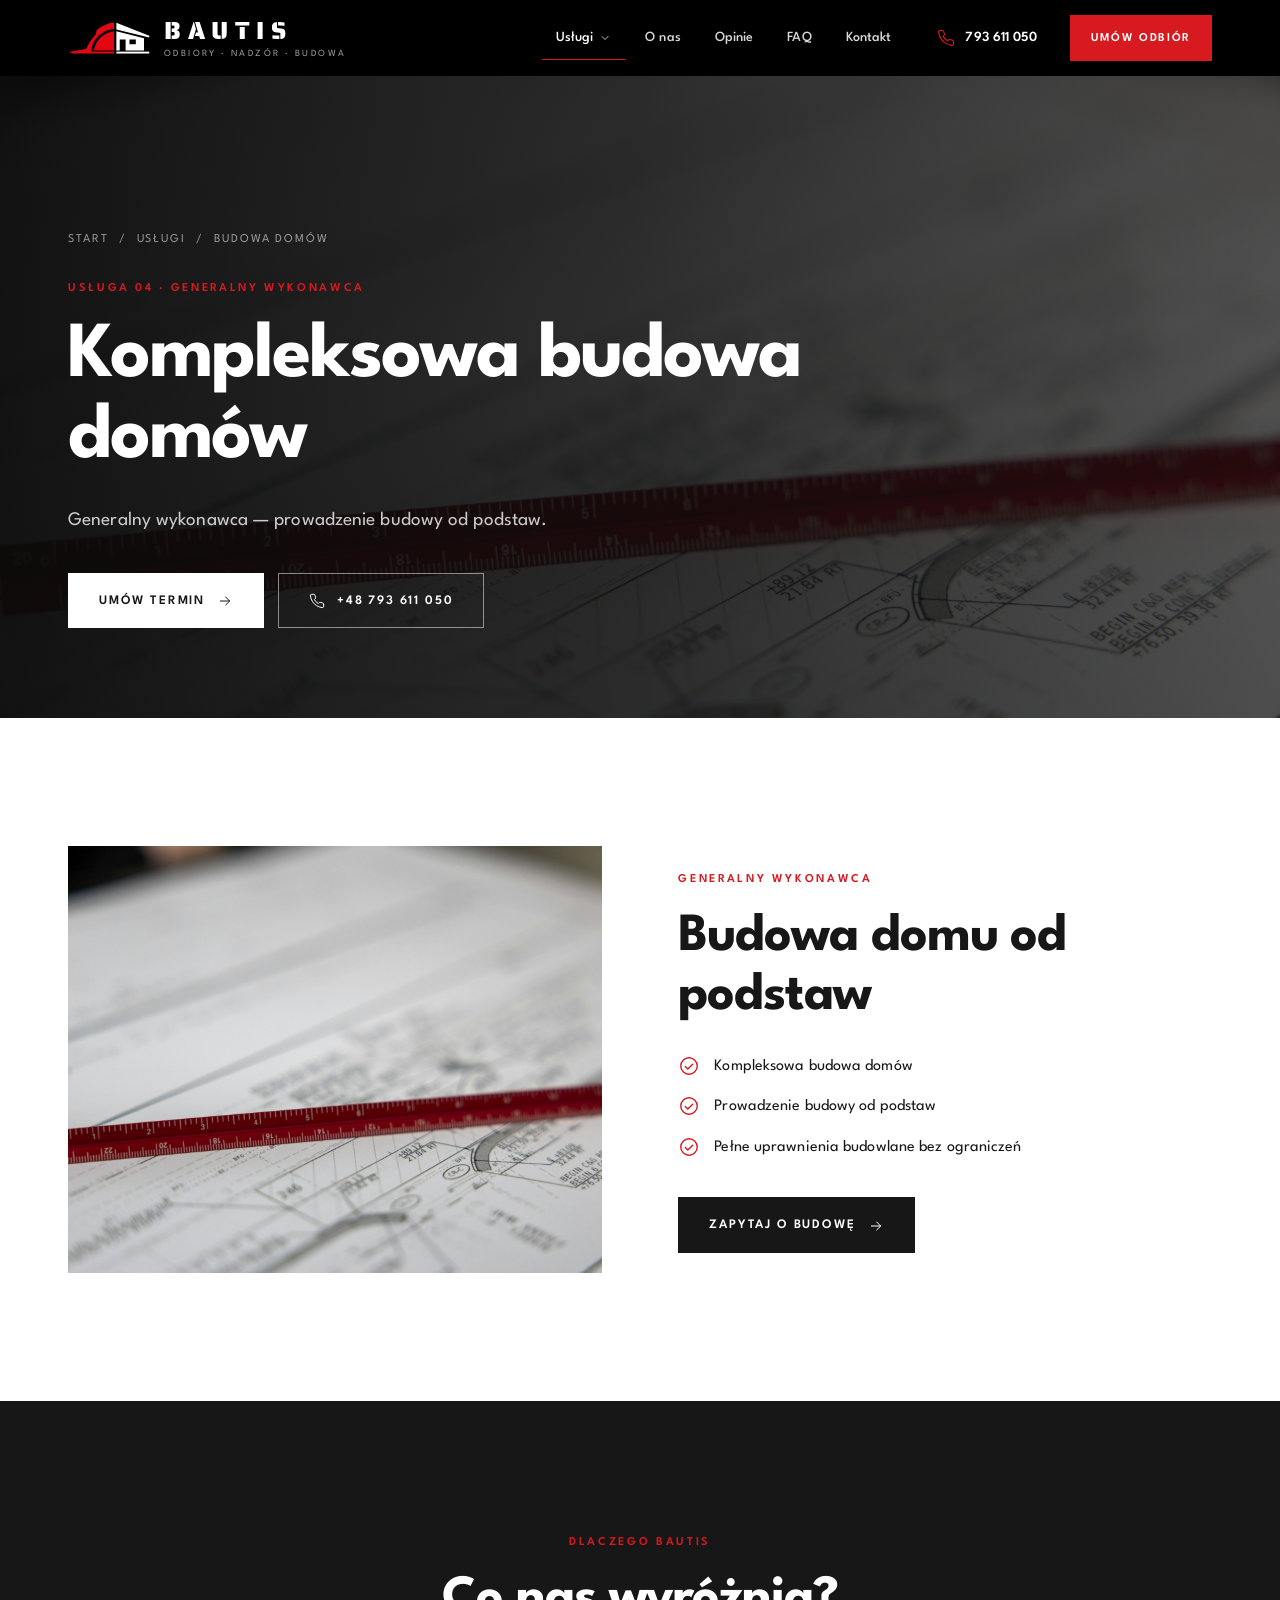
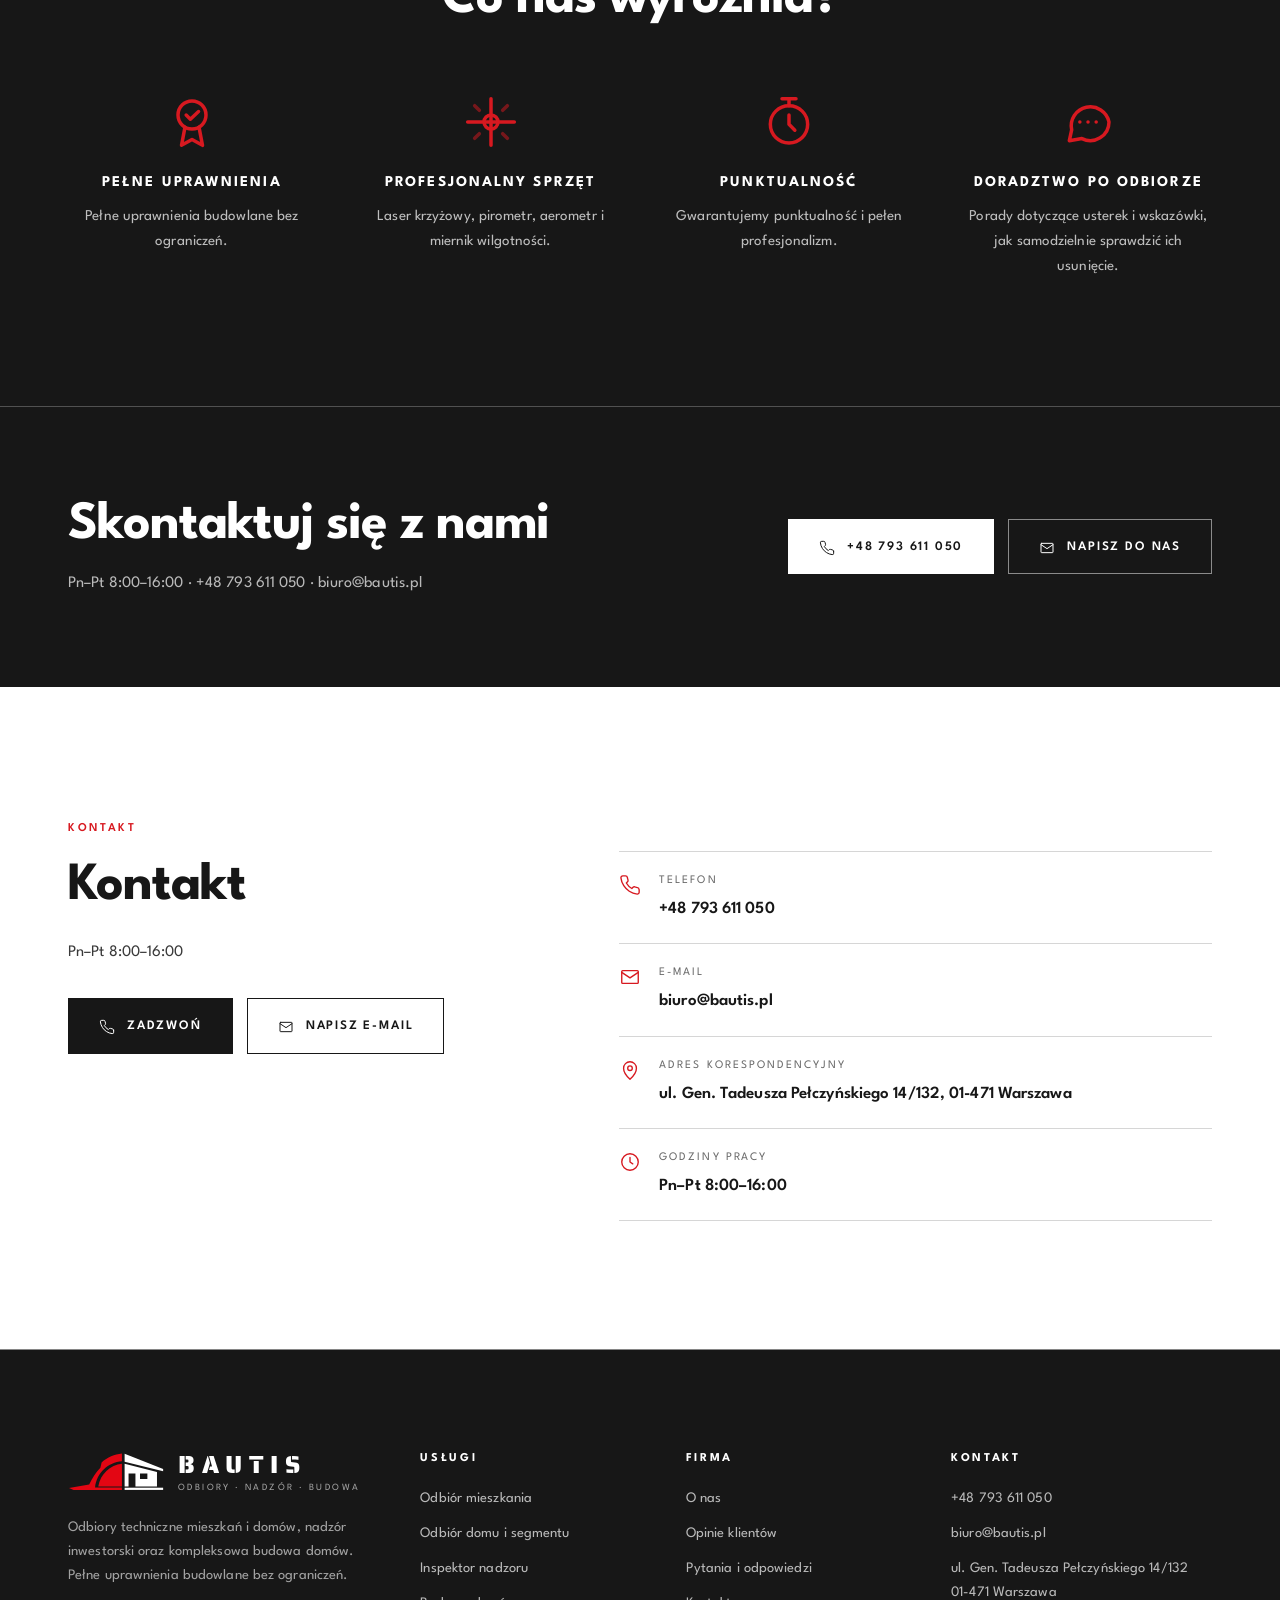
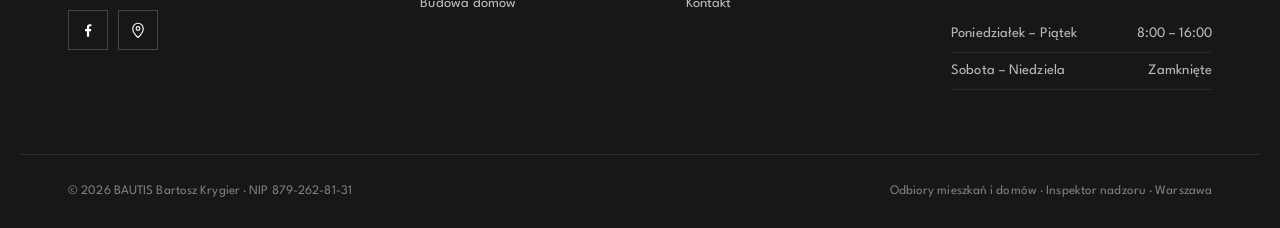
<file: budowa-domow.html>
<!DOCTYPE html>
<html lang="pl">
<head>
<meta charset="utf-8">
<meta name="viewport" content="width=device-width, initial-scale=1">
<title>Budowa domów — generalny wykonawca | BAUTIS</title>
<meta name="description" content="Kompleksowa budowa domów — generalny wykonawca. Prowadzenie budowy od podstaw. Pełne uprawnienia budowlane bez ograniczeń.">
<link rel="canonical" href="https://bautis.pl/budowa-domow.html">
<meta property="og:title" content="Budowa domów — generalny wykonawca | BAUTIS">
<meta property="og:description" content="Kompleksowa budowa domów — generalny wykonawca. Prowadzenie budowy od podstaw. Pełne uprawnienia budowlane bez ograniczeń.">
<meta property="og:type" content="website">
<meta property="og:image" content="https://bautis.pl/wp-content/uploads/2024/03/building-plans-in-hand-1536x1024.jpg">
<meta name="theme-color" content="#000000">
<link rel="icon" type="image/png" href="assets/img/logo-bautis.png">
<link rel="preconnect" href="https://fonts.googleapis.com">
<link rel="preconnect" href="https://fonts.gstatic.com" crossorigin>
<link href="https://fonts.googleapis.com/css2?family=League+Spartan:wght@200;300;400;500;600;700&family=Saira+Stencil+One&display=swap" rel="stylesheet">
<link rel="stylesheet" href="assets/css/style.css">
<script type="application/ld+json">{"@context":"https://schema.org","@type":"HomeAndConstructionBusiness","name":"BAUTIS Bartosz Krygier","description":"Odbiory mieszkań i domów, inspektor nadzoru inwestorskiego, generalny wykonawca domów.","telephone":"+48 793 611 050","email":"biuro@bautis.pl","url":"https://bautis.pl","image":"https://bautis.pl/wp-content/uploads/2024/03/building-plans-in-hand-1536x1024.jpg","address":{"@type":"PostalAddress","streetAddress":"Gen. Tadeusza Pełczyńskiego 14/132","postalCode":"01-471","addressLocality":"Warszawa","addressCountry":"PL"},"geo":{"@type":"GeoCoordinates","latitude":52.2424706,"longitude":20.9087483},"openingHoursSpecification":[{"@type":"OpeningHoursSpecification","dayOfWeek":["Monday","Tuesday","Wednesday","Thursday","Friday"],"opens":"08:00","closes":"16:00"}],"aggregateRating":{"@type":"AggregateRating","ratingValue":"4.9","reviewCount":38},"sameAs":["https://www.facebook.com/BAUTIS.Budownictwo"]}</script>
</head>
<body>

<header class="header">
  <div class="container header__inner">
    <a href="index.html" class="logo " aria-label="BAUTIS — strona główna">
  <span class="logo__mark"><svg class="logo__svg" viewBox="120 225 780 305" aria-hidden="true">
  <g fill="#e30613">
    <path d="M128 510 L292 482 C318 425 348 382 383 345 L393 302 C440 262 498 236 558 230 L558 292 C448 300 352 385 340 505 L558 505 L558 525 L165 525 Z"/>
    <path d="M366 497 C382 398 462 322 558 313 L558 497 Z"/>
  </g>
  <g fill="currentColor">
    <path d="M580 232 L893 355 L893 373 L580 297 Z"/>
    <path fill-rule="evenodd" d="M580 313 L843 380 L843 497 L668 497 L668 392 L612 392 L612 497 L580 497 Z M705 392 L765 392 L765 437 L705 437 Z"/>
    <rect x="580" y="507" width="313" height="18"/>
  </g>
</svg></span>
  <span class="logo__text"><span class="logo__name">BAUTIS</span><span class="logo__sub">Odbiory · Nadzór · Budowa</span></span>
</a>
    <nav class="nav" aria-label="Główna nawigacja">
      <ul class="nav__list">
        <li class="nav__item">
          <a href="uslugi.html" class="nav__link is-active">Usługi <svg viewBox="0 0 24 24" fill="none" stroke="currentColor" stroke-width="1.5" stroke-linecap="round" stroke-linejoin="round" aria-hidden="true"><path d="M6 9l6 6 6-6"/></svg></a>
          <div class="dropdown">
            <a href="odbior-mieszkania.html">Odbiór mieszkania<small>Stan deweloperski, lokale usługowe</small></a><a href="odbior-domu.html">Odbiór domu i segmentu<small>Domy i segmenty</small></a><a href="inspektor-nadzoru.html">Inspektor nadzoru<small>Nadzór inwestorski na budowie</small></a><a href="budowa-domow.html">Budowa domów<small>Generalny wykonawca</small></a>
          </div>
        </li>
        <li><a href="o-nas.html" class="nav__link">O nas</a></li>
        <li><a href="opinie.html" class="nav__link">Opinie</a></li>
        <li><a href="faq.html" class="nav__link">FAQ</a></li>
        <li><a href="kontakt.html" class="nav__link">Kontakt</a></li>
      </ul>
    </nav>
    <a href="tel:+48793611050" class="header__phone"><svg viewBox="0 0 24 24" fill="none" stroke="currentColor" stroke-width="1.5" stroke-linecap="round" stroke-linejoin="round" aria-hidden="true"><path d="M22 16.9v3a2 2 0 0 1-2.2 2 19.8 19.8 0 0 1-8.6-3.1 19.5 19.5 0 0 1-6-6A19.8 19.8 0 0 1 2.1 4.2 2 2 0 0 1 4.1 2h3a2 2 0 0 1 2 1.7c.1.9.4 1.8.7 2.7a2 2 0 0 1-.5 2.1L8 9.8a16 16 0 0 0 6 6l1.3-1.3a2 2 0 0 1 2.1-.4c.9.3 1.8.6 2.7.7a2 2 0 0 1 1.7 2z"/></svg>793 611 050</a>
    <a href="kontakt.html" class="btn btn--accent">Umów odbiór</a>
    <button class="burger" aria-label="Otwórz menu" aria-expanded="false"><span></span><span></span><span></span></button>
  </div>
</header>
<nav class="mobile-nav" aria-label="Menu mobilne">
  <a href="index.html">Strona główna</a>
  <a href="uslugi.html">Usługi</a>
  <div class="sub"><a href="odbior-mieszkania.html">Odbiór mieszkania</a><a href="odbior-domu.html">Odbiór domu i segmentu</a><a href="inspektor-nadzoru.html">Inspektor nadzoru</a><a href="budowa-domow.html">Budowa domów</a></div>
  <a href="o-nas.html">O nas</a>
  <a href="opinie.html">Opinie</a>
  <a href="faq.html">FAQ</a>
  <a href="kontakt.html">Kontakt</a>
  <a href="tel:+48793611050" class="btn btn--accent"><svg viewBox="0 0 24 24" fill="none" stroke="currentColor" stroke-width="1.5" stroke-linecap="round" stroke-linejoin="round" aria-hidden="true"><path d="M22 16.9v3a2 2 0 0 1-2.2 2 19.8 19.8 0 0 1-8.6-3.1 19.5 19.5 0 0 1-6-6A19.8 19.8 0 0 1 2.1 4.2 2 2 0 0 1 4.1 2h3a2 2 0 0 1 2 1.7c.1.9.4 1.8.7 2.7a2 2 0 0 1-.5 2.1L8 9.8a16 16 0 0 0 6 6l1.3-1.3a2 2 0 0 1 2.1-.4c.9.3 1.8.6 2.7.7a2 2 0 0 1 1.7 2z"/></svg> Zadzwoń: +48 793 611 050</a>
</nav>
<main>


<section class="page-hero ">
  <div class="page-hero__media"><img src="assets/img/ruler-blueprint.jpg" alt="" loading="eager"></div>
  <div class="container">
    <div class="page-hero__inner">
      <div class="breadcrumbs"><a href="index.html">Start</a><span>/</span><a href="uslugi.html">Usługi</a><span>/</span>Budowa domów</div>
      <span class="eyebrow">Usługa 04 · Generalny wykonawca</span>
      <h1 class="h-xl">Kompleksowa budowa domów</h1>
      <p>Generalny wykonawca — prowadzenie budowy od podstaw.</p>
      <div class="hero__ctas">
        <a href="kontakt.html" class="btn btn--light">Umów termin <svg viewBox="0 0 24 24" fill="none" stroke="currentColor" stroke-width="1.5" stroke-linecap="round" stroke-linejoin="round" aria-hidden="true"><path d="M5 12h14M13 6l6 6-6 6"/></svg></a>
        <a href="tel:+48793611050" class="btn btn--ghost-light"><svg viewBox="0 0 24 24" fill="none" stroke="currentColor" stroke-width="1.5" stroke-linecap="round" stroke-linejoin="round" aria-hidden="true"><path d="M22 16.9v3a2 2 0 0 1-2.2 2 19.8 19.8 0 0 1-8.6-3.1 19.5 19.5 0 0 1-6-6A19.8 19.8 0 0 1 2.1 4.2 2 2 0 0 1 4.1 2h3a2 2 0 0 1 2 1.7c.1.9.4 1.8.7 2.7a2 2 0 0 1-.5 2.1L8 9.8a16 16 0 0 0 6 6l1.3-1.3a2 2 0 0 1 2.1-.4c.9.3 1.8.6 2.7.7a2 2 0 0 1 1.7 2z"/></svg> +48 793 611 050</a>
      </div>
    </div>
  </div>
</section>

<section class="section">
  <div class="container split">
    <div class="split__media reveal"><img src="assets/img/ruler-blueprint.jpg" alt="Linijka na projekcie budowlanym" loading="lazy"></div>
    <div class="reveal reveal-d1">
      <span class="eyebrow">Generalny wykonawca</span>
      <h2 class="h-lg">Budowa domu od podstaw</h2>
      <ul class="checks">
        <li><svg viewBox="0 0 24 24" fill="none" stroke="currentColor" stroke-width="1.5" stroke-linecap="round" stroke-linejoin="round" aria-hidden="true"><circle cx="12" cy="12" r="9"/><path d="M8 12.5l2.7 2.7L16 10"/></svg>Kompleksowa budowa domów</li>
        <li><svg viewBox="0 0 24 24" fill="none" stroke="currentColor" stroke-width="1.5" stroke-linecap="round" stroke-linejoin="round" aria-hidden="true"><circle cx="12" cy="12" r="9"/><path d="M8 12.5l2.7 2.7L16 10"/></svg>Prowadzenie budowy od podstaw</li>
        <li><svg viewBox="0 0 24 24" fill="none" stroke="currentColor" stroke-width="1.5" stroke-linecap="round" stroke-linejoin="round" aria-hidden="true"><circle cx="12" cy="12" r="9"/><path d="M8 12.5l2.7 2.7L16 10"/></svg>Pełne uprawnienia budowlane bez ograniczeń</li>
      </ul>
      <a href="kontakt.html" class="btn">Zapytaj o budowę <svg viewBox="0 0 24 24" fill="none" stroke="currentColor" stroke-width="1.5" stroke-linecap="round" stroke-linejoin="round" aria-hidden="true"><path d="M5 12h14M13 6l6 6-6 6"/></svg></a>
    </div>
  </div>
</section>


<section class="section section--dark">
  <div class="container">
    <div class="section-head section-head--center reveal">
      <span class="eyebrow">Dlaczego BAUTIS</span>
      <h2 class="h-lg">Co nas wyróżnia?</h2>
    </div>
    <div class="features">
      <div class="feature reveal"><div class="feature__icon"><svg viewBox="0 0 24 24" fill="none" stroke="currentColor" stroke-width="1.5" stroke-linecap="round" stroke-linejoin="round" aria-hidden="true"><circle cx="12" cy="9" r="6"/><path d="M9 14.2L7.5 22 12 19.5 16.5 22 15 14.2"/><path d="M9.5 9l1.8 1.8L14.8 7.5"/></svg></div><h3>Pełne uprawnienia</h3><p>Pełne uprawnienia budowlane bez ograniczeń.</p></div>
      <div class="feature reveal reveal-d1"><div class="feature__icon"><svg viewBox="0 0 24 24" fill="none" stroke="currentColor" stroke-width="1.5" stroke-linecap="round" stroke-linejoin="round" aria-hidden="true"><path d="M12 2v20M2 12h20"/><circle cx="12" cy="12" r="3"/><path d="M5 5l2 2M17 17l2 2M19 5l-2 2M7 17l-2 2" opacity=".5"/></svg></div><h3>Profesjonalny sprzęt</h3><p>Laser krzyżowy, pirometr, aerometr i miernik wilgotności.</p></div>
      <div class="feature reveal reveal-d2"><div class="feature__icon"><svg viewBox="0 0 24 24" fill="none" stroke="currentColor" stroke-width="1.5" stroke-linecap="round" stroke-linejoin="round" aria-hidden="true"><circle cx="12" cy="13" r="8"/><path d="M12 9v4l2.5 2.5M9 2h6M12 2v3"/></svg></div><h3>Punktualność</h3><p>Gwarantujemy punktualność i pełen profesjonalizm.</p></div>
      <div class="feature reveal reveal-d3"><div class="feature__icon"><svg viewBox="0 0 24 24" fill="none" stroke="currentColor" stroke-width="1.5" stroke-linecap="round" stroke-linejoin="round" aria-hidden="true"><path d="M21 12a8 8 0 0 1-11.6 7.1L4 20l1-4.6A8 8 0 1 1 21 12z"/><path d="M8.5 12h.01M12 12h.01M15.5 12h.01"/></svg></div><h3>Doradztwo po odbiorze</h3><p>Porady dotyczące usterek i wskazówki, jak samodzielnie sprawdzić ich usunięcie.</p></div>
    </div>
  </div>
</section>

<section class="cta-band">
  <div class="container cta-band__inner">
    <div class="reveal">
      <h2 class="h-lg">Skontaktuj się z nami</h2>
      <p>Pn–Pt 8:00–16:00 · +48 793 611 050 · biuro@bautis.pl</p>
    </div>
    <div class="cta-band__actions reveal reveal-d1">
      <a href="tel:+48793611050" class="btn btn--light"><svg viewBox="0 0 24 24" fill="none" stroke="currentColor" stroke-width="1.5" stroke-linecap="round" stroke-linejoin="round" aria-hidden="true"><path d="M22 16.9v3a2 2 0 0 1-2.2 2 19.8 19.8 0 0 1-8.6-3.1 19.5 19.5 0 0 1-6-6A19.8 19.8 0 0 1 2.1 4.2 2 2 0 0 1 4.1 2h3a2 2 0 0 1 2 1.7c.1.9.4 1.8.7 2.7a2 2 0 0 1-.5 2.1L8 9.8a16 16 0 0 0 6 6l1.3-1.3a2 2 0 0 1 2.1-.4c.9.3 1.8.6 2.7.7a2 2 0 0 1 1.7 2z"/></svg> +48 793 611 050</a>
      <a href="mailto:biuro@bautis.pl" class="btn btn--ghost-light"><svg viewBox="0 0 24 24" fill="none" stroke="currentColor" stroke-width="1.5" stroke-linecap="round" stroke-linejoin="round" aria-hidden="true"><rect x="3" y="5" width="18" height="14" rx="1"/><path d="M3 7l9 6 9-6"/></svg> Napisz do nas</a>
    </div>
  </div>
</section>

<section class="section " id="kontakt">
  <div class="container contact">
    <div class="contact__info reveal">
      <span class="eyebrow">Kontakt</span>
      <h2 class="h-lg">Kontakt</h2>
      <p>Pn–Pt 8:00–16:00</p>
      <div class="hero__ctas" style="margin-top:32px">
        <a href="tel:+48793611050" class="btn"><svg viewBox="0 0 24 24" fill="none" stroke="currentColor" stroke-width="1.5" stroke-linecap="round" stroke-linejoin="round" aria-hidden="true"><path d="M22 16.9v3a2 2 0 0 1-2.2 2 19.8 19.8 0 0 1-8.6-3.1 19.5 19.5 0 0 1-6-6A19.8 19.8 0 0 1 2.1 4.2 2 2 0 0 1 4.1 2h3a2 2 0 0 1 2 1.7c.1.9.4 1.8.7 2.7a2 2 0 0 1-.5 2.1L8 9.8a16 16 0 0 0 6 6l1.3-1.3a2 2 0 0 1 2.1-.4c.9.3 1.8.6 2.7.7a2 2 0 0 1 1.7 2z"/></svg> Zadzwoń</a>
        <a href="mailto:biuro@bautis.pl" class="btn btn--ghost"><svg viewBox="0 0 24 24" fill="none" stroke="currentColor" stroke-width="1.5" stroke-linecap="round" stroke-linejoin="round" aria-hidden="true"><rect x="3" y="5" width="18" height="14" rx="1"/><path d="M3 7l9 6 9-6"/></svg> Napisz e-mail</a>
      </div>
    </div>
    <div class="reveal reveal-d1">
<ul class="contact-list">
  <li><svg viewBox="0 0 24 24" fill="none" stroke="currentColor" stroke-width="1.5" stroke-linecap="round" stroke-linejoin="round" aria-hidden="true"><path d="M22 16.9v3a2 2 0 0 1-2.2 2 19.8 19.8 0 0 1-8.6-3.1 19.5 19.5 0 0 1-6-6A19.8 19.8 0 0 1 2.1 4.2 2 2 0 0 1 4.1 2h3a2 2 0 0 1 2 1.7c.1.9.4 1.8.7 2.7a2 2 0 0 1-.5 2.1L8 9.8a16 16 0 0 0 6 6l1.3-1.3a2 2 0 0 1 2.1-.4c.9.3 1.8.6 2.7.7a2 2 0 0 1 1.7 2z"/></svg><div><small>Telefon</small><a href="tel:+48793611050">+48 793 611 050</a></div></li>
  <li><svg viewBox="0 0 24 24" fill="none" stroke="currentColor" stroke-width="1.5" stroke-linecap="round" stroke-linejoin="round" aria-hidden="true"><rect x="3" y="5" width="18" height="14" rx="1"/><path d="M3 7l9 6 9-6"/></svg><div><small>E-mail</small><a href="mailto:biuro@bautis.pl">biuro@bautis.pl</a></div></li>
  <li><svg viewBox="0 0 24 24" fill="none" stroke="currentColor" stroke-width="1.5" stroke-linecap="round" stroke-linejoin="round" aria-hidden="true"><path d="M12 22s7-6.2 7-12a7 7 0 1 0-14 0c0 5.8 7 12 7 12z"/><circle cx="12" cy="10" r="2.5"/></svg><div><small>Adres korespondencyjny</small><strong>ul. Gen. Tadeusza Pełczyńskiego 14/132, 01-471 Warszawa</strong></div></li>
  <li><svg viewBox="0 0 24 24" fill="none" stroke="currentColor" stroke-width="1.5" stroke-linecap="round" stroke-linejoin="round" aria-hidden="true"><circle cx="12" cy="12" r="9"/><path d="M12 7v5l3 2"/></svg><div><small>Godziny pracy</small><strong>Pn–Pt 8:00–16:00</strong></div></li>
</ul></div>
  </div>
</section>

</main>

<footer class="footer">
  <div class="container">
    <div class="footer__grid">
      <div>
        <a href="index.html" class="logo " aria-label="BAUTIS — strona główna">
  <span class="logo__mark"><svg class="logo__svg" viewBox="120 225 780 305" aria-hidden="true">
  <g fill="#e30613">
    <path d="M128 510 L292 482 C318 425 348 382 383 345 L393 302 C440 262 498 236 558 230 L558 292 C448 300 352 385 340 505 L558 505 L558 525 L165 525 Z"/>
    <path d="M366 497 C382 398 462 322 558 313 L558 497 Z"/>
  </g>
  <g fill="currentColor">
    <path d="M580 232 L893 355 L893 373 L580 297 Z"/>
    <path fill-rule="evenodd" d="M580 313 L843 380 L843 497 L668 497 L668 392 L612 392 L612 497 L580 497 Z M705 392 L765 392 L765 437 L705 437 Z"/>
    <rect x="580" y="507" width="313" height="18"/>
  </g>
</svg></span>
  <span class="logo__text"><span class="logo__name">BAUTIS</span><span class="logo__sub">Odbiory · Nadzór · Budowa</span></span>
</a>
        <p>Odbiory techniczne mieszkań i domów, nadzór inwestorski oraz kompleksowa budowa domów. Pełne uprawnienia budowlane bez ograniczeń.</p>
        <div class="footer__social">
          <a href="https://www.facebook.com/BAUTIS.Budownictwo" target="_blank" rel="noopener" aria-label="Facebook"><svg viewBox="0 0 24 24" fill="currentColor" aria-hidden="true"><path d="M13.5 21v-7.5h2.5l.4-3h-2.9V8.6c0-.9.3-1.5 1.5-1.5h1.5V4.4c-.3 0-1.2-.1-2.2-.1-2.2 0-3.7 1.3-3.7 3.8v2.4H8v3h2.6V21z"/></svg></a>
          <a href="https://www.google.com/maps/place/Bautis+Bartosz+Krygier/@52.2424706,20.9087483,17z/data=!4m6!3m5!1s0x471ecb4dfaeca03b:0x73bf1cdc335eae63!8m2!3d52.2424706!4d20.9087483!16s%2Fg%2F11h_k3vt44" target="_blank" rel="noopener" aria-label="Wizytówka Google"><svg viewBox="0 0 24 24" fill="none" stroke="currentColor" stroke-width="1.5" stroke-linecap="round" stroke-linejoin="round" aria-hidden="true"><path d="M12 22s7-6.2 7-12a7 7 0 1 0-14 0c0 5.8 7 12 7 12z"/><circle cx="12" cy="10" r="2.5"/></svg></a>
        </div>
      </div>
      <div>
        <h4>Usługi</h4>
        <ul><li><a href="odbior-mieszkania.html">Odbiór mieszkania</a></li><li><a href="odbior-domu.html">Odbiór domu i segmentu</a></li><li><a href="inspektor-nadzoru.html">Inspektor nadzoru</a></li><li><a href="budowa-domow.html">Budowa domów</a></li></ul>
      </div>
      <div>
        <h4>Firma</h4>
        <ul>
          <li><a href="o-nas.html">O nas</a></li>
          <li><a href="opinie.html">Opinie klientów</a></li>
          <li><a href="faq.html">Pytania i odpowiedzi</a></li>
          <li><a href="kontakt.html">Kontakt</a></li>
        </ul>
      </div>
      <div>
        <h4>Kontakt</h4>
        <ul>
          <li><a href="tel:+48793611050">+48 793 611 050</a></li>
          <li><a href="mailto:biuro@bautis.pl">biuro@bautis.pl</a></li>
          <li>ul. Gen. Tadeusza Pełczyńskiego 14/132<br>01-471 Warszawa</li>
        </ul>
        <div class="footer__hours">
          <div><span>Poniedziałek – Piątek</span><span>8:00 – 16:00</span></div>
          <div><span>Sobota – Niedziela</span><span>Zamknięte</span></div>
        </div>
      </div>
    </div>
  </div>
  <div class="container footer__bottom">
    <span>© <span data-year>2026</span> BAUTIS Bartosz Krygier · NIP 879-262-81-31</span>
    <span>Odbiory mieszkań i domów · Inspektor nadzoru · Warszawa</span>
  </div>
</footer>
<a href="tel:+48793611050" class="fab" aria-label="Zadzwoń"><svg viewBox="0 0 24 24" fill="none" stroke="currentColor" stroke-width="1.5" stroke-linecap="round" stroke-linejoin="round" aria-hidden="true"><path d="M22 16.9v3a2 2 0 0 1-2.2 2 19.8 19.8 0 0 1-8.6-3.1 19.5 19.5 0 0 1-6-6A19.8 19.8 0 0 1 2.1 4.2 2 2 0 0 1 4.1 2h3a2 2 0 0 1 2 1.7c.1.9.4 1.8.7 2.7a2 2 0 0 1-.5 2.1L8 9.8a16 16 0 0 0 6 6l1.3-1.3a2 2 0 0 1 2.1-.4c.9.3 1.8.6 2.7.7a2 2 0 0 1 1.7 2z"/></svg></a>
<script src="assets/js/main.js" defer></script>
</body>
</html>
</file>
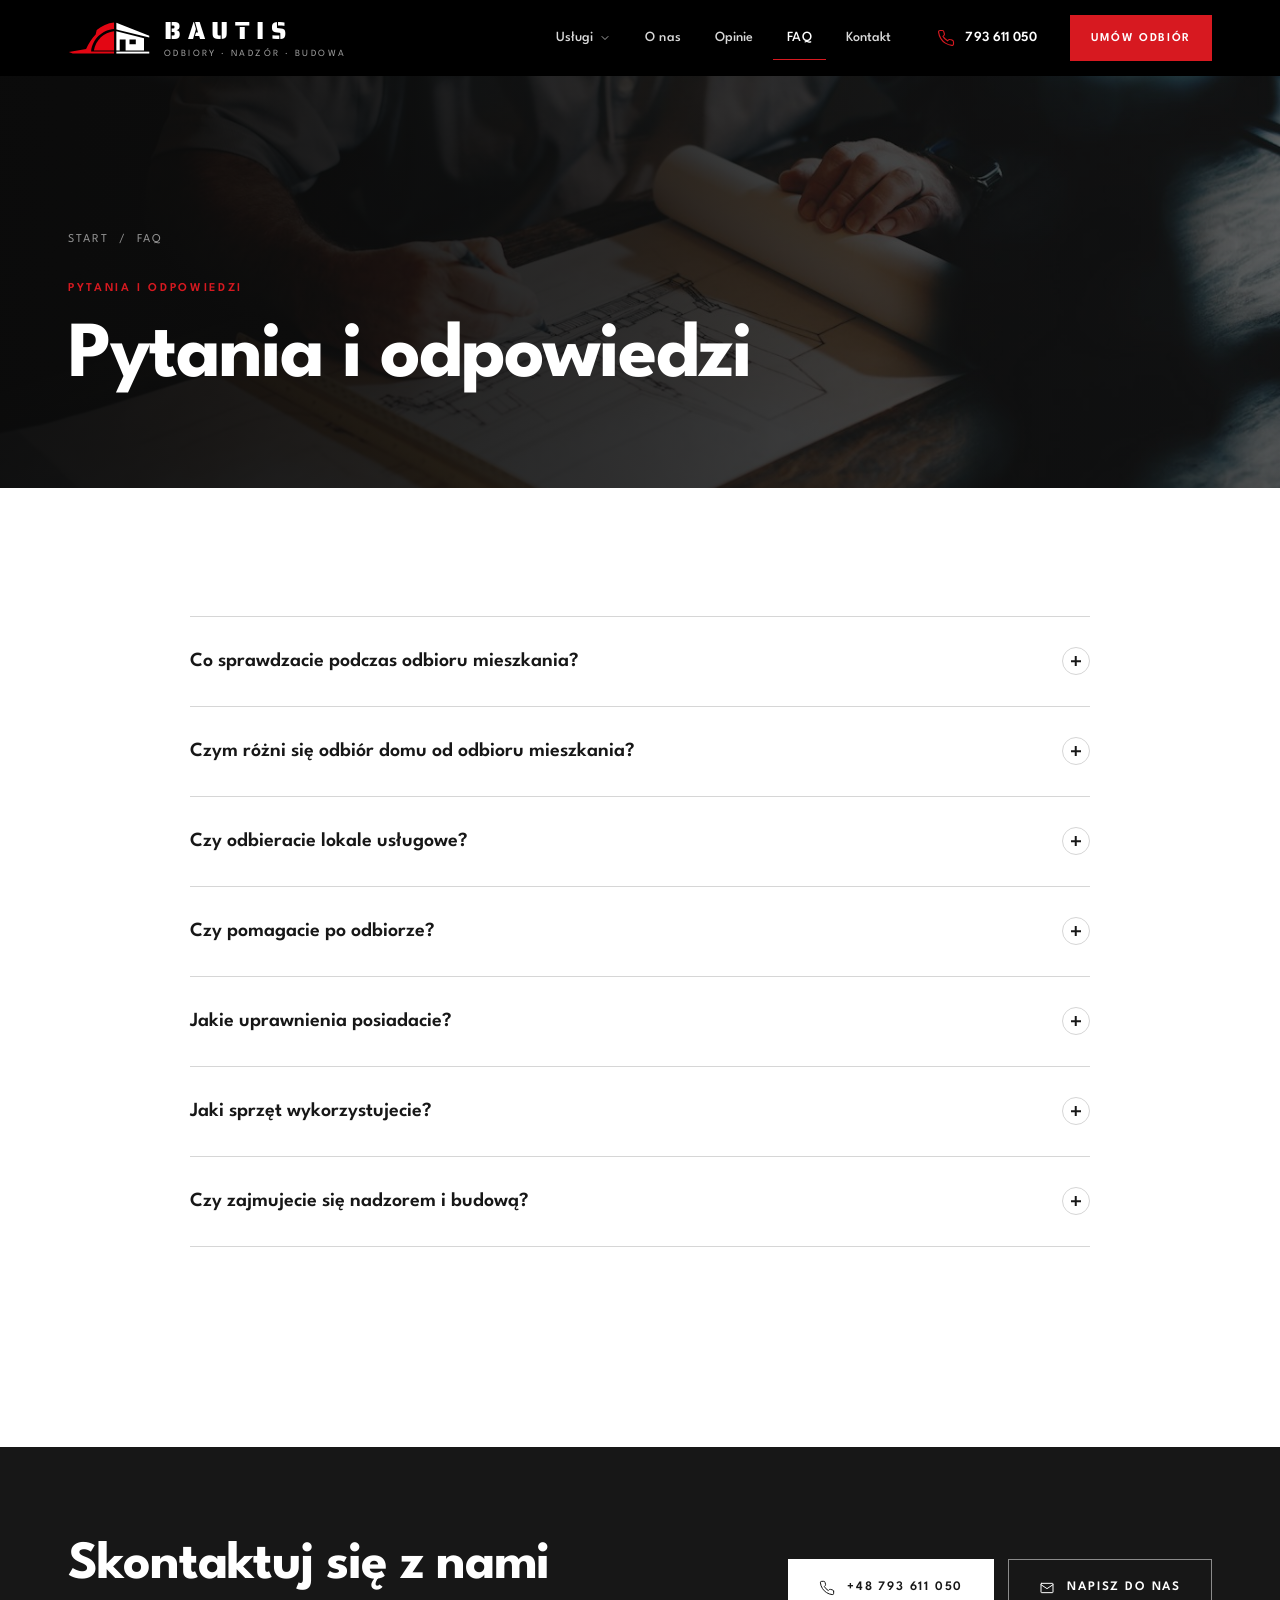
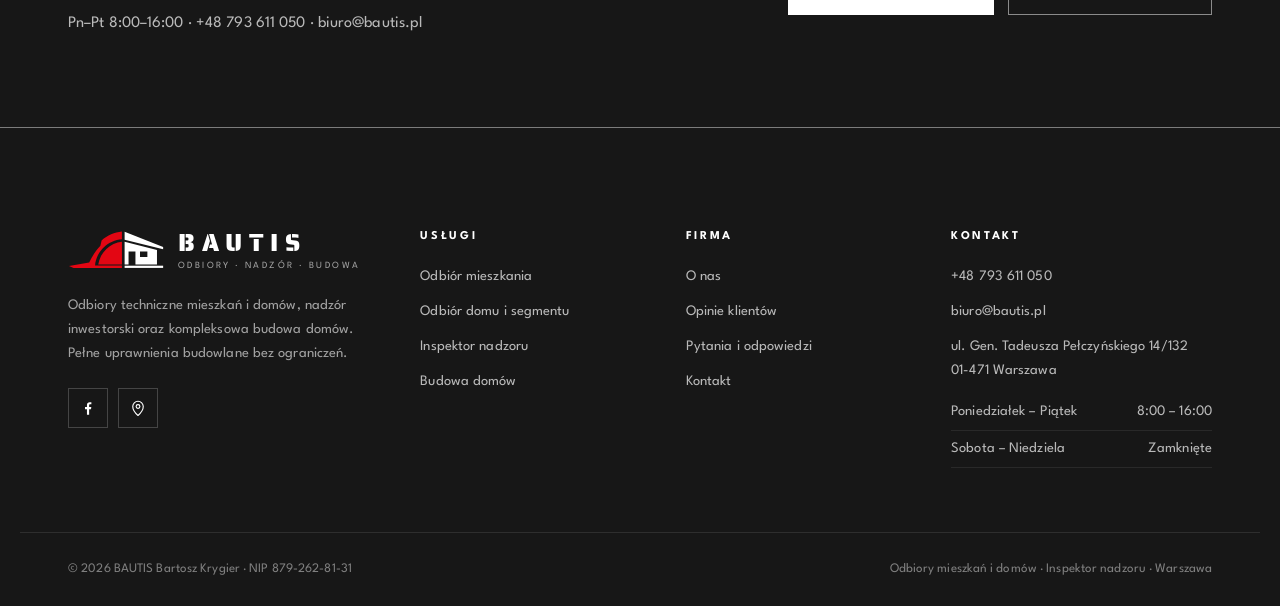
<file: faq.html>
<!DOCTYPE html>
<html lang="pl">
<head>
<meta charset="utf-8">
<meta name="viewport" content="width=device-width, initial-scale=1">
<title>FAQ — odbiory i inspektor nadzoru | BAUTIS</title>
<meta name="description" content="Pytania i odpowiedzi: zakres odbioru mieszkania i domu, lokale usługowe, doradztwo po odbiorze, uprawnienia.">
<link rel="canonical" href="https://bautis.pl/faq.html">
<meta property="og:title" content="FAQ — odbiory i inspektor nadzoru | BAUTIS">
<meta property="og:description" content="Pytania i odpowiedzi: zakres odbioru mieszkania i domu, lokale usługowe, doradztwo po odbiorze, uprawnienia.">
<meta property="og:type" content="website">
<meta property="og:image" content="https://bautis.pl/wp-content/uploads/2024/03/building-plans-in-hand-1536x1024.jpg">
<meta name="theme-color" content="#000000">
<link rel="icon" type="image/png" href="assets/img/logo-bautis.png">
<link rel="preconnect" href="https://fonts.googleapis.com">
<link rel="preconnect" href="https://fonts.gstatic.com" crossorigin>
<link href="https://fonts.googleapis.com/css2?family=League+Spartan:wght@200;300;400;500;600;700&family=Saira+Stencil+One&display=swap" rel="stylesheet">
<link rel="stylesheet" href="assets/css/style.css">
<script type="application/ld+json">{"@context":"https://schema.org","@type":"HomeAndConstructionBusiness","name":"BAUTIS Bartosz Krygier","description":"Odbiory mieszkań i domów, inspektor nadzoru inwestorskiego, generalny wykonawca domów.","telephone":"+48 793 611 050","email":"biuro@bautis.pl","url":"https://bautis.pl","image":"https://bautis.pl/wp-content/uploads/2024/03/building-plans-in-hand-1536x1024.jpg","address":{"@type":"PostalAddress","streetAddress":"Gen. Tadeusza Pełczyńskiego 14/132","postalCode":"01-471","addressLocality":"Warszawa","addressCountry":"PL"},"geo":{"@type":"GeoCoordinates","latitude":52.2424706,"longitude":20.9087483},"openingHoursSpecification":[{"@type":"OpeningHoursSpecification","dayOfWeek":["Monday","Tuesday","Wednesday","Thursday","Friday"],"opens":"08:00","closes":"16:00"}],"aggregateRating":{"@type":"AggregateRating","ratingValue":"4.9","reviewCount":38},"sameAs":["https://www.facebook.com/BAUTIS.Budownictwo"]}</script>
</head>
<body>

<header class="header">
  <div class="container header__inner">
    <a href="index.html" class="logo " aria-label="BAUTIS — strona główna">
  <span class="logo__mark"><svg class="logo__svg" viewBox="120 225 780 305" aria-hidden="true">
  <g fill="#e30613">
    <path d="M128 510 L292 482 C318 425 348 382 383 345 L393 302 C440 262 498 236 558 230 L558 292 C448 300 352 385 340 505 L558 505 L558 525 L165 525 Z"/>
    <path d="M366 497 C382 398 462 322 558 313 L558 497 Z"/>
  </g>
  <g fill="currentColor">
    <path d="M580 232 L893 355 L893 373 L580 297 Z"/>
    <path fill-rule="evenodd" d="M580 313 L843 380 L843 497 L668 497 L668 392 L612 392 L612 497 L580 497 Z M705 392 L765 392 L765 437 L705 437 Z"/>
    <rect x="580" y="507" width="313" height="18"/>
  </g>
</svg></span>
  <span class="logo__text"><span class="logo__name">BAUTIS</span><span class="logo__sub">Odbiory · Nadzór · Budowa</span></span>
</a>
    <nav class="nav" aria-label="Główna nawigacja">
      <ul class="nav__list">
        <li class="nav__item">
          <a href="uslugi.html" class="nav__link">Usługi <svg viewBox="0 0 24 24" fill="none" stroke="currentColor" stroke-width="1.5" stroke-linecap="round" stroke-linejoin="round" aria-hidden="true"><path d="M6 9l6 6 6-6"/></svg></a>
          <div class="dropdown">
            <a href="odbior-mieszkania.html">Odbiór mieszkania<small>Stan deweloperski, lokale usługowe</small></a><a href="odbior-domu.html">Odbiór domu i segmentu<small>Domy i segmenty</small></a><a href="inspektor-nadzoru.html">Inspektor nadzoru<small>Nadzór inwestorski na budowie</small></a><a href="budowa-domow.html">Budowa domów<small>Generalny wykonawca</small></a>
          </div>
        </li>
        <li><a href="o-nas.html" class="nav__link">O nas</a></li>
        <li><a href="opinie.html" class="nav__link">Opinie</a></li>
        <li><a href="faq.html" class="nav__link is-active">FAQ</a></li>
        <li><a href="kontakt.html" class="nav__link">Kontakt</a></li>
      </ul>
    </nav>
    <a href="tel:+48793611050" class="header__phone"><svg viewBox="0 0 24 24" fill="none" stroke="currentColor" stroke-width="1.5" stroke-linecap="round" stroke-linejoin="round" aria-hidden="true"><path d="M22 16.9v3a2 2 0 0 1-2.2 2 19.8 19.8 0 0 1-8.6-3.1 19.5 19.5 0 0 1-6-6A19.8 19.8 0 0 1 2.1 4.2 2 2 0 0 1 4.1 2h3a2 2 0 0 1 2 1.7c.1.9.4 1.8.7 2.7a2 2 0 0 1-.5 2.1L8 9.8a16 16 0 0 0 6 6l1.3-1.3a2 2 0 0 1 2.1-.4c.9.3 1.8.6 2.7.7a2 2 0 0 1 1.7 2z"/></svg>793 611 050</a>
    <a href="kontakt.html" class="btn btn--accent">Umów odbiór</a>
    <button class="burger" aria-label="Otwórz menu" aria-expanded="false"><span></span><span></span><span></span></button>
  </div>
</header>
<nav class="mobile-nav" aria-label="Menu mobilne">
  <a href="index.html">Strona główna</a>
  <a href="uslugi.html">Usługi</a>
  <div class="sub"><a href="odbior-mieszkania.html">Odbiór mieszkania</a><a href="odbior-domu.html">Odbiór domu i segmentu</a><a href="inspektor-nadzoru.html">Inspektor nadzoru</a><a href="budowa-domow.html">Budowa domów</a></div>
  <a href="o-nas.html">O nas</a>
  <a href="opinie.html">Opinie</a>
  <a href="faq.html">FAQ</a>
  <a href="kontakt.html">Kontakt</a>
  <a href="tel:+48793611050" class="btn btn--accent"><svg viewBox="0 0 24 24" fill="none" stroke="currentColor" stroke-width="1.5" stroke-linecap="round" stroke-linejoin="round" aria-hidden="true"><path d="M22 16.9v3a2 2 0 0 1-2.2 2 19.8 19.8 0 0 1-8.6-3.1 19.5 19.5 0 0 1-6-6A19.8 19.8 0 0 1 2.1 4.2 2 2 0 0 1 4.1 2h3a2 2 0 0 1 2 1.7c.1.9.4 1.8.7 2.7a2 2 0 0 1-.5 2.1L8 9.8a16 16 0 0 0 6 6l1.3-1.3a2 2 0 0 1 2.1-.4c.9.3 1.8.6 2.7.7a2 2 0 0 1 1.7 2z"/></svg> Zadzwoń: +48 793 611 050</a>
</nav>
<main>


<section class="page-hero ">
  <div class="page-hero__media"><img src="assets/img/plans-drawing.jpg" alt="" loading="eager"></div>
  <div class="container">
    <div class="page-hero__inner">
      <div class="breadcrumbs"><a href="index.html">Start</a><span>/</span>FAQ</div>
      <span class="eyebrow">Pytania i odpowiedzi</span>
      <h1 class="h-xl">Pytania i odpowiedzi</h1>
      
      
    </div>
  </div>
</section>
<section class="section">
  <div class="container">
    <div class="faq-group reveal">
      <div class="faq"><div class="faq__item">
  <button class="faq__q" aria-expanded="false">Co sprawdzacie podczas odbioru mieszkania?<span class="faq__icon"></span></button>
  <div class="faq__a"><div><p>Ściany, sufity, posadzki, okna, wentylację, drzwi wejściowe i otwory na drzwi wewnętrzne, instalację elektryczną i domofon, instalacje wod-kan i CO, grzejniki (w sezonie grzewczym), balkon, garaż i komórkę lokatorską. Na końcu mierzymy wilgotność ścian i posadzek.</p></div></div>
</div><div class="faq__item">
  <button class="faq__q" aria-expanded="false">Czym różni się odbiór domu od odbioru mieszkania?<span class="faq__icon"></span></button>
  <div class="faq__a"><div><p>Przy domu lub segmencie zakres jest szerszy: dodatkowo poddasze (zabudowy, ocieplenie, okna dachowe), dach, obróbki, kominy, wentylacja grawitacyjna, zagospodarowanie terenu i elewacja.</p></div></div>
</div><div class="faq__item">
  <button class="faq__q" aria-expanded="false">Czy odbieracie lokale usługowe?<span class="faq__icon"></span></button>
  <div class="faq__a"><div><p>Tak — wykonujemy odbiory techniczne mieszkań, segmentów, domów i lokali usługowych.</p></div></div>
</div><div class="faq__item">
  <button class="faq__q" aria-expanded="false">Czy pomagacie po odbiorze?<span class="faq__icon"></span></button>
  <div class="faq__a"><div><p>Tak. Po odbiorze służymy doradztwem technicznym, udzielamy porad dotyczących usterek i podpowiadamy, jak samodzielnie sprawdzić ich usunięcie.</p></div></div>
</div><div class="faq__item">
  <button class="faq__q" aria-expanded="false">Jakie uprawnienia posiadacie?<span class="faq__icon"></span></button>
  <div class="faq__a"><div><p>Pełne uprawnienia budowlane bez ograniczeń.</p></div></div>
</div>
        <div class="faq__item">
  <button class="faq__q" aria-expanded="false">Jaki sprzęt wykorzystujecie?<span class="faq__icon"></span></button>
  <div class="faq__a"><div><p>Laser krzyżowy (piony, poziomy, wysokości, zabudowy, lokalizacje urządzeń i osprzętu elektrycznego), pirometr (montaż okien w okresie niskich temperatur), aerometr (wentylacja) oraz miernik wilgotności ścian i posadzek.</p></div></div>
</div>
        <div class="faq__item">
  <button class="faq__q" aria-expanded="false">Czy zajmujecie się nadzorem i budową?<span class="faq__icon"></span></button>
  <div class="faq__a"><div><p>Tak — pełnimy funkcję Inspektora Nadzoru Inwestorskiego (nadzór nad budową z ramienia inwestora) oraz prowadzimy budowę domów od podstaw jako generalny wykonawca.</p></div></div>
</div>
      </div>
    </div>
  </div>
</section>

<section class="cta-band">
  <div class="container cta-band__inner">
    <div class="reveal">
      <h2 class="h-lg">Skontaktuj się z nami</h2>
      <p>Pn–Pt 8:00–16:00 · +48 793 611 050 · biuro@bautis.pl</p>
    </div>
    <div class="cta-band__actions reveal reveal-d1">
      <a href="tel:+48793611050" class="btn btn--light"><svg viewBox="0 0 24 24" fill="none" stroke="currentColor" stroke-width="1.5" stroke-linecap="round" stroke-linejoin="round" aria-hidden="true"><path d="M22 16.9v3a2 2 0 0 1-2.2 2 19.8 19.8 0 0 1-8.6-3.1 19.5 19.5 0 0 1-6-6A19.8 19.8 0 0 1 2.1 4.2 2 2 0 0 1 4.1 2h3a2 2 0 0 1 2 1.7c.1.9.4 1.8.7 2.7a2 2 0 0 1-.5 2.1L8 9.8a16 16 0 0 0 6 6l1.3-1.3a2 2 0 0 1 2.1-.4c.9.3 1.8.6 2.7.7a2 2 0 0 1 1.7 2z"/></svg> +48 793 611 050</a>
      <a href="mailto:biuro@bautis.pl" class="btn btn--ghost-light"><svg viewBox="0 0 24 24" fill="none" stroke="currentColor" stroke-width="1.5" stroke-linecap="round" stroke-linejoin="round" aria-hidden="true"><rect x="3" y="5" width="18" height="14" rx="1"/><path d="M3 7l9 6 9-6"/></svg> Napisz do nas</a>
    </div>
  </div>
</section>

</main>

<footer class="footer">
  <div class="container">
    <div class="footer__grid">
      <div>
        <a href="index.html" class="logo " aria-label="BAUTIS — strona główna">
  <span class="logo__mark"><svg class="logo__svg" viewBox="120 225 780 305" aria-hidden="true">
  <g fill="#e30613">
    <path d="M128 510 L292 482 C318 425 348 382 383 345 L393 302 C440 262 498 236 558 230 L558 292 C448 300 352 385 340 505 L558 505 L558 525 L165 525 Z"/>
    <path d="M366 497 C382 398 462 322 558 313 L558 497 Z"/>
  </g>
  <g fill="currentColor">
    <path d="M580 232 L893 355 L893 373 L580 297 Z"/>
    <path fill-rule="evenodd" d="M580 313 L843 380 L843 497 L668 497 L668 392 L612 392 L612 497 L580 497 Z M705 392 L765 392 L765 437 L705 437 Z"/>
    <rect x="580" y="507" width="313" height="18"/>
  </g>
</svg></span>
  <span class="logo__text"><span class="logo__name">BAUTIS</span><span class="logo__sub">Odbiory · Nadzór · Budowa</span></span>
</a>
        <p>Odbiory techniczne mieszkań i domów, nadzór inwestorski oraz kompleksowa budowa domów. Pełne uprawnienia budowlane bez ograniczeń.</p>
        <div class="footer__social">
          <a href="https://www.facebook.com/BAUTIS.Budownictwo" target="_blank" rel="noopener" aria-label="Facebook"><svg viewBox="0 0 24 24" fill="currentColor" aria-hidden="true"><path d="M13.5 21v-7.5h2.5l.4-3h-2.9V8.6c0-.9.3-1.5 1.5-1.5h1.5V4.4c-.3 0-1.2-.1-2.2-.1-2.2 0-3.7 1.3-3.7 3.8v2.4H8v3h2.6V21z"/></svg></a>
          <a href="https://www.google.com/maps/place/Bautis+Bartosz+Krygier/@52.2424706,20.9087483,17z/data=!4m6!3m5!1s0x471ecb4dfaeca03b:0x73bf1cdc335eae63!8m2!3d52.2424706!4d20.9087483!16s%2Fg%2F11h_k3vt44" target="_blank" rel="noopener" aria-label="Wizytówka Google"><svg viewBox="0 0 24 24" fill="none" stroke="currentColor" stroke-width="1.5" stroke-linecap="round" stroke-linejoin="round" aria-hidden="true"><path d="M12 22s7-6.2 7-12a7 7 0 1 0-14 0c0 5.8 7 12 7 12z"/><circle cx="12" cy="10" r="2.5"/></svg></a>
        </div>
      </div>
      <div>
        <h4>Usługi</h4>
        <ul><li><a href="odbior-mieszkania.html">Odbiór mieszkania</a></li><li><a href="odbior-domu.html">Odbiór domu i segmentu</a></li><li><a href="inspektor-nadzoru.html">Inspektor nadzoru</a></li><li><a href="budowa-domow.html">Budowa domów</a></li></ul>
      </div>
      <div>
        <h4>Firma</h4>
        <ul>
          <li><a href="o-nas.html">O nas</a></li>
          <li><a href="opinie.html">Opinie klientów</a></li>
          <li><a href="faq.html">Pytania i odpowiedzi</a></li>
          <li><a href="kontakt.html">Kontakt</a></li>
        </ul>
      </div>
      <div>
        <h4>Kontakt</h4>
        <ul>
          <li><a href="tel:+48793611050">+48 793 611 050</a></li>
          <li><a href="mailto:biuro@bautis.pl">biuro@bautis.pl</a></li>
          <li>ul. Gen. Tadeusza Pełczyńskiego 14/132<br>01-471 Warszawa</li>
        </ul>
        <div class="footer__hours">
          <div><span>Poniedziałek – Piątek</span><span>8:00 – 16:00</span></div>
          <div><span>Sobota – Niedziela</span><span>Zamknięte</span></div>
        </div>
      </div>
    </div>
  </div>
  <div class="container footer__bottom">
    <span>© <span data-year>2026</span> BAUTIS Bartosz Krygier · NIP 879-262-81-31</span>
    <span>Odbiory mieszkań i domów · Inspektor nadzoru · Warszawa</span>
  </div>
</footer>
<a href="tel:+48793611050" class="fab" aria-label="Zadzwoń"><svg viewBox="0 0 24 24" fill="none" stroke="currentColor" stroke-width="1.5" stroke-linecap="round" stroke-linejoin="round" aria-hidden="true"><path d="M22 16.9v3a2 2 0 0 1-2.2 2 19.8 19.8 0 0 1-8.6-3.1 19.5 19.5 0 0 1-6-6A19.8 19.8 0 0 1 2.1 4.2 2 2 0 0 1 4.1 2h3a2 2 0 0 1 2 1.7c.1.9.4 1.8.7 2.7a2 2 0 0 1-.5 2.1L8 9.8a16 16 0 0 0 6 6l1.3-1.3a2 2 0 0 1 2.1-.4c.9.3 1.8.6 2.7.7a2 2 0 0 1 1.7 2z"/></svg></a>
<script src="assets/js/main.js" defer></script>
</body>
</html>
</file>
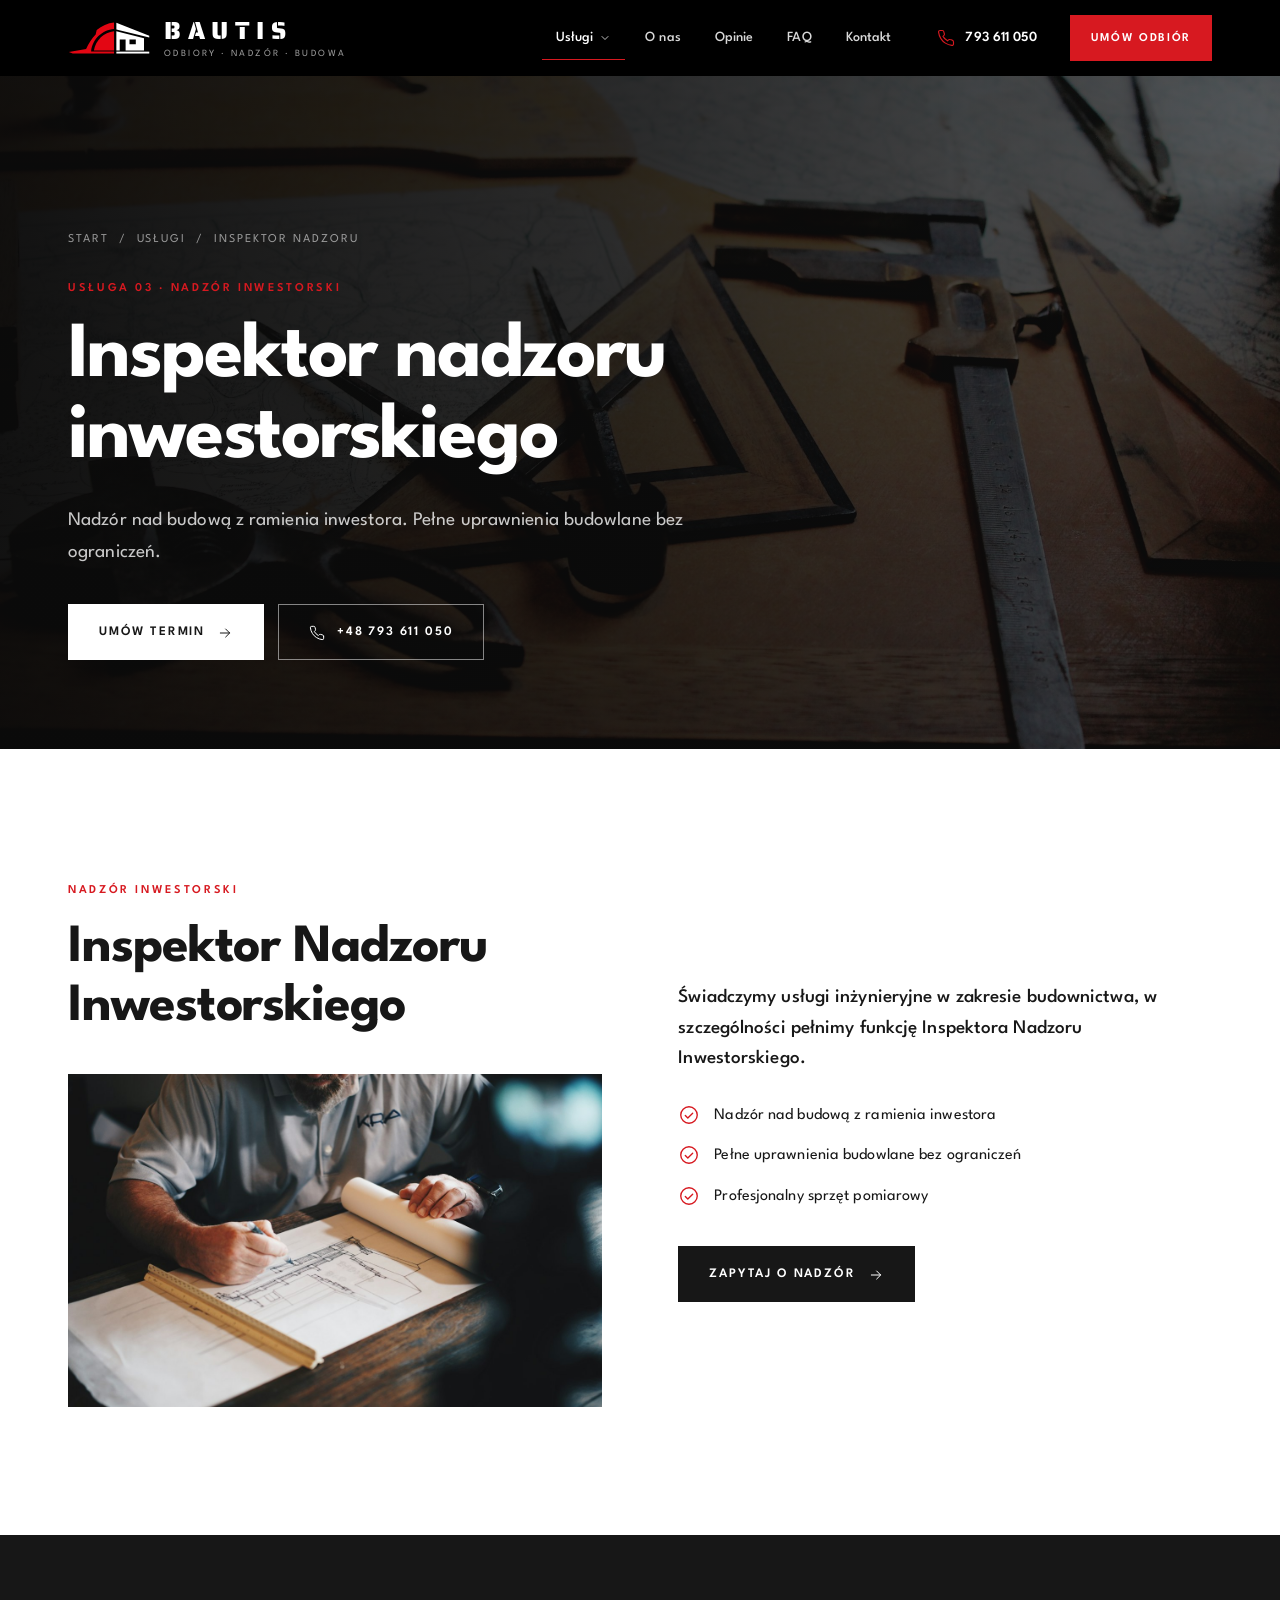
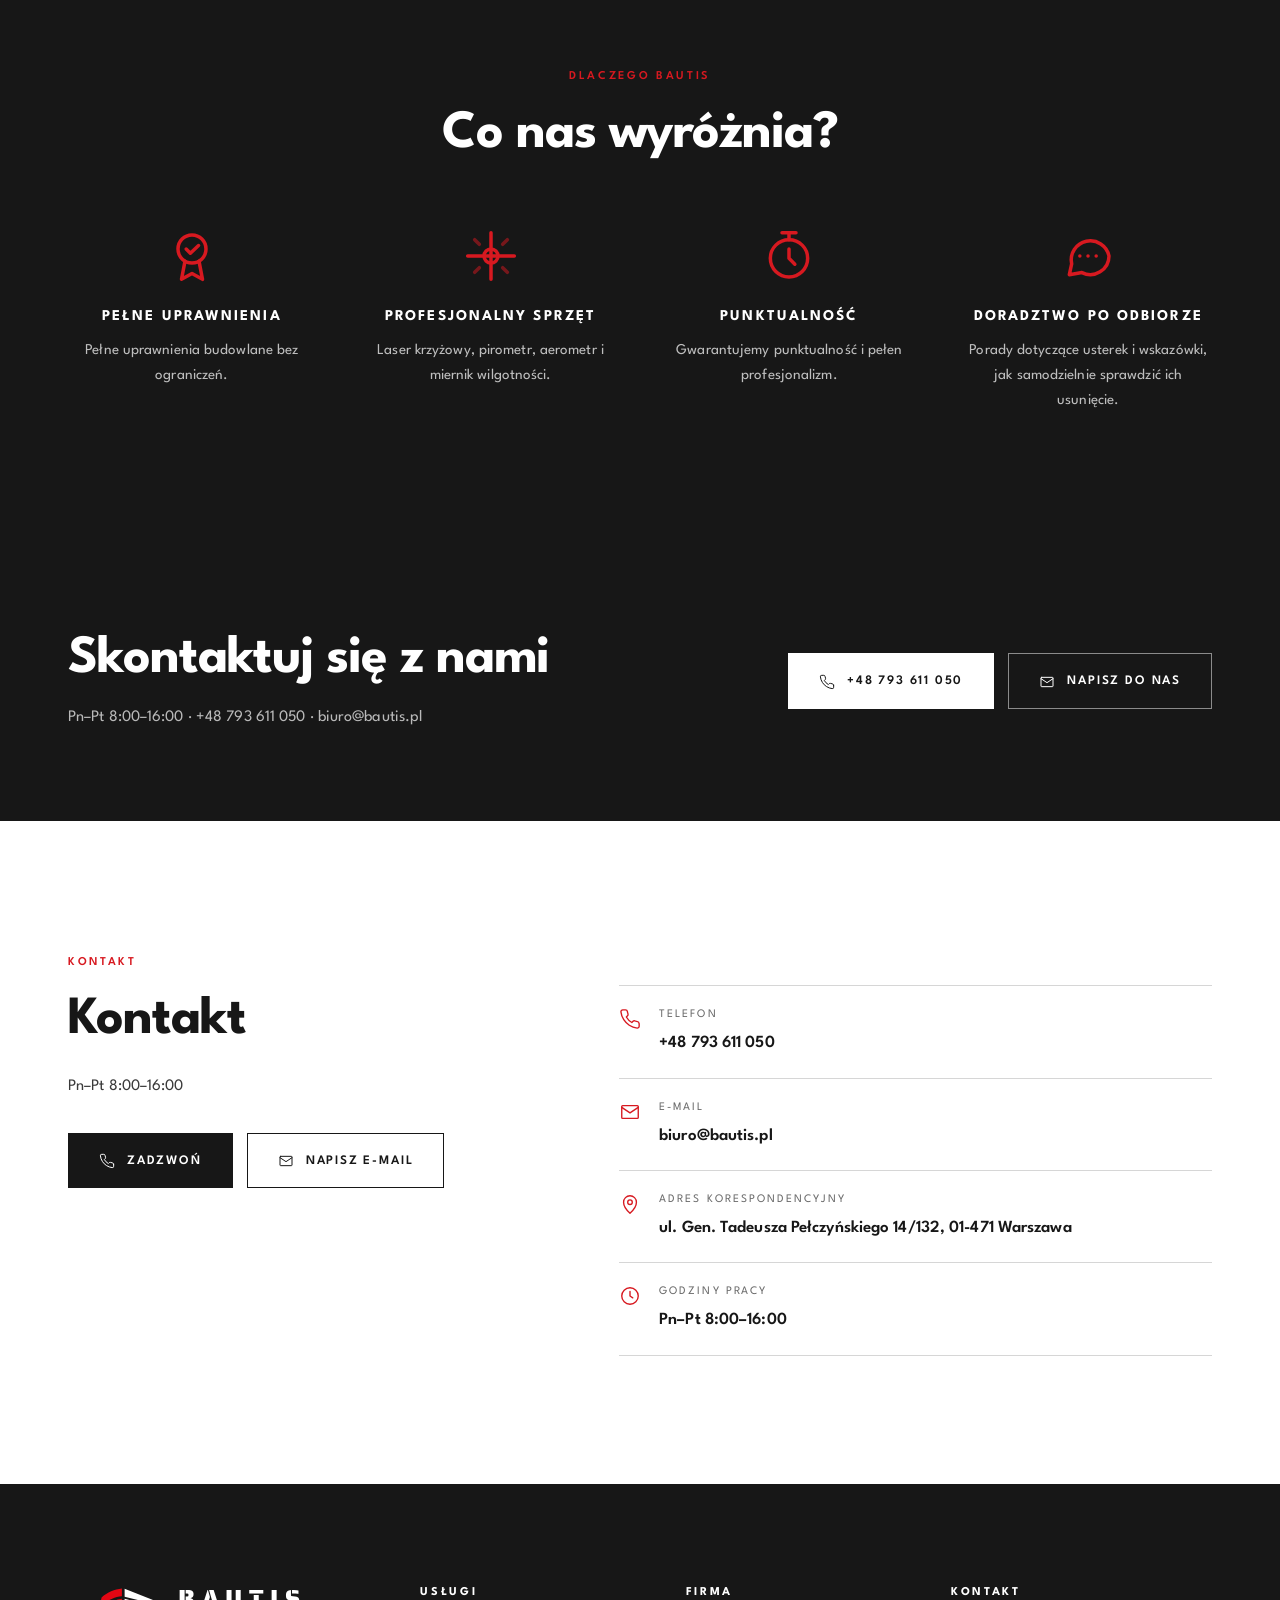
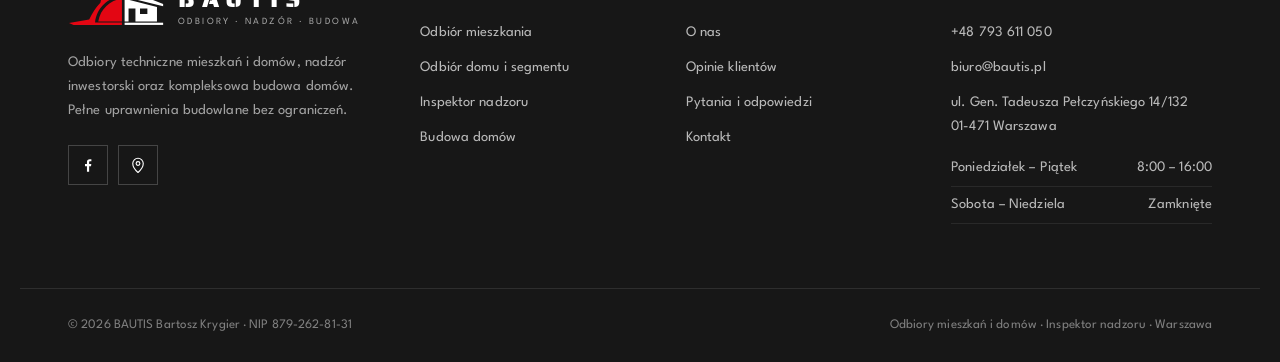
<file: inspektor-nadzoru.html>
<!DOCTYPE html>
<html lang="pl">
<head>
<meta charset="utf-8">
<meta name="viewport" content="width=device-width, initial-scale=1">
<title>Inspektor nadzoru inwestorskiego — Warszawa | BAUTIS</title>
<meta name="description" content="Inspektor nadzoru inwestorskiego z pełnymi uprawnieniami budowlanymi bez ograniczeń. Nadzór nad budową z ramienia inwestora.">
<link rel="canonical" href="https://bautis.pl/inspektor-nadzoru.html">
<meta property="og:title" content="Inspektor nadzoru inwestorskiego — Warszawa | BAUTIS">
<meta property="og:description" content="Inspektor nadzoru inwestorskiego z pełnymi uprawnieniami budowlanymi bez ograniczeń. Nadzór nad budową z ramienia inwestora.">
<meta property="og:type" content="website">
<meta property="og:image" content="https://bautis.pl/wp-content/uploads/2024/03/building-plans-in-hand-1536x1024.jpg">
<meta name="theme-color" content="#000000">
<link rel="icon" type="image/png" href="assets/img/logo-bautis.png">
<link rel="preconnect" href="https://fonts.googleapis.com">
<link rel="preconnect" href="https://fonts.gstatic.com" crossorigin>
<link href="https://fonts.googleapis.com/css2?family=League+Spartan:wght@200;300;400;500;600;700&family=Saira+Stencil+One&display=swap" rel="stylesheet">
<link rel="stylesheet" href="assets/css/style.css">
<script type="application/ld+json">{"@context":"https://schema.org","@type":"HomeAndConstructionBusiness","name":"BAUTIS Bartosz Krygier","description":"Odbiory mieszkań i domów, inspektor nadzoru inwestorskiego, generalny wykonawca domów.","telephone":"+48 793 611 050","email":"biuro@bautis.pl","url":"https://bautis.pl","image":"https://bautis.pl/wp-content/uploads/2024/03/building-plans-in-hand-1536x1024.jpg","address":{"@type":"PostalAddress","streetAddress":"Gen. Tadeusza Pełczyńskiego 14/132","postalCode":"01-471","addressLocality":"Warszawa","addressCountry":"PL"},"geo":{"@type":"GeoCoordinates","latitude":52.2424706,"longitude":20.9087483},"openingHoursSpecification":[{"@type":"OpeningHoursSpecification","dayOfWeek":["Monday","Tuesday","Wednesday","Thursday","Friday"],"opens":"08:00","closes":"16:00"}],"aggregateRating":{"@type":"AggregateRating","ratingValue":"4.9","reviewCount":38},"sameAs":["https://www.facebook.com/BAUTIS.Budownictwo"]}</script>
</head>
<body>

<header class="header">
  <div class="container header__inner">
    <a href="index.html" class="logo " aria-label="BAUTIS — strona główna">
  <span class="logo__mark"><svg class="logo__svg" viewBox="120 225 780 305" aria-hidden="true">
  <g fill="#e30613">
    <path d="M128 510 L292 482 C318 425 348 382 383 345 L393 302 C440 262 498 236 558 230 L558 292 C448 300 352 385 340 505 L558 505 L558 525 L165 525 Z"/>
    <path d="M366 497 C382 398 462 322 558 313 L558 497 Z"/>
  </g>
  <g fill="currentColor">
    <path d="M580 232 L893 355 L893 373 L580 297 Z"/>
    <path fill-rule="evenodd" d="M580 313 L843 380 L843 497 L668 497 L668 392 L612 392 L612 497 L580 497 Z M705 392 L765 392 L765 437 L705 437 Z"/>
    <rect x="580" y="507" width="313" height="18"/>
  </g>
</svg></span>
  <span class="logo__text"><span class="logo__name">BAUTIS</span><span class="logo__sub">Odbiory · Nadzór · Budowa</span></span>
</a>
    <nav class="nav" aria-label="Główna nawigacja">
      <ul class="nav__list">
        <li class="nav__item">
          <a href="uslugi.html" class="nav__link is-active">Usługi <svg viewBox="0 0 24 24" fill="none" stroke="currentColor" stroke-width="1.5" stroke-linecap="round" stroke-linejoin="round" aria-hidden="true"><path d="M6 9l6 6 6-6"/></svg></a>
          <div class="dropdown">
            <a href="odbior-mieszkania.html">Odbiór mieszkania<small>Stan deweloperski, lokale usługowe</small></a><a href="odbior-domu.html">Odbiór domu i segmentu<small>Domy i segmenty</small></a><a href="inspektor-nadzoru.html">Inspektor nadzoru<small>Nadzór inwestorski na budowie</small></a><a href="budowa-domow.html">Budowa domów<small>Generalny wykonawca</small></a>
          </div>
        </li>
        <li><a href="o-nas.html" class="nav__link">O nas</a></li>
        <li><a href="opinie.html" class="nav__link">Opinie</a></li>
        <li><a href="faq.html" class="nav__link">FAQ</a></li>
        <li><a href="kontakt.html" class="nav__link">Kontakt</a></li>
      </ul>
    </nav>
    <a href="tel:+48793611050" class="header__phone"><svg viewBox="0 0 24 24" fill="none" stroke="currentColor" stroke-width="1.5" stroke-linecap="round" stroke-linejoin="round" aria-hidden="true"><path d="M22 16.9v3a2 2 0 0 1-2.2 2 19.8 19.8 0 0 1-8.6-3.1 19.5 19.5 0 0 1-6-6A19.8 19.8 0 0 1 2.1 4.2 2 2 0 0 1 4.1 2h3a2 2 0 0 1 2 1.7c.1.9.4 1.8.7 2.7a2 2 0 0 1-.5 2.1L8 9.8a16 16 0 0 0 6 6l1.3-1.3a2 2 0 0 1 2.1-.4c.9.3 1.8.6 2.7.7a2 2 0 0 1 1.7 2z"/></svg>793 611 050</a>
    <a href="kontakt.html" class="btn btn--accent">Umów odbiór</a>
    <button class="burger" aria-label="Otwórz menu" aria-expanded="false"><span></span><span></span><span></span></button>
  </div>
</header>
<nav class="mobile-nav" aria-label="Menu mobilne">
  <a href="index.html">Strona główna</a>
  <a href="uslugi.html">Usługi</a>
  <div class="sub"><a href="odbior-mieszkania.html">Odbiór mieszkania</a><a href="odbior-domu.html">Odbiór domu i segmentu</a><a href="inspektor-nadzoru.html">Inspektor nadzoru</a><a href="budowa-domow.html">Budowa domów</a></div>
  <a href="o-nas.html">O nas</a>
  <a href="opinie.html">Opinie</a>
  <a href="faq.html">FAQ</a>
  <a href="kontakt.html">Kontakt</a>
  <a href="tel:+48793611050" class="btn btn--accent"><svg viewBox="0 0 24 24" fill="none" stroke="currentColor" stroke-width="1.5" stroke-linecap="round" stroke-linejoin="round" aria-hidden="true"><path d="M22 16.9v3a2 2 0 0 1-2.2 2 19.8 19.8 0 0 1-8.6-3.1 19.5 19.5 0 0 1-6-6A19.8 19.8 0 0 1 2.1 4.2 2 2 0 0 1 4.1 2h3a2 2 0 0 1 2 1.7c.1.9.4 1.8.7 2.7a2 2 0 0 1-.5 2.1L8 9.8a16 16 0 0 0 6 6l1.3-1.3a2 2 0 0 1 2.1-.4c.9.3 1.8.6 2.7.7a2 2 0 0 1 1.7 2z"/></svg> Zadzwoń: +48 793 611 050</a>
</nav>
<main>


<section class="page-hero ">
  <div class="page-hero__media"><img src="assets/img/drafting-tools.jpg" alt="" loading="eager"></div>
  <div class="container">
    <div class="page-hero__inner">
      <div class="breadcrumbs"><a href="index.html">Start</a><span>/</span><a href="uslugi.html">Usługi</a><span>/</span>Inspektor nadzoru</div>
      <span class="eyebrow">Usługa 03 · Nadzór inwestorski</span>
      <h1 class="h-xl">Inspektor nadzoru inwestorskiego</h1>
      <p>Nadzór nad budową z ramienia inwestora. Pełne uprawnienia budowlane bez ograniczeń.</p>
      <div class="hero__ctas">
        <a href="kontakt.html" class="btn btn--light">Umów termin <svg viewBox="0 0 24 24" fill="none" stroke="currentColor" stroke-width="1.5" stroke-linecap="round" stroke-linejoin="round" aria-hidden="true"><path d="M5 12h14M13 6l6 6-6 6"/></svg></a>
        <a href="tel:+48793611050" class="btn btn--ghost-light"><svg viewBox="0 0 24 24" fill="none" stroke="currentColor" stroke-width="1.5" stroke-linecap="round" stroke-linejoin="round" aria-hidden="true"><path d="M22 16.9v3a2 2 0 0 1-2.2 2 19.8 19.8 0 0 1-8.6-3.1 19.5 19.5 0 0 1-6-6A19.8 19.8 0 0 1 2.1 4.2 2 2 0 0 1 4.1 2h3a2 2 0 0 1 2 1.7c.1.9.4 1.8.7 2.7a2 2 0 0 1-.5 2.1L8 9.8a16 16 0 0 0 6 6l1.3-1.3a2 2 0 0 1 2.1-.4c.9.3 1.8.6 2.7.7a2 2 0 0 1 1.7 2z"/></svg> +48 793 611 050</a>
      </div>
    </div>
  </div>
</section>

<section class="section">
  <div class="container split">
    <div class="reveal">
      <span class="eyebrow">Nadzór inwestorski</span>
      <h2 class="h-lg">Inspektor Nadzoru Inwestorskiego</h2>
      <img src="assets/img/plans-drawing.jpg" alt="Praca nad projektem budowlanym" loading="lazy" style="margin-top:36px;width:100%;aspect-ratio:16/10;object-fit:cover">
    </div>
    <div class="reveal reveal-d1">
      <p class="lead">Świadczymy usługi inżynieryjne w zakresie budownictwa, w szczególności pełnimy funkcję Inspektora Nadzoru Inwestorskiego.</p>
      <ul class="checks">
        <li><svg viewBox="0 0 24 24" fill="none" stroke="currentColor" stroke-width="1.5" stroke-linecap="round" stroke-linejoin="round" aria-hidden="true"><circle cx="12" cy="12" r="9"/><path d="M8 12.5l2.7 2.7L16 10"/></svg>Nadzór nad budową z ramienia inwestora</li>
        <li><svg viewBox="0 0 24 24" fill="none" stroke="currentColor" stroke-width="1.5" stroke-linecap="round" stroke-linejoin="round" aria-hidden="true"><circle cx="12" cy="12" r="9"/><path d="M8 12.5l2.7 2.7L16 10"/></svg>Pełne uprawnienia budowlane bez ograniczeń</li>
        <li><svg viewBox="0 0 24 24" fill="none" stroke="currentColor" stroke-width="1.5" stroke-linecap="round" stroke-linejoin="round" aria-hidden="true"><circle cx="12" cy="12" r="9"/><path d="M8 12.5l2.7 2.7L16 10"/></svg>Profesjonalny sprzęt pomiarowy</li>
      </ul>
      <a href="kontakt.html" class="btn">Zapytaj o nadzór <svg viewBox="0 0 24 24" fill="none" stroke="currentColor" stroke-width="1.5" stroke-linecap="round" stroke-linejoin="round" aria-hidden="true"><path d="M5 12h14M13 6l6 6-6 6"/></svg></a>
    </div>
  </div>
</section>


<section class="section section--dark">
  <div class="container">
    <div class="section-head section-head--center reveal">
      <span class="eyebrow">Dlaczego BAUTIS</span>
      <h2 class="h-lg">Co nas wyróżnia?</h2>
    </div>
    <div class="features">
      <div class="feature reveal"><div class="feature__icon"><svg viewBox="0 0 24 24" fill="none" stroke="currentColor" stroke-width="1.5" stroke-linecap="round" stroke-linejoin="round" aria-hidden="true"><circle cx="12" cy="9" r="6"/><path d="M9 14.2L7.5 22 12 19.5 16.5 22 15 14.2"/><path d="M9.5 9l1.8 1.8L14.8 7.5"/></svg></div><h3>Pełne uprawnienia</h3><p>Pełne uprawnienia budowlane bez ograniczeń.</p></div>
      <div class="feature reveal reveal-d1"><div class="feature__icon"><svg viewBox="0 0 24 24" fill="none" stroke="currentColor" stroke-width="1.5" stroke-linecap="round" stroke-linejoin="round" aria-hidden="true"><path d="M12 2v20M2 12h20"/><circle cx="12" cy="12" r="3"/><path d="M5 5l2 2M17 17l2 2M19 5l-2 2M7 17l-2 2" opacity=".5"/></svg></div><h3>Profesjonalny sprzęt</h3><p>Laser krzyżowy, pirometr, aerometr i miernik wilgotności.</p></div>
      <div class="feature reveal reveal-d2"><div class="feature__icon"><svg viewBox="0 0 24 24" fill="none" stroke="currentColor" stroke-width="1.5" stroke-linecap="round" stroke-linejoin="round" aria-hidden="true"><circle cx="12" cy="13" r="8"/><path d="M12 9v4l2.5 2.5M9 2h6M12 2v3"/></svg></div><h3>Punktualność</h3><p>Gwarantujemy punktualność i pełen profesjonalizm.</p></div>
      <div class="feature reveal reveal-d3"><div class="feature__icon"><svg viewBox="0 0 24 24" fill="none" stroke="currentColor" stroke-width="1.5" stroke-linecap="round" stroke-linejoin="round" aria-hidden="true"><path d="M21 12a8 8 0 0 1-11.6 7.1L4 20l1-4.6A8 8 0 1 1 21 12z"/><path d="M8.5 12h.01M12 12h.01M15.5 12h.01"/></svg></div><h3>Doradztwo po odbiorze</h3><p>Porady dotyczące usterek i wskazówki, jak samodzielnie sprawdzić ich usunięcie.</p></div>
    </div>
  </div>
</section>

<section class="cta-band">
  <div class="container cta-band__inner">
    <div class="reveal">
      <h2 class="h-lg">Skontaktuj się z nami</h2>
      <p>Pn–Pt 8:00–16:00 · +48 793 611 050 · biuro@bautis.pl</p>
    </div>
    <div class="cta-band__actions reveal reveal-d1">
      <a href="tel:+48793611050" class="btn btn--light"><svg viewBox="0 0 24 24" fill="none" stroke="currentColor" stroke-width="1.5" stroke-linecap="round" stroke-linejoin="round" aria-hidden="true"><path d="M22 16.9v3a2 2 0 0 1-2.2 2 19.8 19.8 0 0 1-8.6-3.1 19.5 19.5 0 0 1-6-6A19.8 19.8 0 0 1 2.1 4.2 2 2 0 0 1 4.1 2h3a2 2 0 0 1 2 1.7c.1.9.4 1.8.7 2.7a2 2 0 0 1-.5 2.1L8 9.8a16 16 0 0 0 6 6l1.3-1.3a2 2 0 0 1 2.1-.4c.9.3 1.8.6 2.7.7a2 2 0 0 1 1.7 2z"/></svg> +48 793 611 050</a>
      <a href="mailto:biuro@bautis.pl" class="btn btn--ghost-light"><svg viewBox="0 0 24 24" fill="none" stroke="currentColor" stroke-width="1.5" stroke-linecap="round" stroke-linejoin="round" aria-hidden="true"><rect x="3" y="5" width="18" height="14" rx="1"/><path d="M3 7l9 6 9-6"/></svg> Napisz do nas</a>
    </div>
  </div>
</section>

<section class="section " id="kontakt">
  <div class="container contact">
    <div class="contact__info reveal">
      <span class="eyebrow">Kontakt</span>
      <h2 class="h-lg">Kontakt</h2>
      <p>Pn–Pt 8:00–16:00</p>
      <div class="hero__ctas" style="margin-top:32px">
        <a href="tel:+48793611050" class="btn"><svg viewBox="0 0 24 24" fill="none" stroke="currentColor" stroke-width="1.5" stroke-linecap="round" stroke-linejoin="round" aria-hidden="true"><path d="M22 16.9v3a2 2 0 0 1-2.2 2 19.8 19.8 0 0 1-8.6-3.1 19.5 19.5 0 0 1-6-6A19.8 19.8 0 0 1 2.1 4.2 2 2 0 0 1 4.1 2h3a2 2 0 0 1 2 1.7c.1.9.4 1.8.7 2.7a2 2 0 0 1-.5 2.1L8 9.8a16 16 0 0 0 6 6l1.3-1.3a2 2 0 0 1 2.1-.4c.9.3 1.8.6 2.7.7a2 2 0 0 1 1.7 2z"/></svg> Zadzwoń</a>
        <a href="mailto:biuro@bautis.pl" class="btn btn--ghost"><svg viewBox="0 0 24 24" fill="none" stroke="currentColor" stroke-width="1.5" stroke-linecap="round" stroke-linejoin="round" aria-hidden="true"><rect x="3" y="5" width="18" height="14" rx="1"/><path d="M3 7l9 6 9-6"/></svg> Napisz e-mail</a>
      </div>
    </div>
    <div class="reveal reveal-d1">
<ul class="contact-list">
  <li><svg viewBox="0 0 24 24" fill="none" stroke="currentColor" stroke-width="1.5" stroke-linecap="round" stroke-linejoin="round" aria-hidden="true"><path d="M22 16.9v3a2 2 0 0 1-2.2 2 19.8 19.8 0 0 1-8.6-3.1 19.5 19.5 0 0 1-6-6A19.8 19.8 0 0 1 2.1 4.2 2 2 0 0 1 4.1 2h3a2 2 0 0 1 2 1.7c.1.9.4 1.8.7 2.7a2 2 0 0 1-.5 2.1L8 9.8a16 16 0 0 0 6 6l1.3-1.3a2 2 0 0 1 2.1-.4c.9.3 1.8.6 2.7.7a2 2 0 0 1 1.7 2z"/></svg><div><small>Telefon</small><a href="tel:+48793611050">+48 793 611 050</a></div></li>
  <li><svg viewBox="0 0 24 24" fill="none" stroke="currentColor" stroke-width="1.5" stroke-linecap="round" stroke-linejoin="round" aria-hidden="true"><rect x="3" y="5" width="18" height="14" rx="1"/><path d="M3 7l9 6 9-6"/></svg><div><small>E-mail</small><a href="mailto:biuro@bautis.pl">biuro@bautis.pl</a></div></li>
  <li><svg viewBox="0 0 24 24" fill="none" stroke="currentColor" stroke-width="1.5" stroke-linecap="round" stroke-linejoin="round" aria-hidden="true"><path d="M12 22s7-6.2 7-12a7 7 0 1 0-14 0c0 5.8 7 12 7 12z"/><circle cx="12" cy="10" r="2.5"/></svg><div><small>Adres korespondencyjny</small><strong>ul. Gen. Tadeusza Pełczyńskiego 14/132, 01-471 Warszawa</strong></div></li>
  <li><svg viewBox="0 0 24 24" fill="none" stroke="currentColor" stroke-width="1.5" stroke-linecap="round" stroke-linejoin="round" aria-hidden="true"><circle cx="12" cy="12" r="9"/><path d="M12 7v5l3 2"/></svg><div><small>Godziny pracy</small><strong>Pn–Pt 8:00–16:00</strong></div></li>
</ul></div>
  </div>
</section>

</main>

<footer class="footer">
  <div class="container">
    <div class="footer__grid">
      <div>
        <a href="index.html" class="logo " aria-label="BAUTIS — strona główna">
  <span class="logo__mark"><svg class="logo__svg" viewBox="120 225 780 305" aria-hidden="true">
  <g fill="#e30613">
    <path d="M128 510 L292 482 C318 425 348 382 383 345 L393 302 C440 262 498 236 558 230 L558 292 C448 300 352 385 340 505 L558 505 L558 525 L165 525 Z"/>
    <path d="M366 497 C382 398 462 322 558 313 L558 497 Z"/>
  </g>
  <g fill="currentColor">
    <path d="M580 232 L893 355 L893 373 L580 297 Z"/>
    <path fill-rule="evenodd" d="M580 313 L843 380 L843 497 L668 497 L668 392 L612 392 L612 497 L580 497 Z M705 392 L765 392 L765 437 L705 437 Z"/>
    <rect x="580" y="507" width="313" height="18"/>
  </g>
</svg></span>
  <span class="logo__text"><span class="logo__name">BAUTIS</span><span class="logo__sub">Odbiory · Nadzór · Budowa</span></span>
</a>
        <p>Odbiory techniczne mieszkań i domów, nadzór inwestorski oraz kompleksowa budowa domów. Pełne uprawnienia budowlane bez ograniczeń.</p>
        <div class="footer__social">
          <a href="https://www.facebook.com/BAUTIS.Budownictwo" target="_blank" rel="noopener" aria-label="Facebook"><svg viewBox="0 0 24 24" fill="currentColor" aria-hidden="true"><path d="M13.5 21v-7.5h2.5l.4-3h-2.9V8.6c0-.9.3-1.5 1.5-1.5h1.5V4.4c-.3 0-1.2-.1-2.2-.1-2.2 0-3.7 1.3-3.7 3.8v2.4H8v3h2.6V21z"/></svg></a>
          <a href="https://www.google.com/maps/place/Bautis+Bartosz+Krygier/@52.2424706,20.9087483,17z/data=!4m6!3m5!1s0x471ecb4dfaeca03b:0x73bf1cdc335eae63!8m2!3d52.2424706!4d20.9087483!16s%2Fg%2F11h_k3vt44" target="_blank" rel="noopener" aria-label="Wizytówka Google"><svg viewBox="0 0 24 24" fill="none" stroke="currentColor" stroke-width="1.5" stroke-linecap="round" stroke-linejoin="round" aria-hidden="true"><path d="M12 22s7-6.2 7-12a7 7 0 1 0-14 0c0 5.8 7 12 7 12z"/><circle cx="12" cy="10" r="2.5"/></svg></a>
        </div>
      </div>
      <div>
        <h4>Usługi</h4>
        <ul><li><a href="odbior-mieszkania.html">Odbiór mieszkania</a></li><li><a href="odbior-domu.html">Odbiór domu i segmentu</a></li><li><a href="inspektor-nadzoru.html">Inspektor nadzoru</a></li><li><a href="budowa-domow.html">Budowa domów</a></li></ul>
      </div>
      <div>
        <h4>Firma</h4>
        <ul>
          <li><a href="o-nas.html">O nas</a></li>
          <li><a href="opinie.html">Opinie klientów</a></li>
          <li><a href="faq.html">Pytania i odpowiedzi</a></li>
          <li><a href="kontakt.html">Kontakt</a></li>
        </ul>
      </div>
      <div>
        <h4>Kontakt</h4>
        <ul>
          <li><a href="tel:+48793611050">+48 793 611 050</a></li>
          <li><a href="mailto:biuro@bautis.pl">biuro@bautis.pl</a></li>
          <li>ul. Gen. Tadeusza Pełczyńskiego 14/132<br>01-471 Warszawa</li>
        </ul>
        <div class="footer__hours">
          <div><span>Poniedziałek – Piątek</span><span>8:00 – 16:00</span></div>
          <div><span>Sobota – Niedziela</span><span>Zamknięte</span></div>
        </div>
      </div>
    </div>
  </div>
  <div class="container footer__bottom">
    <span>© <span data-year>2026</span> BAUTIS Bartosz Krygier · NIP 879-262-81-31</span>
    <span>Odbiory mieszkań i domów · Inspektor nadzoru · Warszawa</span>
  </div>
</footer>
<a href="tel:+48793611050" class="fab" aria-label="Zadzwoń"><svg viewBox="0 0 24 24" fill="none" stroke="currentColor" stroke-width="1.5" stroke-linecap="round" stroke-linejoin="round" aria-hidden="true"><path d="M22 16.9v3a2 2 0 0 1-2.2 2 19.8 19.8 0 0 1-8.6-3.1 19.5 19.5 0 0 1-6-6A19.8 19.8 0 0 1 2.1 4.2 2 2 0 0 1 4.1 2h3a2 2 0 0 1 2 1.7c.1.9.4 1.8.7 2.7a2 2 0 0 1-.5 2.1L8 9.8a16 16 0 0 0 6 6l1.3-1.3a2 2 0 0 1 2.1-.4c.9.3 1.8.6 2.7.7a2 2 0 0 1 1.7 2z"/></svg></a>
<script src="assets/js/main.js" defer></script>
</body>
</html>
</file>
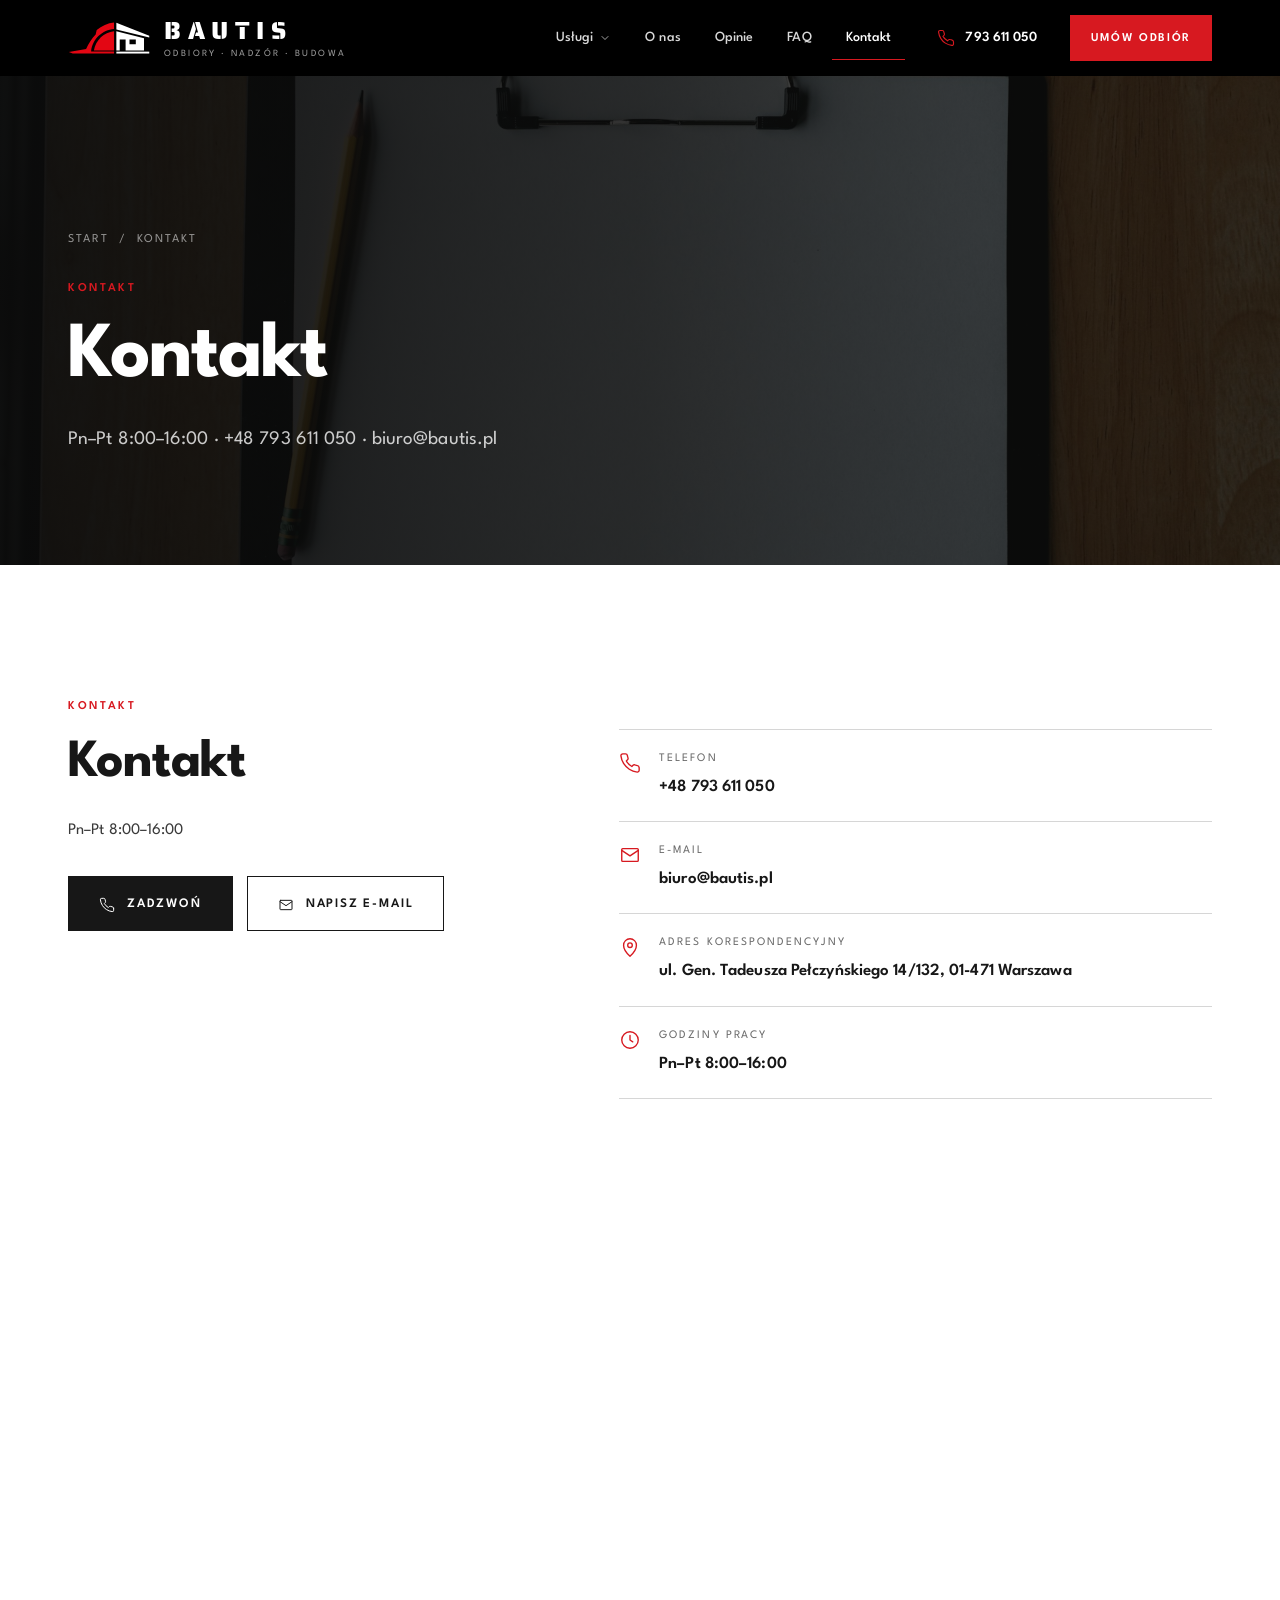
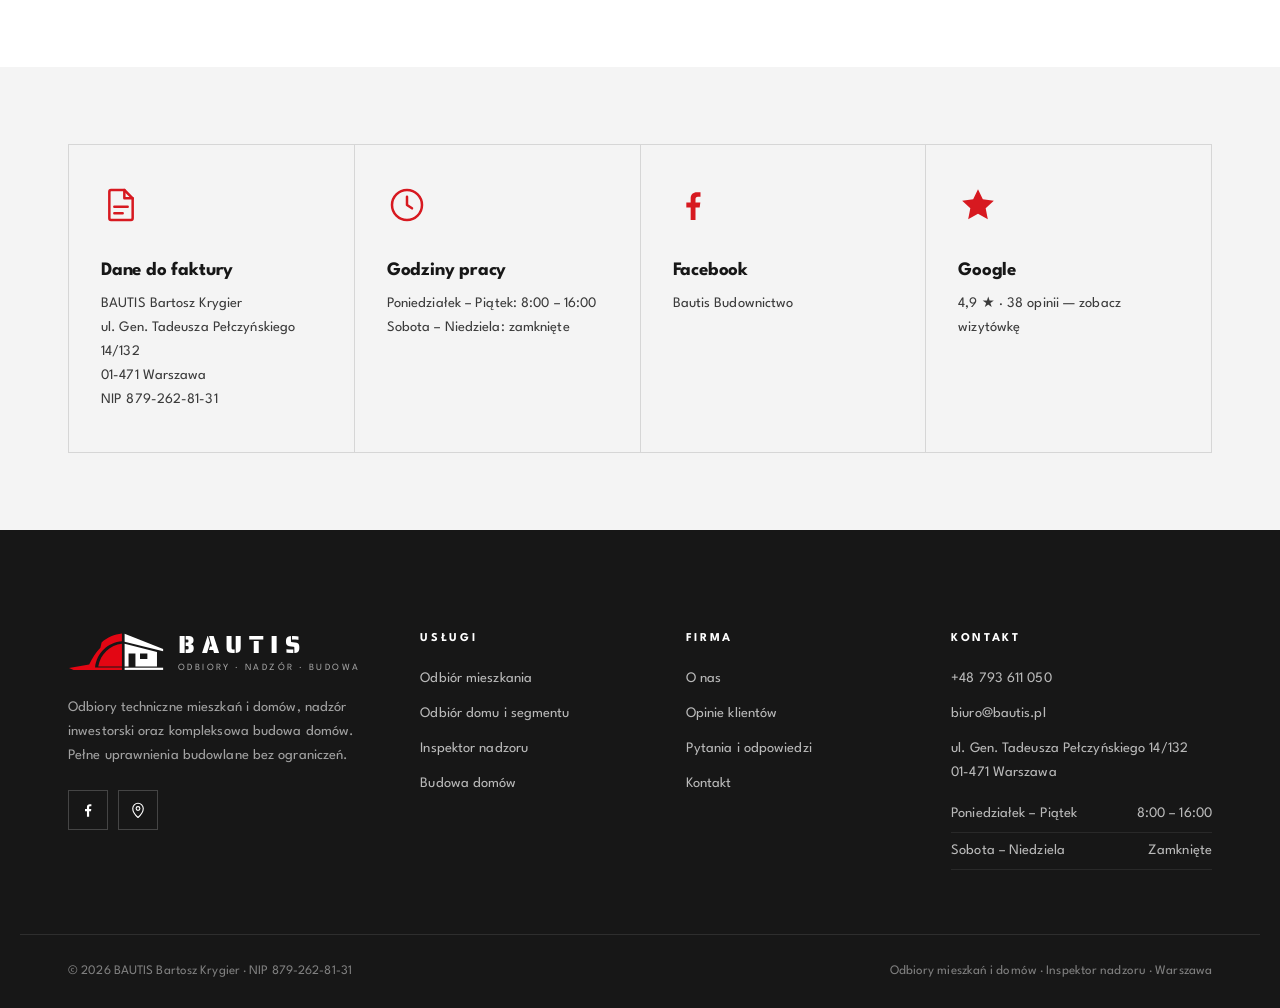
<file: kontakt.html>
<!DOCTYPE html>
<html lang="pl">
<head>
<meta charset="utf-8">
<meta name="viewport" content="width=device-width, initial-scale=1">
<title>Kontakt | BAUTIS</title>
<meta name="description" content="Kontakt z BAUTIS: tel. +48 793 611 050, biuro@bautis.pl. ul. Gen. Tadeusza Pełczyńskiego 14/132, 01-471 Warszawa. Godziny pracy: Pn–Pt 8:00–16:00.">
<link rel="canonical" href="https://bautis.pl/kontakt.html">
<meta property="og:title" content="Kontakt | BAUTIS">
<meta property="og:description" content="Kontakt z BAUTIS: tel. +48 793 611 050, biuro@bautis.pl. ul. Gen. Tadeusza Pełczyńskiego 14/132, 01-471 Warszawa. Godziny pracy: Pn–Pt 8:00–16:00.">
<meta property="og:type" content="website">
<meta property="og:image" content="https://bautis.pl/wp-content/uploads/2024/03/building-plans-in-hand-1536x1024.jpg">
<meta name="theme-color" content="#000000">
<link rel="icon" type="image/png" href="assets/img/logo-bautis.png">
<link rel="preconnect" href="https://fonts.googleapis.com">
<link rel="preconnect" href="https://fonts.gstatic.com" crossorigin>
<link href="https://fonts.googleapis.com/css2?family=League+Spartan:wght@200;300;400;500;600;700&family=Saira+Stencil+One&display=swap" rel="stylesheet">
<link rel="stylesheet" href="assets/css/style.css">
<script type="application/ld+json">{"@context":"https://schema.org","@type":"HomeAndConstructionBusiness","name":"BAUTIS Bartosz Krygier","description":"Odbiory mieszkań i domów, inspektor nadzoru inwestorskiego, generalny wykonawca domów.","telephone":"+48 793 611 050","email":"biuro@bautis.pl","url":"https://bautis.pl","image":"https://bautis.pl/wp-content/uploads/2024/03/building-plans-in-hand-1536x1024.jpg","address":{"@type":"PostalAddress","streetAddress":"Gen. Tadeusza Pełczyńskiego 14/132","postalCode":"01-471","addressLocality":"Warszawa","addressCountry":"PL"},"geo":{"@type":"GeoCoordinates","latitude":52.2424706,"longitude":20.9087483},"openingHoursSpecification":[{"@type":"OpeningHoursSpecification","dayOfWeek":["Monday","Tuesday","Wednesday","Thursday","Friday"],"opens":"08:00","closes":"16:00"}],"aggregateRating":{"@type":"AggregateRating","ratingValue":"4.9","reviewCount":38},"sameAs":["https://www.facebook.com/BAUTIS.Budownictwo"]}</script>
</head>
<body>

<header class="header">
  <div class="container header__inner">
    <a href="index.html" class="logo " aria-label="BAUTIS — strona główna">
  <span class="logo__mark"><svg class="logo__svg" viewBox="120 225 780 305" aria-hidden="true">
  <g fill="#e30613">
    <path d="M128 510 L292 482 C318 425 348 382 383 345 L393 302 C440 262 498 236 558 230 L558 292 C448 300 352 385 340 505 L558 505 L558 525 L165 525 Z"/>
    <path d="M366 497 C382 398 462 322 558 313 L558 497 Z"/>
  </g>
  <g fill="currentColor">
    <path d="M580 232 L893 355 L893 373 L580 297 Z"/>
    <path fill-rule="evenodd" d="M580 313 L843 380 L843 497 L668 497 L668 392 L612 392 L612 497 L580 497 Z M705 392 L765 392 L765 437 L705 437 Z"/>
    <rect x="580" y="507" width="313" height="18"/>
  </g>
</svg></span>
  <span class="logo__text"><span class="logo__name">BAUTIS</span><span class="logo__sub">Odbiory · Nadzór · Budowa</span></span>
</a>
    <nav class="nav" aria-label="Główna nawigacja">
      <ul class="nav__list">
        <li class="nav__item">
          <a href="uslugi.html" class="nav__link">Usługi <svg viewBox="0 0 24 24" fill="none" stroke="currentColor" stroke-width="1.5" stroke-linecap="round" stroke-linejoin="round" aria-hidden="true"><path d="M6 9l6 6 6-6"/></svg></a>
          <div class="dropdown">
            <a href="odbior-mieszkania.html">Odbiór mieszkania<small>Stan deweloperski, lokale usługowe</small></a><a href="odbior-domu.html">Odbiór domu i segmentu<small>Domy i segmenty</small></a><a href="inspektor-nadzoru.html">Inspektor nadzoru<small>Nadzór inwestorski na budowie</small></a><a href="budowa-domow.html">Budowa domów<small>Generalny wykonawca</small></a>
          </div>
        </li>
        <li><a href="o-nas.html" class="nav__link">O nas</a></li>
        <li><a href="opinie.html" class="nav__link">Opinie</a></li>
        <li><a href="faq.html" class="nav__link">FAQ</a></li>
        <li><a href="kontakt.html" class="nav__link is-active">Kontakt</a></li>
      </ul>
    </nav>
    <a href="tel:+48793611050" class="header__phone"><svg viewBox="0 0 24 24" fill="none" stroke="currentColor" stroke-width="1.5" stroke-linecap="round" stroke-linejoin="round" aria-hidden="true"><path d="M22 16.9v3a2 2 0 0 1-2.2 2 19.8 19.8 0 0 1-8.6-3.1 19.5 19.5 0 0 1-6-6A19.8 19.8 0 0 1 2.1 4.2 2 2 0 0 1 4.1 2h3a2 2 0 0 1 2 1.7c.1.9.4 1.8.7 2.7a2 2 0 0 1-.5 2.1L8 9.8a16 16 0 0 0 6 6l1.3-1.3a2 2 0 0 1 2.1-.4c.9.3 1.8.6 2.7.7a2 2 0 0 1 1.7 2z"/></svg>793 611 050</a>
    <a href="kontakt.html" class="btn btn--accent">Umów odbiór</a>
    <button class="burger" aria-label="Otwórz menu" aria-expanded="false"><span></span><span></span><span></span></button>
  </div>
</header>
<nav class="mobile-nav" aria-label="Menu mobilne">
  <a href="index.html">Strona główna</a>
  <a href="uslugi.html">Usługi</a>
  <div class="sub"><a href="odbior-mieszkania.html">Odbiór mieszkania</a><a href="odbior-domu.html">Odbiór domu i segmentu</a><a href="inspektor-nadzoru.html">Inspektor nadzoru</a><a href="budowa-domow.html">Budowa domów</a></div>
  <a href="o-nas.html">O nas</a>
  <a href="opinie.html">Opinie</a>
  <a href="faq.html">FAQ</a>
  <a href="kontakt.html">Kontakt</a>
  <a href="tel:+48793611050" class="btn btn--accent"><svg viewBox="0 0 24 24" fill="none" stroke="currentColor" stroke-width="1.5" stroke-linecap="round" stroke-linejoin="round" aria-hidden="true"><path d="M22 16.9v3a2 2 0 0 1-2.2 2 19.8 19.8 0 0 1-8.6-3.1 19.5 19.5 0 0 1-6-6A19.8 19.8 0 0 1 2.1 4.2 2 2 0 0 1 4.1 2h3a2 2 0 0 1 2 1.7c.1.9.4 1.8.7 2.7a2 2 0 0 1-.5 2.1L8 9.8a16 16 0 0 0 6 6l1.3-1.3a2 2 0 0 1 2.1-.4c.9.3 1.8.6 2.7.7a2 2 0 0 1 1.7 2z"/></svg> Zadzwoń: +48 793 611 050</a>
</nav>
<main>


<section class="page-hero ">
  <div class="page-hero__media"><img src="assets/img/clipboard.jpg" alt="" loading="eager"></div>
  <div class="container">
    <div class="page-hero__inner">
      <div class="breadcrumbs"><a href="index.html">Start</a><span>/</span>Kontakt</div>
      <span class="eyebrow">Kontakt</span>
      <h1 class="h-xl">Kontakt</h1>
      <p>Pn–Pt 8:00–16:00 · +48 793 611 050 · biuro@bautis.pl</p>
      
    </div>
  </div>
</section>

<section class="section " id="kontakt">
  <div class="container contact">
    <div class="contact__info reveal">
      <span class="eyebrow">Kontakt</span>
      <h2 class="h-lg">Kontakt</h2>
      <p>Pn–Pt 8:00–16:00</p>
      <div class="hero__ctas" style="margin-top:32px">
        <a href="tel:+48793611050" class="btn"><svg viewBox="0 0 24 24" fill="none" stroke="currentColor" stroke-width="1.5" stroke-linecap="round" stroke-linejoin="round" aria-hidden="true"><path d="M22 16.9v3a2 2 0 0 1-2.2 2 19.8 19.8 0 0 1-8.6-3.1 19.5 19.5 0 0 1-6-6A19.8 19.8 0 0 1 2.1 4.2 2 2 0 0 1 4.1 2h3a2 2 0 0 1 2 1.7c.1.9.4 1.8.7 2.7a2 2 0 0 1-.5 2.1L8 9.8a16 16 0 0 0 6 6l1.3-1.3a2 2 0 0 1 2.1-.4c.9.3 1.8.6 2.7.7a2 2 0 0 1 1.7 2z"/></svg> Zadzwoń</a>
        <a href="mailto:biuro@bautis.pl" class="btn btn--ghost"><svg viewBox="0 0 24 24" fill="none" stroke="currentColor" stroke-width="1.5" stroke-linecap="round" stroke-linejoin="round" aria-hidden="true"><rect x="3" y="5" width="18" height="14" rx="1"/><path d="M3 7l9 6 9-6"/></svg> Napisz e-mail</a>
      </div>
    </div>
    <div class="reveal reveal-d1">
<ul class="contact-list">
  <li><svg viewBox="0 0 24 24" fill="none" stroke="currentColor" stroke-width="1.5" stroke-linecap="round" stroke-linejoin="round" aria-hidden="true"><path d="M22 16.9v3a2 2 0 0 1-2.2 2 19.8 19.8 0 0 1-8.6-3.1 19.5 19.5 0 0 1-6-6A19.8 19.8 0 0 1 2.1 4.2 2 2 0 0 1 4.1 2h3a2 2 0 0 1 2 1.7c.1.9.4 1.8.7 2.7a2 2 0 0 1-.5 2.1L8 9.8a16 16 0 0 0 6 6l1.3-1.3a2 2 0 0 1 2.1-.4c.9.3 1.8.6 2.7.7a2 2 0 0 1 1.7 2z"/></svg><div><small>Telefon</small><a href="tel:+48793611050">+48 793 611 050</a></div></li>
  <li><svg viewBox="0 0 24 24" fill="none" stroke="currentColor" stroke-width="1.5" stroke-linecap="round" stroke-linejoin="round" aria-hidden="true"><rect x="3" y="5" width="18" height="14" rx="1"/><path d="M3 7l9 6 9-6"/></svg><div><small>E-mail</small><a href="mailto:biuro@bautis.pl">biuro@bautis.pl</a></div></li>
  <li><svg viewBox="0 0 24 24" fill="none" stroke="currentColor" stroke-width="1.5" stroke-linecap="round" stroke-linejoin="round" aria-hidden="true"><path d="M12 22s7-6.2 7-12a7 7 0 1 0-14 0c0 5.8 7 12 7 12z"/><circle cx="12" cy="10" r="2.5"/></svg><div><small>Adres korespondencyjny</small><strong>ul. Gen. Tadeusza Pełczyńskiego 14/132, 01-471 Warszawa</strong></div></li>
  <li><svg viewBox="0 0 24 24" fill="none" stroke="currentColor" stroke-width="1.5" stroke-linecap="round" stroke-linejoin="round" aria-hidden="true"><circle cx="12" cy="12" r="9"/><path d="M12 7v5l3 2"/></svg><div><small>Godziny pracy</small><strong>Pn–Pt 8:00–16:00</strong></div></li>
</ul></div>
  </div>
</section>
<section>
  <iframe class="map" src="https://maps.google.com/maps?q=Bautis+Bartosz+Krygier,+Pe%C5%82czy%C5%84skiego+14,+01-471+Warszawa&z=16&hl=pl&output=embed" referrerpolicy="no-referrer-when-downgrade" title="Mapa — BAUTIS, Pełczyńskiego 14, Warszawa"></iframe>
</section>
<section class="section section--soft section--tight">
  <div class="container">
    <div class="gear gear--light">
      <div class="gear__item"><svg viewBox="0 0 24 24" fill="none" stroke="currentColor" stroke-width="1.5" stroke-linecap="round" stroke-linejoin="round" aria-hidden="true"><path d="M14 3H6a1 1 0 0 0-1 1v16a1 1 0 0 0 1 1h12a1 1 0 0 0 1-1V8z"/><path d="M14 3v5h5M8 13h8M8 17h5"/></svg><h3>Dane do faktury</h3><p>BAUTIS Bartosz Krygier<br>ul. Gen. Tadeusza Pełczyńskiego 14/132<br>01-471 Warszawa<br>NIP 879-262-81-31</p></div>
      <div class="gear__item"><svg viewBox="0 0 24 24" fill="none" stroke="currentColor" stroke-width="1.5" stroke-linecap="round" stroke-linejoin="round" aria-hidden="true"><circle cx="12" cy="12" r="9"/><path d="M12 7v5l3 2"/></svg><h3>Godziny pracy</h3><p>Poniedziałek – Piątek: 8:00 – 16:00<br>Sobota – Niedziela: zamknięte</p></div>
      <div class="gear__item"><svg viewBox="0 0 24 24" fill="currentColor" aria-hidden="true"><path d="M13.5 21v-7.5h2.5l.4-3h-2.9V8.6c0-.9.3-1.5 1.5-1.5h1.5V4.4c-.3 0-1.2-.1-2.2-.1-2.2 0-3.7 1.3-3.7 3.8v2.4H8v3h2.6V21z"/></svg><h3>Facebook</h3><p><a href="https://www.facebook.com/BAUTIS.Budownictwo" target="_blank" rel="noopener">Bautis Budownictwo</a></p></div>
      <div class="gear__item"><svg viewBox="0 0 24 24" fill="currentColor" aria-hidden="true"><path d="M12 2.5l2.9 6.1 6.6.8-4.9 4.6 1.3 6.6L12 17.3l-5.9 3.3 1.3-6.6L2.5 9.4l6.6-.8z"/></svg><h3>Google</h3><p><a href="https://www.google.com/maps/place/Bautis+Bartosz+Krygier/@52.2424706,20.9087483,17z/data=!4m6!3m5!1s0x471ecb4dfaeca03b:0x73bf1cdc335eae63!8m2!3d52.2424706!4d20.9087483!16s%2Fg%2F11h_k3vt44" target="_blank" rel="noopener">4,9 ★ · 38 opinii — zobacz wizytówkę</a></p></div>
    </div>
  </div>
</section>

</main>

<footer class="footer">
  <div class="container">
    <div class="footer__grid">
      <div>
        <a href="index.html" class="logo " aria-label="BAUTIS — strona główna">
  <span class="logo__mark"><svg class="logo__svg" viewBox="120 225 780 305" aria-hidden="true">
  <g fill="#e30613">
    <path d="M128 510 L292 482 C318 425 348 382 383 345 L393 302 C440 262 498 236 558 230 L558 292 C448 300 352 385 340 505 L558 505 L558 525 L165 525 Z"/>
    <path d="M366 497 C382 398 462 322 558 313 L558 497 Z"/>
  </g>
  <g fill="currentColor">
    <path d="M580 232 L893 355 L893 373 L580 297 Z"/>
    <path fill-rule="evenodd" d="M580 313 L843 380 L843 497 L668 497 L668 392 L612 392 L612 497 L580 497 Z M705 392 L765 392 L765 437 L705 437 Z"/>
    <rect x="580" y="507" width="313" height="18"/>
  </g>
</svg></span>
  <span class="logo__text"><span class="logo__name">BAUTIS</span><span class="logo__sub">Odbiory · Nadzór · Budowa</span></span>
</a>
        <p>Odbiory techniczne mieszkań i domów, nadzór inwestorski oraz kompleksowa budowa domów. Pełne uprawnienia budowlane bez ograniczeń.</p>
        <div class="footer__social">
          <a href="https://www.facebook.com/BAUTIS.Budownictwo" target="_blank" rel="noopener" aria-label="Facebook"><svg viewBox="0 0 24 24" fill="currentColor" aria-hidden="true"><path d="M13.5 21v-7.5h2.5l.4-3h-2.9V8.6c0-.9.3-1.5 1.5-1.5h1.5V4.4c-.3 0-1.2-.1-2.2-.1-2.2 0-3.7 1.3-3.7 3.8v2.4H8v3h2.6V21z"/></svg></a>
          <a href="https://www.google.com/maps/place/Bautis+Bartosz+Krygier/@52.2424706,20.9087483,17z/data=!4m6!3m5!1s0x471ecb4dfaeca03b:0x73bf1cdc335eae63!8m2!3d52.2424706!4d20.9087483!16s%2Fg%2F11h_k3vt44" target="_blank" rel="noopener" aria-label="Wizytówka Google"><svg viewBox="0 0 24 24" fill="none" stroke="currentColor" stroke-width="1.5" stroke-linecap="round" stroke-linejoin="round" aria-hidden="true"><path d="M12 22s7-6.2 7-12a7 7 0 1 0-14 0c0 5.8 7 12 7 12z"/><circle cx="12" cy="10" r="2.5"/></svg></a>
        </div>
      </div>
      <div>
        <h4>Usługi</h4>
        <ul><li><a href="odbior-mieszkania.html">Odbiór mieszkania</a></li><li><a href="odbior-domu.html">Odbiór domu i segmentu</a></li><li><a href="inspektor-nadzoru.html">Inspektor nadzoru</a></li><li><a href="budowa-domow.html">Budowa domów</a></li></ul>
      </div>
      <div>
        <h4>Firma</h4>
        <ul>
          <li><a href="o-nas.html">O nas</a></li>
          <li><a href="opinie.html">Opinie klientów</a></li>
          <li><a href="faq.html">Pytania i odpowiedzi</a></li>
          <li><a href="kontakt.html">Kontakt</a></li>
        </ul>
      </div>
      <div>
        <h4>Kontakt</h4>
        <ul>
          <li><a href="tel:+48793611050">+48 793 611 050</a></li>
          <li><a href="mailto:biuro@bautis.pl">biuro@bautis.pl</a></li>
          <li>ul. Gen. Tadeusza Pełczyńskiego 14/132<br>01-471 Warszawa</li>
        </ul>
        <div class="footer__hours">
          <div><span>Poniedziałek – Piątek</span><span>8:00 – 16:00</span></div>
          <div><span>Sobota – Niedziela</span><span>Zamknięte</span></div>
        </div>
      </div>
    </div>
  </div>
  <div class="container footer__bottom">
    <span>© <span data-year>2026</span> BAUTIS Bartosz Krygier · NIP 879-262-81-31</span>
    <span>Odbiory mieszkań i domów · Inspektor nadzoru · Warszawa</span>
  </div>
</footer>
<a href="tel:+48793611050" class="fab" aria-label="Zadzwoń"><svg viewBox="0 0 24 24" fill="none" stroke="currentColor" stroke-width="1.5" stroke-linecap="round" stroke-linejoin="round" aria-hidden="true"><path d="M22 16.9v3a2 2 0 0 1-2.2 2 19.8 19.8 0 0 1-8.6-3.1 19.5 19.5 0 0 1-6-6A19.8 19.8 0 0 1 2.1 4.2 2 2 0 0 1 4.1 2h3a2 2 0 0 1 2 1.7c.1.9.4 1.8.7 2.7a2 2 0 0 1-.5 2.1L8 9.8a16 16 0 0 0 6 6l1.3-1.3a2 2 0 0 1 2.1-.4c.9.3 1.8.6 2.7.7a2 2 0 0 1 1.7 2z"/></svg></a>
<script src="assets/js/main.js" defer></script>
</body>
</html>
</file>
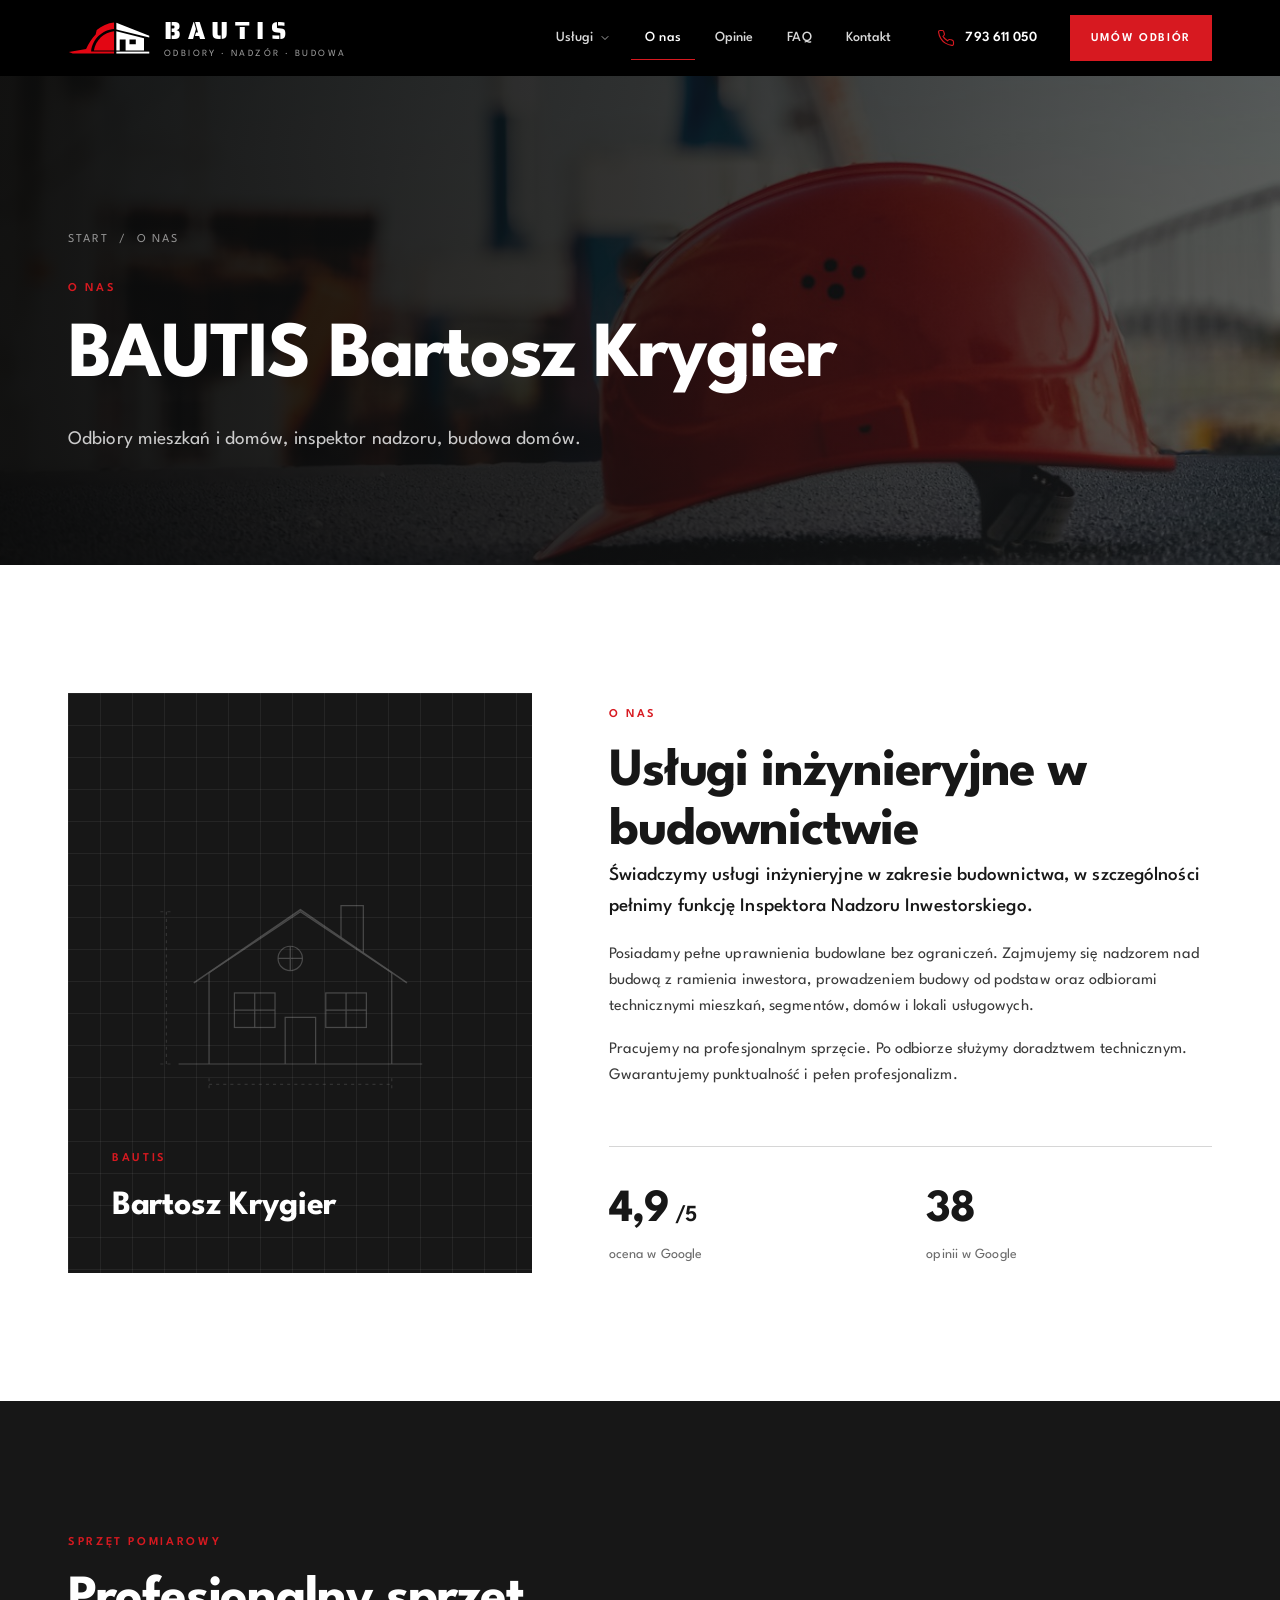
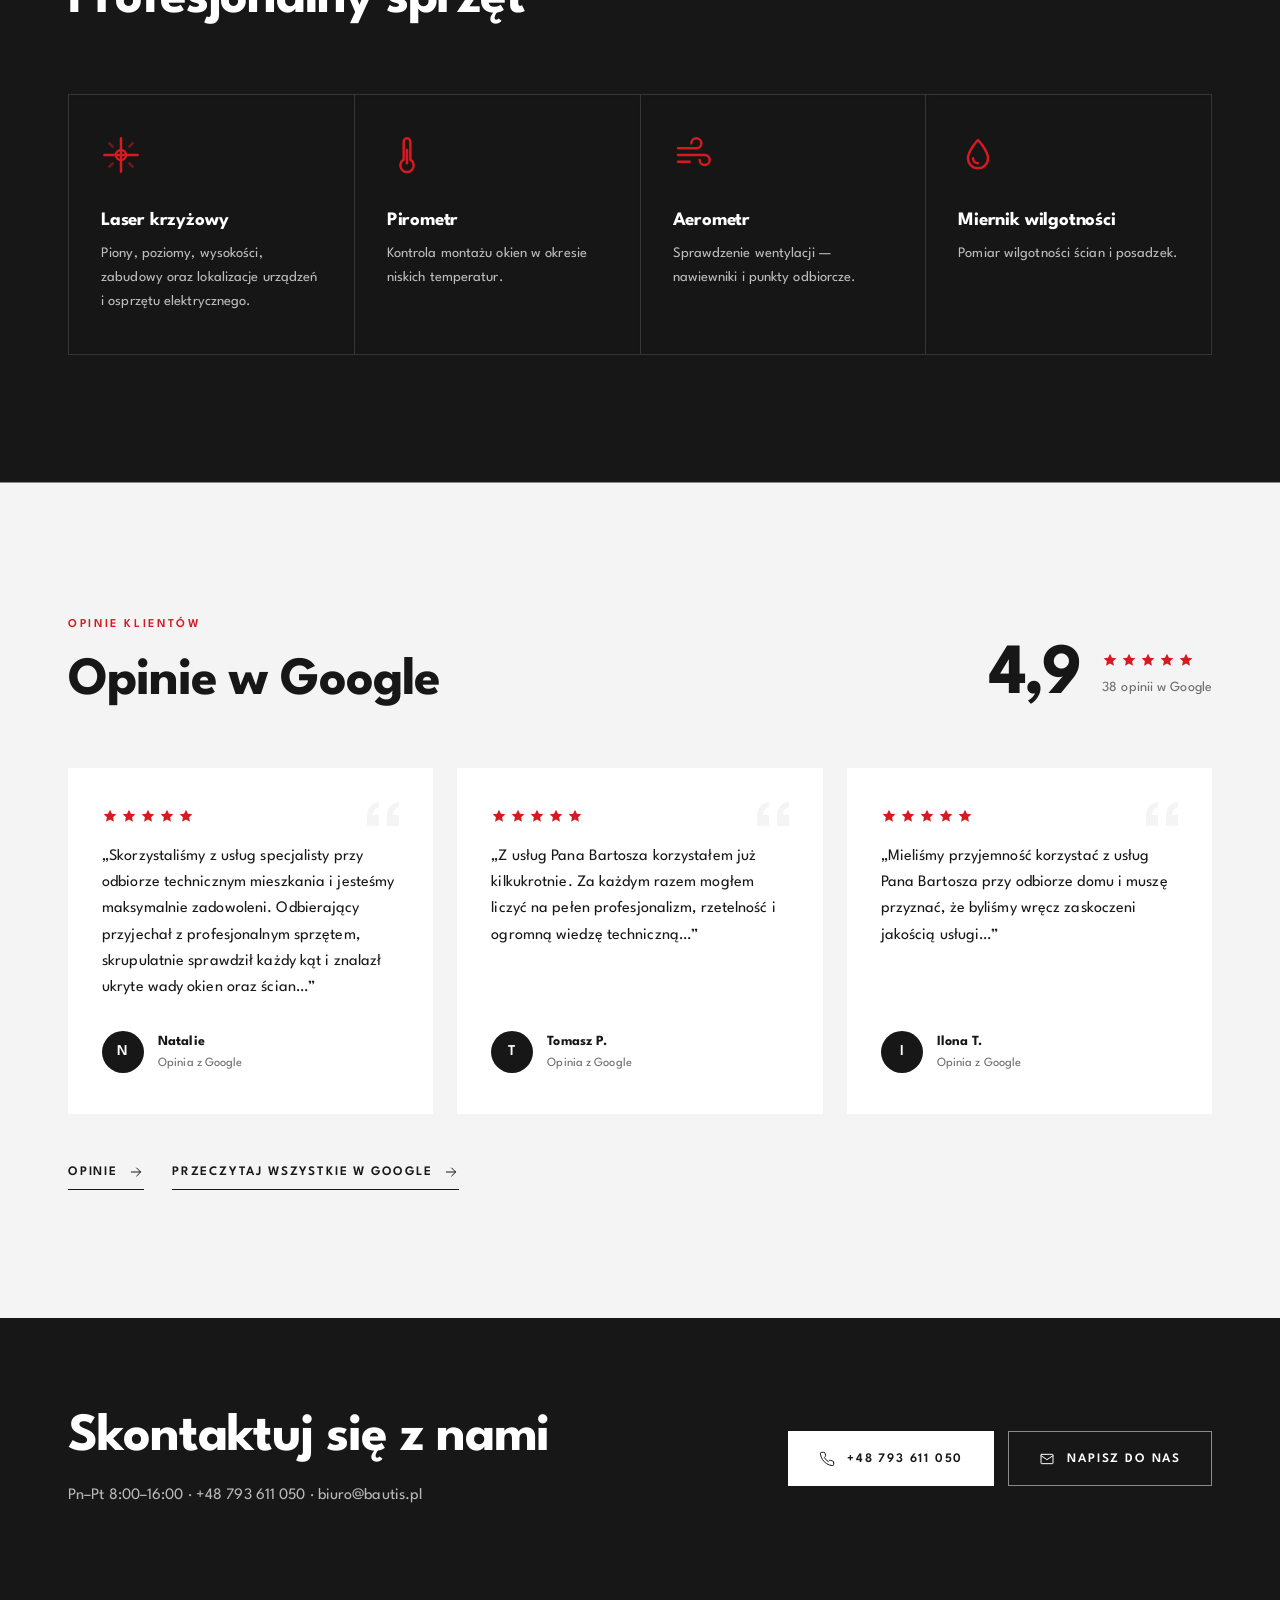
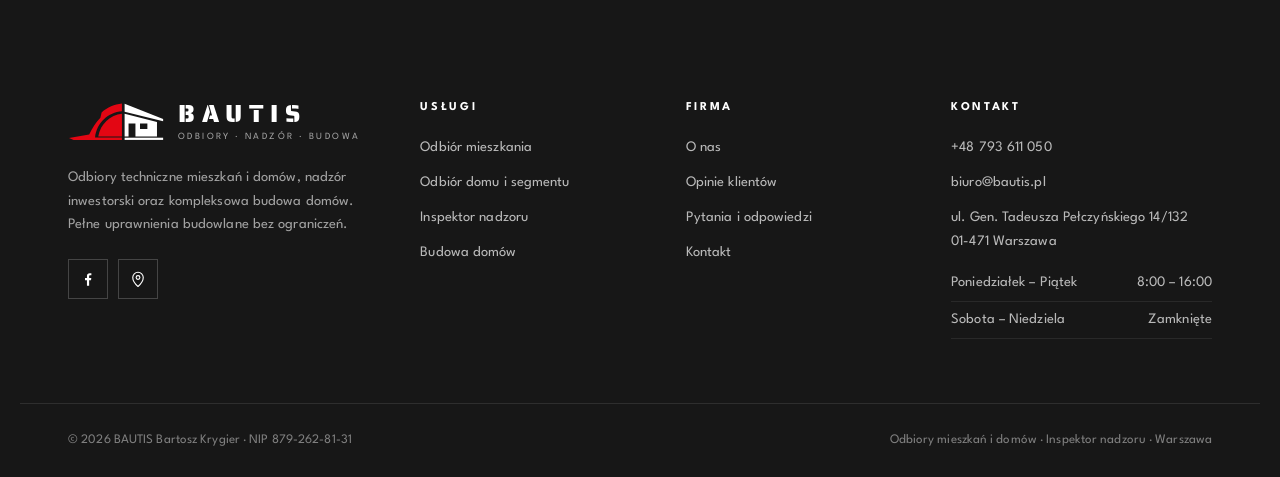
<file: o-nas.html>
<!DOCTYPE html>
<html lang="pl">
<head>
<meta charset="utf-8">
<meta name="viewport" content="width=device-width, initial-scale=1">
<title>O nas — BAUTIS Bartosz Krygier</title>
<meta name="description" content="BAUTIS Bartosz Krygier — odbiory mieszkań i domów, inspektor nadzoru inwestorskiego, budowa domów. Pełne uprawnienia budowlane bez ograniczeń.">
<link rel="canonical" href="https://bautis.pl/o-nas.html">
<meta property="og:title" content="O nas — BAUTIS Bartosz Krygier">
<meta property="og:description" content="BAUTIS Bartosz Krygier — odbiory mieszkań i domów, inspektor nadzoru inwestorskiego, budowa domów. Pełne uprawnienia budowlane bez ograniczeń.">
<meta property="og:type" content="website">
<meta property="og:image" content="https://bautis.pl/wp-content/uploads/2024/03/building-plans-in-hand-1536x1024.jpg">
<meta name="theme-color" content="#000000">
<link rel="icon" type="image/png" href="assets/img/logo-bautis.png">
<link rel="preconnect" href="https://fonts.googleapis.com">
<link rel="preconnect" href="https://fonts.gstatic.com" crossorigin>
<link href="https://fonts.googleapis.com/css2?family=League+Spartan:wght@200;300;400;500;600;700&family=Saira+Stencil+One&display=swap" rel="stylesheet">
<link rel="stylesheet" href="assets/css/style.css">
<script type="application/ld+json">{"@context":"https://schema.org","@type":"HomeAndConstructionBusiness","name":"BAUTIS Bartosz Krygier","description":"Odbiory mieszkań i domów, inspektor nadzoru inwestorskiego, generalny wykonawca domów.","telephone":"+48 793 611 050","email":"biuro@bautis.pl","url":"https://bautis.pl","image":"https://bautis.pl/wp-content/uploads/2024/03/building-plans-in-hand-1536x1024.jpg","address":{"@type":"PostalAddress","streetAddress":"Gen. Tadeusza Pełczyńskiego 14/132","postalCode":"01-471","addressLocality":"Warszawa","addressCountry":"PL"},"geo":{"@type":"GeoCoordinates","latitude":52.2424706,"longitude":20.9087483},"openingHoursSpecification":[{"@type":"OpeningHoursSpecification","dayOfWeek":["Monday","Tuesday","Wednesday","Thursday","Friday"],"opens":"08:00","closes":"16:00"}],"aggregateRating":{"@type":"AggregateRating","ratingValue":"4.9","reviewCount":38},"sameAs":["https://www.facebook.com/BAUTIS.Budownictwo"]}</script>
</head>
<body>

<header class="header">
  <div class="container header__inner">
    <a href="index.html" class="logo " aria-label="BAUTIS — strona główna">
  <span class="logo__mark"><svg class="logo__svg" viewBox="120 225 780 305" aria-hidden="true">
  <g fill="#e30613">
    <path d="M128 510 L292 482 C318 425 348 382 383 345 L393 302 C440 262 498 236 558 230 L558 292 C448 300 352 385 340 505 L558 505 L558 525 L165 525 Z"/>
    <path d="M366 497 C382 398 462 322 558 313 L558 497 Z"/>
  </g>
  <g fill="currentColor">
    <path d="M580 232 L893 355 L893 373 L580 297 Z"/>
    <path fill-rule="evenodd" d="M580 313 L843 380 L843 497 L668 497 L668 392 L612 392 L612 497 L580 497 Z M705 392 L765 392 L765 437 L705 437 Z"/>
    <rect x="580" y="507" width="313" height="18"/>
  </g>
</svg></span>
  <span class="logo__text"><span class="logo__name">BAUTIS</span><span class="logo__sub">Odbiory · Nadzór · Budowa</span></span>
</a>
    <nav class="nav" aria-label="Główna nawigacja">
      <ul class="nav__list">
        <li class="nav__item">
          <a href="uslugi.html" class="nav__link">Usługi <svg viewBox="0 0 24 24" fill="none" stroke="currentColor" stroke-width="1.5" stroke-linecap="round" stroke-linejoin="round" aria-hidden="true"><path d="M6 9l6 6 6-6"/></svg></a>
          <div class="dropdown">
            <a href="odbior-mieszkania.html">Odbiór mieszkania<small>Stan deweloperski, lokale usługowe</small></a><a href="odbior-domu.html">Odbiór domu i segmentu<small>Domy i segmenty</small></a><a href="inspektor-nadzoru.html">Inspektor nadzoru<small>Nadzór inwestorski na budowie</small></a><a href="budowa-domow.html">Budowa domów<small>Generalny wykonawca</small></a>
          </div>
        </li>
        <li><a href="o-nas.html" class="nav__link is-active">O nas</a></li>
        <li><a href="opinie.html" class="nav__link">Opinie</a></li>
        <li><a href="faq.html" class="nav__link">FAQ</a></li>
        <li><a href="kontakt.html" class="nav__link">Kontakt</a></li>
      </ul>
    </nav>
    <a href="tel:+48793611050" class="header__phone"><svg viewBox="0 0 24 24" fill="none" stroke="currentColor" stroke-width="1.5" stroke-linecap="round" stroke-linejoin="round" aria-hidden="true"><path d="M22 16.9v3a2 2 0 0 1-2.2 2 19.8 19.8 0 0 1-8.6-3.1 19.5 19.5 0 0 1-6-6A19.8 19.8 0 0 1 2.1 4.2 2 2 0 0 1 4.1 2h3a2 2 0 0 1 2 1.7c.1.9.4 1.8.7 2.7a2 2 0 0 1-.5 2.1L8 9.8a16 16 0 0 0 6 6l1.3-1.3a2 2 0 0 1 2.1-.4c.9.3 1.8.6 2.7.7a2 2 0 0 1 1.7 2z"/></svg>793 611 050</a>
    <a href="kontakt.html" class="btn btn--accent">Umów odbiór</a>
    <button class="burger" aria-label="Otwórz menu" aria-expanded="false"><span></span><span></span><span></span></button>
  </div>
</header>
<nav class="mobile-nav" aria-label="Menu mobilne">
  <a href="index.html">Strona główna</a>
  <a href="uslugi.html">Usługi</a>
  <div class="sub"><a href="odbior-mieszkania.html">Odbiór mieszkania</a><a href="odbior-domu.html">Odbiór domu i segmentu</a><a href="inspektor-nadzoru.html">Inspektor nadzoru</a><a href="budowa-domow.html">Budowa domów</a></div>
  <a href="o-nas.html">O nas</a>
  <a href="opinie.html">Opinie</a>
  <a href="faq.html">FAQ</a>
  <a href="kontakt.html">Kontakt</a>
  <a href="tel:+48793611050" class="btn btn--accent"><svg viewBox="0 0 24 24" fill="none" stroke="currentColor" stroke-width="1.5" stroke-linecap="round" stroke-linejoin="round" aria-hidden="true"><path d="M22 16.9v3a2 2 0 0 1-2.2 2 19.8 19.8 0 0 1-8.6-3.1 19.5 19.5 0 0 1-6-6A19.8 19.8 0 0 1 2.1 4.2 2 2 0 0 1 4.1 2h3a2 2 0 0 1 2 1.7c.1.9.4 1.8.7 2.7a2 2 0 0 1-.5 2.1L8 9.8a16 16 0 0 0 6 6l1.3-1.3a2 2 0 0 1 2.1-.4c.9.3 1.8.6 2.7.7a2 2 0 0 1 1.7 2z"/></svg> Zadzwoń: +48 793 611 050</a>
</nav>
<main>


<section class="page-hero ">
  <div class="page-hero__media"><img src="assets/img/red-helmet.jpg" alt="" loading="eager"></div>
  <div class="container">
    <div class="page-hero__inner">
      <div class="breadcrumbs"><a href="index.html">Start</a><span>/</span>O nas</div>
      <span class="eyebrow">O nas</span>
      <h1 class="h-xl">BAUTIS Bartosz Krygier</h1>
      <p>Odbiory mieszkań i domów, inspektor nadzoru, budowa domów.</p>
      
    </div>
  </div>
</section>

<section class="section">
  <div class="container person">
    <div class="person__card reveal">
      <div class="blueprint"><svg viewBox="0 0 320 240" fill="none" stroke="currentColor" stroke-width="1.2" aria-hidden="true">
    <path d="M40 200h240"/>
    <path d="M70 200V110l90-60 90 60v90"/>
    <path d="M55 120l105-72 105 72" stroke-width="1.6"/>
    <path d="M200 76V44h22v47"/>
    <rect x="95" y="130" width="40" height="34"/><path d="M115 130v34M95 147h40"/>
    <rect x="185" y="130" width="40" height="34"/><path d="M205 130v34M185 147h40"/>
    <path d="M145 200v-46h30v46"/>
    <circle cx="150" cy="96" r="12"/><path d="M150 84v24M138 96h24"/>
    <g stroke-dasharray="3 4" opacity=".55"><path d="M70 220h180M70 214v12M250 214v12"/><path d="M28 200V50M22 200h12M22 50h12"/></g>
  </svg></div>
      <span class="eyebrow">BAUTIS</span>
      <h3>Bartosz Krygier</h3>
    </div>
    <div class="reveal reveal-d1">
      <span class="eyebrow">O nas</span>
      <h2 class="h-lg">Usługi inżynieryjne w budownictwie</h2>
      <p class="lead">Świadczymy usługi inżynieryjne w zakresie budownictwa, w szczególności pełnimy funkcję Inspektora Nadzoru Inwestorskiego.</p>
      <p>Posiadamy pełne uprawnienia budowlane bez ograniczeń. Zajmujemy się nadzorem nad budową z ramienia inwestora, prowadzeniem budowy od podstaw oraz odbiorami technicznymi mieszkań, segmentów, domów i lokali usługowych.</p>
      <p>Pracujemy na profesjonalnym sprzęcie. Po odbiorze służymy doradztwem technicznym. Gwarantujemy punktualność i pełen profesjonalizm.</p>
      <div class="stats" style="grid-template-columns:repeat(2,1fr)">
        <div class="stat"><div class="stat__num">4,9<small>/5</small></div><div class="stat__label">ocena w Google</div></div>
        <div class="stat"><div class="stat__num">38</div><div class="stat__label">opinii w Google</div></div>
      </div>
    </div>
  </div>
</section>


<section class="section section--dark section--photo">
  <img class="section__bg" src="assets/img/laser-line.jpg" alt="" loading="lazy">
  <div class="container">
    <div class="section-head reveal">
      <span class="eyebrow">Sprzęt pomiarowy</span>
      <h2 class="h-lg">Profesjonalny sprzęt</h2>
    </div>
    <div class="gear">
      <div class="gear__item reveal"><svg viewBox="0 0 24 24" fill="none" stroke="currentColor" stroke-width="1.5" stroke-linecap="round" stroke-linejoin="round" aria-hidden="true"><path d="M12 2v20M2 12h20"/><circle cx="12" cy="12" r="3"/><path d="M5 5l2 2M17 17l2 2M19 5l-2 2M7 17l-2 2" opacity=".5"/></svg><h3>Laser krzyżowy</h3><p>Piony, poziomy, wysokości, zabudowy oraz lokalizacje urządzeń i osprzętu elektrycznego.</p></div>
      <div class="gear__item reveal reveal-d1"><svg viewBox="0 0 24 24" fill="none" stroke="currentColor" stroke-width="1.5" stroke-linecap="round" stroke-linejoin="round" aria-hidden="true"><path d="M14 14.8V4a2 2 0 0 0-4 0v10.8a4 4 0 1 0 4 0z"/><path d="M12 9v8"/></svg><h3>Pirometr</h3><p>Kontrola montażu okien w okresie niskich temperatur.</p></div>
      <div class="gear__item reveal reveal-d2"><svg viewBox="0 0 24 24" fill="none" stroke="currentColor" stroke-width="1.5" stroke-linecap="round" stroke-linejoin="round" aria-hidden="true"><path d="M3 8h11a3 3 0 1 0-3-3M3 12h16a3 3 0 1 1-3 3M3 16h7"/></svg><h3>Aerometr</h3><p>Sprawdzenie wentylacji — nawiewniki i punkty odbiorcze.</p></div>
      <div class="gear__item reveal reveal-d3"><svg viewBox="0 0 24 24" fill="none" stroke="currentColor" stroke-width="1.5" stroke-linecap="round" stroke-linejoin="round" aria-hidden="true"><path d="M12 3s6 6.4 6 11a6 6 0 0 1-12 0c0-4.6 6-11 6-11z"/><path d="M9 14a3 3 0 0 0 3 3"/></svg><h3>Miernik wilgotności</h3><p>Pomiar wilgotności ścian i posadzek.</p></div>
    </div>
  </div>
</section>

<section class="section section--soft">
  <div class="container">
    <div class="reviews-top reveal">
      <div>
        <span class="eyebrow">Opinie klientów</span>
        <h2 class="h-lg">Opinie w Google</h2>
      </div>
      <div class="rating-box">
        <div class="rating-box__score">4,9</div>
        <div class="rating-box__meta"><span class="stars" aria-label="5 na 5"><svg viewBox="0 0 24 24" fill="currentColor" aria-hidden="true"><path d="M12 2.5l2.9 6.1 6.6.8-4.9 4.6 1.3 6.6L12 17.3l-5.9 3.3 1.3-6.6L2.5 9.4l6.6-.8z"/></svg><svg viewBox="0 0 24 24" fill="currentColor" aria-hidden="true"><path d="M12 2.5l2.9 6.1 6.6.8-4.9 4.6 1.3 6.6L12 17.3l-5.9 3.3 1.3-6.6L2.5 9.4l6.6-.8z"/></svg><svg viewBox="0 0 24 24" fill="currentColor" aria-hidden="true"><path d="M12 2.5l2.9 6.1 6.6.8-4.9 4.6 1.3 6.6L12 17.3l-5.9 3.3 1.3-6.6L2.5 9.4l6.6-.8z"/></svg><svg viewBox="0 0 24 24" fill="currentColor" aria-hidden="true"><path d="M12 2.5l2.9 6.1 6.6.8-4.9 4.6 1.3 6.6L12 17.3l-5.9 3.3 1.3-6.6L2.5 9.4l6.6-.8z"/></svg><svg viewBox="0 0 24 24" fill="currentColor" aria-hidden="true"><path d="M12 2.5l2.9 6.1 6.6.8-4.9 4.6 1.3 6.6L12 17.3l-5.9 3.3 1.3-6.6L2.5 9.4l6.6-.8z"/></svg></span><div>38 opinii w Google</div></div>
      </div>
    </div>
    <div class="reviews">
      <article class="review reveal ">
        <span class="review__quote"><svg viewBox="0 0 40 40" fill="currentColor" aria-hidden="true"><path d="M4 30V20C4 12 8 7 16 6v5c-4 1-6 4-6 8h6v11zm20 0V20c0-8 4-13 12-14v5c-4 1-6 4-6 8h6v11z"/></svg></span>
        <span class="stars" aria-label="5 na 5"><svg viewBox="0 0 24 24" fill="currentColor" aria-hidden="true"><path d="M12 2.5l2.9 6.1 6.6.8-4.9 4.6 1.3 6.6L12 17.3l-5.9 3.3 1.3-6.6L2.5 9.4l6.6-.8z"/></svg><svg viewBox="0 0 24 24" fill="currentColor" aria-hidden="true"><path d="M12 2.5l2.9 6.1 6.6.8-4.9 4.6 1.3 6.6L12 17.3l-5.9 3.3 1.3-6.6L2.5 9.4l6.6-.8z"/></svg><svg viewBox="0 0 24 24" fill="currentColor" aria-hidden="true"><path d="M12 2.5l2.9 6.1 6.6.8-4.9 4.6 1.3 6.6L12 17.3l-5.9 3.3 1.3-6.6L2.5 9.4l6.6-.8z"/></svg><svg viewBox="0 0 24 24" fill="currentColor" aria-hidden="true"><path d="M12 2.5l2.9 6.1 6.6.8-4.9 4.6 1.3 6.6L12 17.3l-5.9 3.3 1.3-6.6L2.5 9.4l6.6-.8z"/></svg><svg viewBox="0 0 24 24" fill="currentColor" aria-hidden="true"><path d="M12 2.5l2.9 6.1 6.6.8-4.9 4.6 1.3 6.6L12 17.3l-5.9 3.3 1.3-6.6L2.5 9.4l6.6-.8z"/></svg></span>
        <p>„Skorzystaliśmy z usług specjalisty przy odbiorze technicznym mieszkania i jesteśmy maksymalnie zadowoleni. Odbierający przyjechał z profesjonalnym sprzętem, skrupulatnie sprawdził każdy kąt i znalazł ukryte wady okien oraz ścian…”</p>
        <div class="review__author"><span class="review__avatar">N</span><div><strong>Natalie</strong><small>Opinia z Google</small></div></div>
      </article><article class="review reveal reveal-d1">
        <span class="review__quote"><svg viewBox="0 0 40 40" fill="currentColor" aria-hidden="true"><path d="M4 30V20C4 12 8 7 16 6v5c-4 1-6 4-6 8h6v11zm20 0V20c0-8 4-13 12-14v5c-4 1-6 4-6 8h6v11z"/></svg></span>
        <span class="stars" aria-label="5 na 5"><svg viewBox="0 0 24 24" fill="currentColor" aria-hidden="true"><path d="M12 2.5l2.9 6.1 6.6.8-4.9 4.6 1.3 6.6L12 17.3l-5.9 3.3 1.3-6.6L2.5 9.4l6.6-.8z"/></svg><svg viewBox="0 0 24 24" fill="currentColor" aria-hidden="true"><path d="M12 2.5l2.9 6.1 6.6.8-4.9 4.6 1.3 6.6L12 17.3l-5.9 3.3 1.3-6.6L2.5 9.4l6.6-.8z"/></svg><svg viewBox="0 0 24 24" fill="currentColor" aria-hidden="true"><path d="M12 2.5l2.9 6.1 6.6.8-4.9 4.6 1.3 6.6L12 17.3l-5.9 3.3 1.3-6.6L2.5 9.4l6.6-.8z"/></svg><svg viewBox="0 0 24 24" fill="currentColor" aria-hidden="true"><path d="M12 2.5l2.9 6.1 6.6.8-4.9 4.6 1.3 6.6L12 17.3l-5.9 3.3 1.3-6.6L2.5 9.4l6.6-.8z"/></svg><svg viewBox="0 0 24 24" fill="currentColor" aria-hidden="true"><path d="M12 2.5l2.9 6.1 6.6.8-4.9 4.6 1.3 6.6L12 17.3l-5.9 3.3 1.3-6.6L2.5 9.4l6.6-.8z"/></svg></span>
        <p>„Z usług Pana Bartosza korzystałem już kilkukrotnie. Za każdym razem mogłem liczyć na pełen profesjonalizm, rzetelność i ogromną wiedzę techniczną…”</p>
        <div class="review__author"><span class="review__avatar">T</span><div><strong>Tomasz P.</strong><small>Opinia z Google</small></div></div>
      </article><article class="review reveal reveal-d2">
        <span class="review__quote"><svg viewBox="0 0 40 40" fill="currentColor" aria-hidden="true"><path d="M4 30V20C4 12 8 7 16 6v5c-4 1-6 4-6 8h6v11zm20 0V20c0-8 4-13 12-14v5c-4 1-6 4-6 8h6v11z"/></svg></span>
        <span class="stars" aria-label="5 na 5"><svg viewBox="0 0 24 24" fill="currentColor" aria-hidden="true"><path d="M12 2.5l2.9 6.1 6.6.8-4.9 4.6 1.3 6.6L12 17.3l-5.9 3.3 1.3-6.6L2.5 9.4l6.6-.8z"/></svg><svg viewBox="0 0 24 24" fill="currentColor" aria-hidden="true"><path d="M12 2.5l2.9 6.1 6.6.8-4.9 4.6 1.3 6.6L12 17.3l-5.9 3.3 1.3-6.6L2.5 9.4l6.6-.8z"/></svg><svg viewBox="0 0 24 24" fill="currentColor" aria-hidden="true"><path d="M12 2.5l2.9 6.1 6.6.8-4.9 4.6 1.3 6.6L12 17.3l-5.9 3.3 1.3-6.6L2.5 9.4l6.6-.8z"/></svg><svg viewBox="0 0 24 24" fill="currentColor" aria-hidden="true"><path d="M12 2.5l2.9 6.1 6.6.8-4.9 4.6 1.3 6.6L12 17.3l-5.9 3.3 1.3-6.6L2.5 9.4l6.6-.8z"/></svg><svg viewBox="0 0 24 24" fill="currentColor" aria-hidden="true"><path d="M12 2.5l2.9 6.1 6.6.8-4.9 4.6 1.3 6.6L12 17.3l-5.9 3.3 1.3-6.6L2.5 9.4l6.6-.8z"/></svg></span>
        <p>„Mieliśmy przyjemność korzystać z usług Pana Bartosza przy odbiorze domu i muszę przyznać, że byliśmy wręcz zaskoczeni jakością usługi…”</p>
        <div class="review__author"><span class="review__avatar">I</span><div><strong>Ilona T.</strong><small>Opinia z Google</small></div></div>
      </article>
    </div>
    <div style="margin-top:48px;display:flex;gap:28px;flex-wrap:wrap" class="reveal">
      <a href="opinie.html" class="link-arrow ">Opinie <svg viewBox="0 0 24 24" fill="none" stroke="currentColor" stroke-width="1.5" stroke-linecap="round" stroke-linejoin="round" aria-hidden="true"><path d="M5 12h14M13 6l6 6-6 6"/></svg></a>
      <a href="https://www.google.com/maps/place/Bautis+Bartosz+Krygier/@52.2424706,20.9087483,17z/data=!4m6!3m5!1s0x471ecb4dfaeca03b:0x73bf1cdc335eae63!8m2!3d52.2424706!4d20.9087483!16s%2Fg%2F11h_k3vt44" target="_blank" rel="noopener" class="link-arrow">Przeczytaj wszystkie w Google <svg viewBox="0 0 24 24" fill="none" stroke="currentColor" stroke-width="1.5" stroke-linecap="round" stroke-linejoin="round" aria-hidden="true"><path d="M5 12h14M13 6l6 6-6 6"/></svg></a>
    </div>
  </div>
</section>

<section class="cta-band">
  <div class="container cta-band__inner">
    <div class="reveal">
      <h2 class="h-lg">Skontaktuj się z nami</h2>
      <p>Pn–Pt 8:00–16:00 · +48 793 611 050 · biuro@bautis.pl</p>
    </div>
    <div class="cta-band__actions reveal reveal-d1">
      <a href="tel:+48793611050" class="btn btn--light"><svg viewBox="0 0 24 24" fill="none" stroke="currentColor" stroke-width="1.5" stroke-linecap="round" stroke-linejoin="round" aria-hidden="true"><path d="M22 16.9v3a2 2 0 0 1-2.2 2 19.8 19.8 0 0 1-8.6-3.1 19.5 19.5 0 0 1-6-6A19.8 19.8 0 0 1 2.1 4.2 2 2 0 0 1 4.1 2h3a2 2 0 0 1 2 1.7c.1.9.4 1.8.7 2.7a2 2 0 0 1-.5 2.1L8 9.8a16 16 0 0 0 6 6l1.3-1.3a2 2 0 0 1 2.1-.4c.9.3 1.8.6 2.7.7a2 2 0 0 1 1.7 2z"/></svg> +48 793 611 050</a>
      <a href="mailto:biuro@bautis.pl" class="btn btn--ghost-light"><svg viewBox="0 0 24 24" fill="none" stroke="currentColor" stroke-width="1.5" stroke-linecap="round" stroke-linejoin="round" aria-hidden="true"><rect x="3" y="5" width="18" height="14" rx="1"/><path d="M3 7l9 6 9-6"/></svg> Napisz do nas</a>
    </div>
  </div>
</section>

</main>

<footer class="footer">
  <div class="container">
    <div class="footer__grid">
      <div>
        <a href="index.html" class="logo " aria-label="BAUTIS — strona główna">
  <span class="logo__mark"><svg class="logo__svg" viewBox="120 225 780 305" aria-hidden="true">
  <g fill="#e30613">
    <path d="M128 510 L292 482 C318 425 348 382 383 345 L393 302 C440 262 498 236 558 230 L558 292 C448 300 352 385 340 505 L558 505 L558 525 L165 525 Z"/>
    <path d="M366 497 C382 398 462 322 558 313 L558 497 Z"/>
  </g>
  <g fill="currentColor">
    <path d="M580 232 L893 355 L893 373 L580 297 Z"/>
    <path fill-rule="evenodd" d="M580 313 L843 380 L843 497 L668 497 L668 392 L612 392 L612 497 L580 497 Z M705 392 L765 392 L765 437 L705 437 Z"/>
    <rect x="580" y="507" width="313" height="18"/>
  </g>
</svg></span>
  <span class="logo__text"><span class="logo__name">BAUTIS</span><span class="logo__sub">Odbiory · Nadzór · Budowa</span></span>
</a>
        <p>Odbiory techniczne mieszkań i domów, nadzór inwestorski oraz kompleksowa budowa domów. Pełne uprawnienia budowlane bez ograniczeń.</p>
        <div class="footer__social">
          <a href="https://www.facebook.com/BAUTIS.Budownictwo" target="_blank" rel="noopener" aria-label="Facebook"><svg viewBox="0 0 24 24" fill="currentColor" aria-hidden="true"><path d="M13.5 21v-7.5h2.5l.4-3h-2.9V8.6c0-.9.3-1.5 1.5-1.5h1.5V4.4c-.3 0-1.2-.1-2.2-.1-2.2 0-3.7 1.3-3.7 3.8v2.4H8v3h2.6V21z"/></svg></a>
          <a href="https://www.google.com/maps/place/Bautis+Bartosz+Krygier/@52.2424706,20.9087483,17z/data=!4m6!3m5!1s0x471ecb4dfaeca03b:0x73bf1cdc335eae63!8m2!3d52.2424706!4d20.9087483!16s%2Fg%2F11h_k3vt44" target="_blank" rel="noopener" aria-label="Wizytówka Google"><svg viewBox="0 0 24 24" fill="none" stroke="currentColor" stroke-width="1.5" stroke-linecap="round" stroke-linejoin="round" aria-hidden="true"><path d="M12 22s7-6.2 7-12a7 7 0 1 0-14 0c0 5.8 7 12 7 12z"/><circle cx="12" cy="10" r="2.5"/></svg></a>
        </div>
      </div>
      <div>
        <h4>Usługi</h4>
        <ul><li><a href="odbior-mieszkania.html">Odbiór mieszkania</a></li><li><a href="odbior-domu.html">Odbiór domu i segmentu</a></li><li><a href="inspektor-nadzoru.html">Inspektor nadzoru</a></li><li><a href="budowa-domow.html">Budowa domów</a></li></ul>
      </div>
      <div>
        <h4>Firma</h4>
        <ul>
          <li><a href="o-nas.html">O nas</a></li>
          <li><a href="opinie.html">Opinie klientów</a></li>
          <li><a href="faq.html">Pytania i odpowiedzi</a></li>
          <li><a href="kontakt.html">Kontakt</a></li>
        </ul>
      </div>
      <div>
        <h4>Kontakt</h4>
        <ul>
          <li><a href="tel:+48793611050">+48 793 611 050</a></li>
          <li><a href="mailto:biuro@bautis.pl">biuro@bautis.pl</a></li>
          <li>ul. Gen. Tadeusza Pełczyńskiego 14/132<br>01-471 Warszawa</li>
        </ul>
        <div class="footer__hours">
          <div><span>Poniedziałek – Piątek</span><span>8:00 – 16:00</span></div>
          <div><span>Sobota – Niedziela</span><span>Zamknięte</span></div>
        </div>
      </div>
    </div>
  </div>
  <div class="container footer__bottom">
    <span>© <span data-year>2026</span> BAUTIS Bartosz Krygier · NIP 879-262-81-31</span>
    <span>Odbiory mieszkań i domów · Inspektor nadzoru · Warszawa</span>
  </div>
</footer>
<a href="tel:+48793611050" class="fab" aria-label="Zadzwoń"><svg viewBox="0 0 24 24" fill="none" stroke="currentColor" stroke-width="1.5" stroke-linecap="round" stroke-linejoin="round" aria-hidden="true"><path d="M22 16.9v3a2 2 0 0 1-2.2 2 19.8 19.8 0 0 1-8.6-3.1 19.5 19.5 0 0 1-6-6A19.8 19.8 0 0 1 2.1 4.2 2 2 0 0 1 4.1 2h3a2 2 0 0 1 2 1.7c.1.9.4 1.8.7 2.7a2 2 0 0 1-.5 2.1L8 9.8a16 16 0 0 0 6 6l1.3-1.3a2 2 0 0 1 2.1-.4c.9.3 1.8.6 2.7.7a2 2 0 0 1 1.7 2z"/></svg></a>
<script src="assets/js/main.js" defer></script>
</body>
</html>
</file>
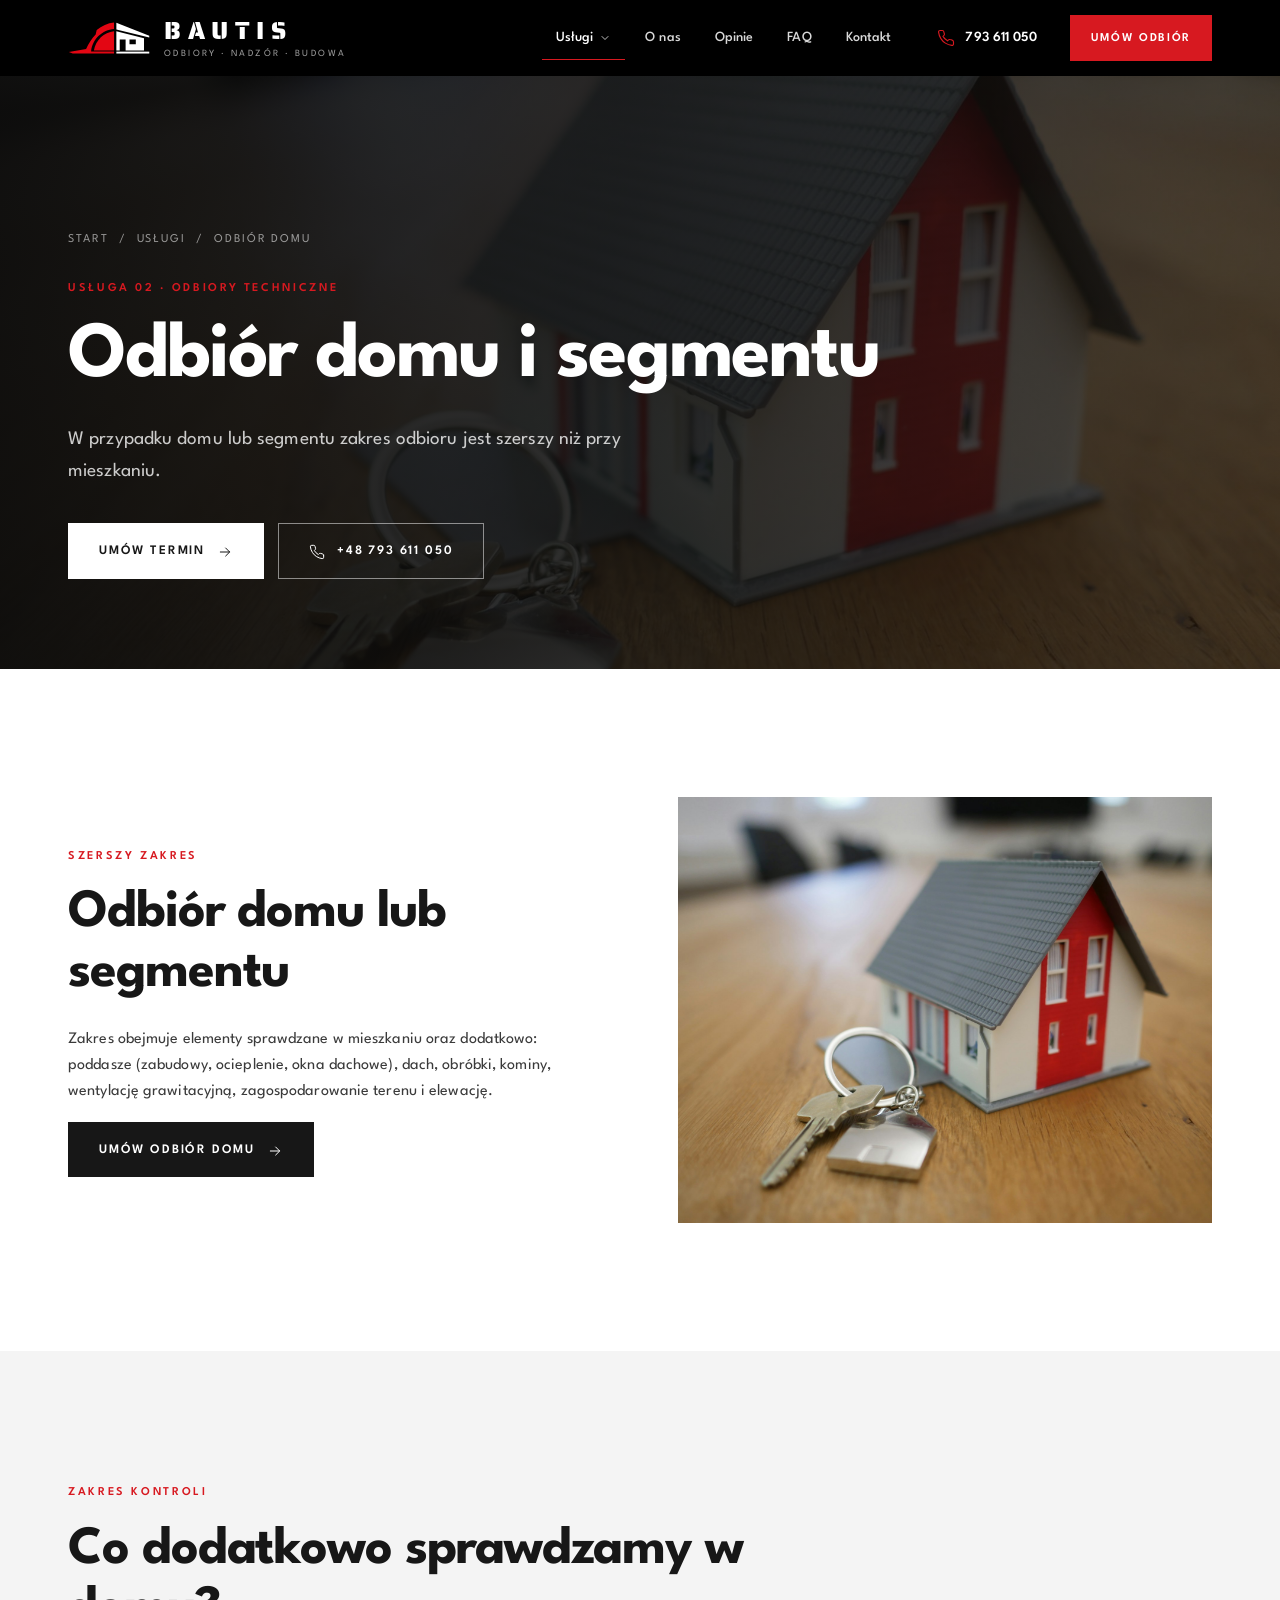
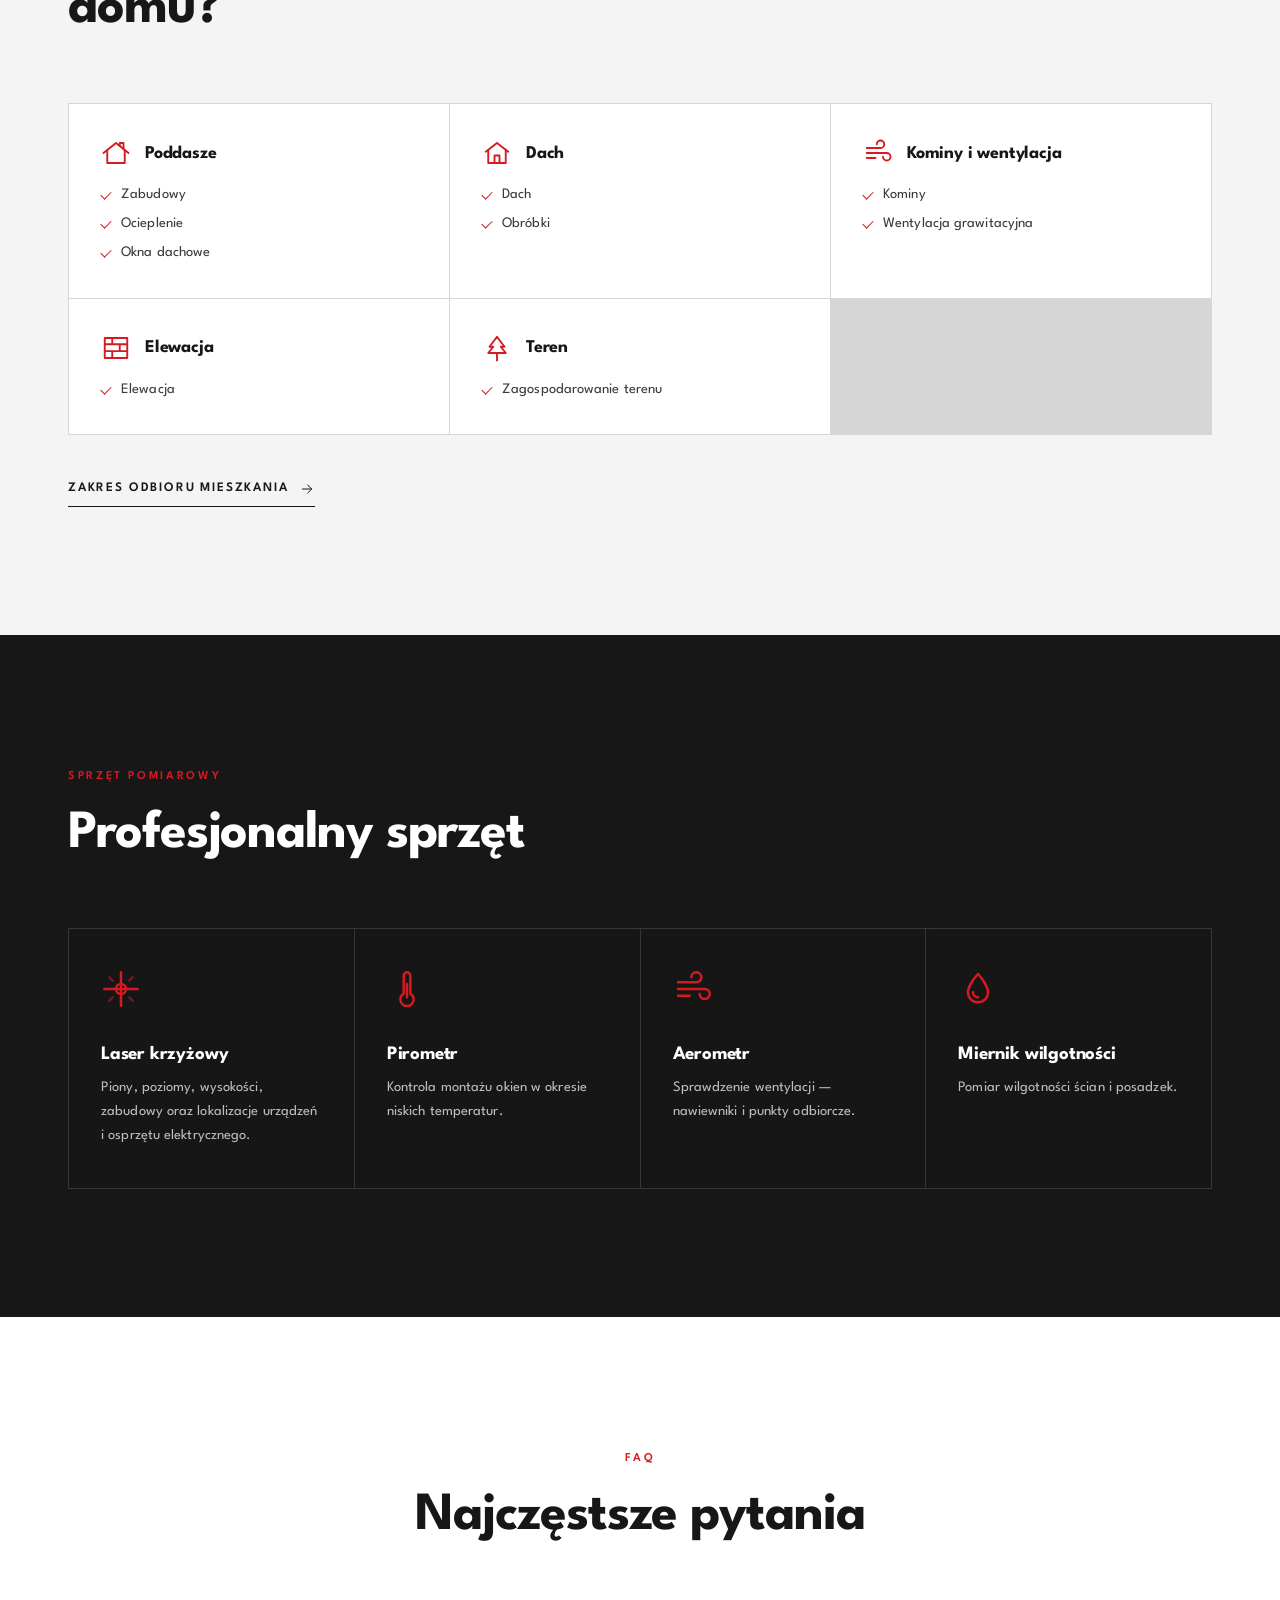
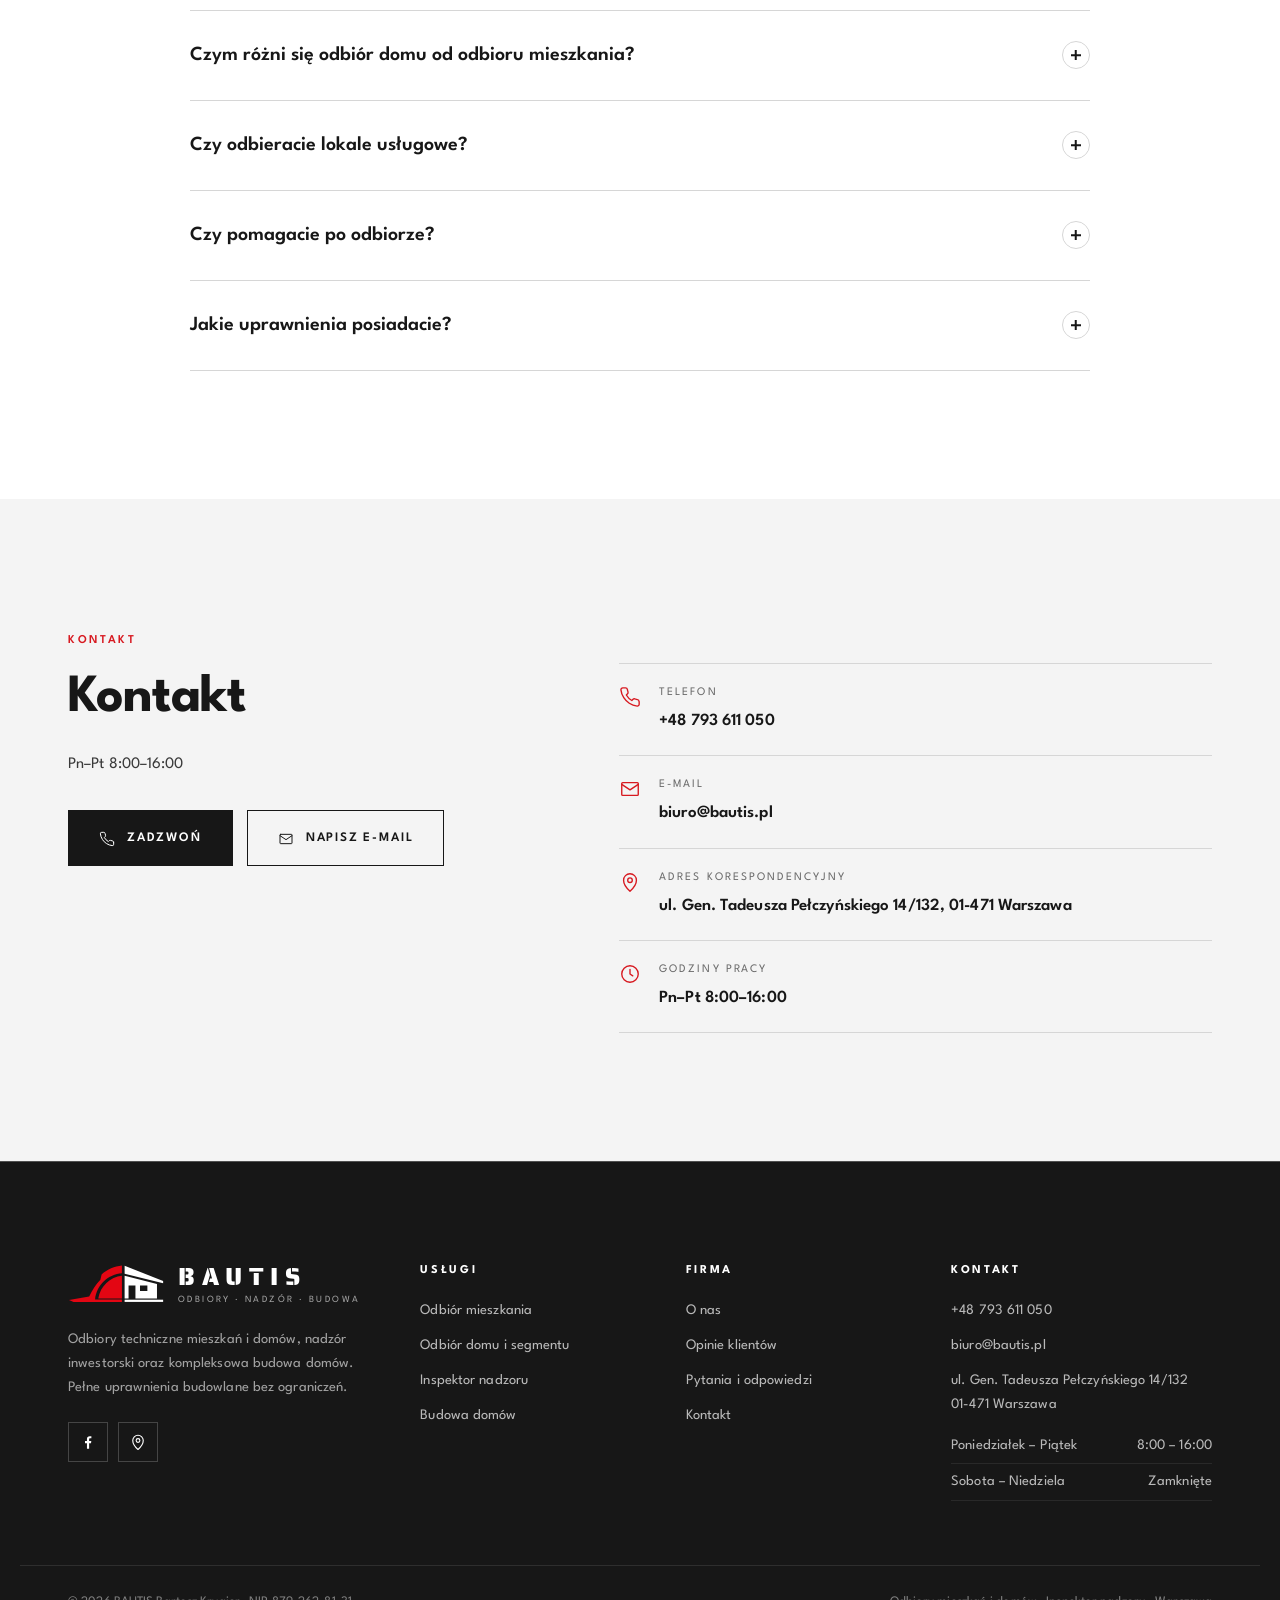
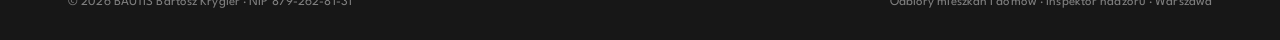
<file: odbior-domu.html>
<!DOCTYPE html>
<html lang="pl">
<head>
<meta charset="utf-8">
<meta name="viewport" content="width=device-width, initial-scale=1">
<title>Odbiór domu i segmentu | BAUTIS</title>
<meta name="description" content="Odbiór techniczny domu i segmentu: poddasze, okna dachowe, dach, obróbki, kominy, wentylacja grawitacyjna, elewacja i zagospodarowanie terenu.">
<link rel="canonical" href="https://bautis.pl/odbior-domu.html">
<meta property="og:title" content="Odbiór domu i segmentu | BAUTIS">
<meta property="og:description" content="Odbiór techniczny domu i segmentu: poddasze, okna dachowe, dach, obróbki, kominy, wentylacja grawitacyjna, elewacja i zagospodarowanie terenu.">
<meta property="og:type" content="website">
<meta property="og:image" content="https://bautis.pl/wp-content/uploads/2024/03/building-plans-in-hand-1536x1024.jpg">
<meta name="theme-color" content="#000000">
<link rel="icon" type="image/png" href="assets/img/logo-bautis.png">
<link rel="preconnect" href="https://fonts.googleapis.com">
<link rel="preconnect" href="https://fonts.gstatic.com" crossorigin>
<link href="https://fonts.googleapis.com/css2?family=League+Spartan:wght@200;300;400;500;600;700&family=Saira+Stencil+One&display=swap" rel="stylesheet">
<link rel="stylesheet" href="assets/css/style.css">
<script type="application/ld+json">{"@context":"https://schema.org","@type":"HomeAndConstructionBusiness","name":"BAUTIS Bartosz Krygier","description":"Odbiory mieszkań i domów, inspektor nadzoru inwestorskiego, generalny wykonawca domów.","telephone":"+48 793 611 050","email":"biuro@bautis.pl","url":"https://bautis.pl","image":"https://bautis.pl/wp-content/uploads/2024/03/building-plans-in-hand-1536x1024.jpg","address":{"@type":"PostalAddress","streetAddress":"Gen. Tadeusza Pełczyńskiego 14/132","postalCode":"01-471","addressLocality":"Warszawa","addressCountry":"PL"},"geo":{"@type":"GeoCoordinates","latitude":52.2424706,"longitude":20.9087483},"openingHoursSpecification":[{"@type":"OpeningHoursSpecification","dayOfWeek":["Monday","Tuesday","Wednesday","Thursday","Friday"],"opens":"08:00","closes":"16:00"}],"aggregateRating":{"@type":"AggregateRating","ratingValue":"4.9","reviewCount":38},"sameAs":["https://www.facebook.com/BAUTIS.Budownictwo"]}</script>
</head>
<body>

<header class="header">
  <div class="container header__inner">
    <a href="index.html" class="logo " aria-label="BAUTIS — strona główna">
  <span class="logo__mark"><svg class="logo__svg" viewBox="120 225 780 305" aria-hidden="true">
  <g fill="#e30613">
    <path d="M128 510 L292 482 C318 425 348 382 383 345 L393 302 C440 262 498 236 558 230 L558 292 C448 300 352 385 340 505 L558 505 L558 525 L165 525 Z"/>
    <path d="M366 497 C382 398 462 322 558 313 L558 497 Z"/>
  </g>
  <g fill="currentColor">
    <path d="M580 232 L893 355 L893 373 L580 297 Z"/>
    <path fill-rule="evenodd" d="M580 313 L843 380 L843 497 L668 497 L668 392 L612 392 L612 497 L580 497 Z M705 392 L765 392 L765 437 L705 437 Z"/>
    <rect x="580" y="507" width="313" height="18"/>
  </g>
</svg></span>
  <span class="logo__text"><span class="logo__name">BAUTIS</span><span class="logo__sub">Odbiory · Nadzór · Budowa</span></span>
</a>
    <nav class="nav" aria-label="Główna nawigacja">
      <ul class="nav__list">
        <li class="nav__item">
          <a href="uslugi.html" class="nav__link is-active">Usługi <svg viewBox="0 0 24 24" fill="none" stroke="currentColor" stroke-width="1.5" stroke-linecap="round" stroke-linejoin="round" aria-hidden="true"><path d="M6 9l6 6 6-6"/></svg></a>
          <div class="dropdown">
            <a href="odbior-mieszkania.html">Odbiór mieszkania<small>Stan deweloperski, lokale usługowe</small></a><a href="odbior-domu.html">Odbiór domu i segmentu<small>Domy i segmenty</small></a><a href="inspektor-nadzoru.html">Inspektor nadzoru<small>Nadzór inwestorski na budowie</small></a><a href="budowa-domow.html">Budowa domów<small>Generalny wykonawca</small></a>
          </div>
        </li>
        <li><a href="o-nas.html" class="nav__link">O nas</a></li>
        <li><a href="opinie.html" class="nav__link">Opinie</a></li>
        <li><a href="faq.html" class="nav__link">FAQ</a></li>
        <li><a href="kontakt.html" class="nav__link">Kontakt</a></li>
      </ul>
    </nav>
    <a href="tel:+48793611050" class="header__phone"><svg viewBox="0 0 24 24" fill="none" stroke="currentColor" stroke-width="1.5" stroke-linecap="round" stroke-linejoin="round" aria-hidden="true"><path d="M22 16.9v3a2 2 0 0 1-2.2 2 19.8 19.8 0 0 1-8.6-3.1 19.5 19.5 0 0 1-6-6A19.8 19.8 0 0 1 2.1 4.2 2 2 0 0 1 4.1 2h3a2 2 0 0 1 2 1.7c.1.9.4 1.8.7 2.7a2 2 0 0 1-.5 2.1L8 9.8a16 16 0 0 0 6 6l1.3-1.3a2 2 0 0 1 2.1-.4c.9.3 1.8.6 2.7.7a2 2 0 0 1 1.7 2z"/></svg>793 611 050</a>
    <a href="kontakt.html" class="btn btn--accent">Umów odbiór</a>
    <button class="burger" aria-label="Otwórz menu" aria-expanded="false"><span></span><span></span><span></span></button>
  </div>
</header>
<nav class="mobile-nav" aria-label="Menu mobilne">
  <a href="index.html">Strona główna</a>
  <a href="uslugi.html">Usługi</a>
  <div class="sub"><a href="odbior-mieszkania.html">Odbiór mieszkania</a><a href="odbior-domu.html">Odbiór domu i segmentu</a><a href="inspektor-nadzoru.html">Inspektor nadzoru</a><a href="budowa-domow.html">Budowa domów</a></div>
  <a href="o-nas.html">O nas</a>
  <a href="opinie.html">Opinie</a>
  <a href="faq.html">FAQ</a>
  <a href="kontakt.html">Kontakt</a>
  <a href="tel:+48793611050" class="btn btn--accent"><svg viewBox="0 0 24 24" fill="none" stroke="currentColor" stroke-width="1.5" stroke-linecap="round" stroke-linejoin="round" aria-hidden="true"><path d="M22 16.9v3a2 2 0 0 1-2.2 2 19.8 19.8 0 0 1-8.6-3.1 19.5 19.5 0 0 1-6-6A19.8 19.8 0 0 1 2.1 4.2 2 2 0 0 1 4.1 2h3a2 2 0 0 1 2 1.7c.1.9.4 1.8.7 2.7a2 2 0 0 1-.5 2.1L8 9.8a16 16 0 0 0 6 6l1.3-1.3a2 2 0 0 1 2.1-.4c.9.3 1.8.6 2.7.7a2 2 0 0 1 1.7 2z"/></svg> Zadzwoń: +48 793 611 050</a>
</nav>
<main>


<section class="page-hero ">
  <div class="page-hero__media"><img src="assets/img/house-keys.jpg" alt="" loading="eager"></div>
  <div class="container">
    <div class="page-hero__inner">
      <div class="breadcrumbs"><a href="index.html">Start</a><span>/</span><a href="uslugi.html">Usługi</a><span>/</span>Odbiór domu</div>
      <span class="eyebrow">Usługa 02 · Odbiory techniczne</span>
      <h1 class="h-xl">Odbiór domu i segmentu</h1>
      <p>W przypadku domu lub segmentu zakres odbioru jest szerszy niż przy mieszkaniu.</p>
      <div class="hero__ctas">
        <a href="kontakt.html" class="btn btn--light">Umów termin <svg viewBox="0 0 24 24" fill="none" stroke="currentColor" stroke-width="1.5" stroke-linecap="round" stroke-linejoin="round" aria-hidden="true"><path d="M5 12h14M13 6l6 6-6 6"/></svg></a>
        <a href="tel:+48793611050" class="btn btn--ghost-light"><svg viewBox="0 0 24 24" fill="none" stroke="currentColor" stroke-width="1.5" stroke-linecap="round" stroke-linejoin="round" aria-hidden="true"><path d="M22 16.9v3a2 2 0 0 1-2.2 2 19.8 19.8 0 0 1-8.6-3.1 19.5 19.5 0 0 1-6-6A19.8 19.8 0 0 1 2.1 4.2 2 2 0 0 1 4.1 2h3a2 2 0 0 1 2 1.7c.1.9.4 1.8.7 2.7a2 2 0 0 1-.5 2.1L8 9.8a16 16 0 0 0 6 6l1.3-1.3a2 2 0 0 1 2.1-.4c.9.3 1.8.6 2.7.7a2 2 0 0 1 1.7 2z"/></svg> +48 793 611 050</a>
      </div>
    </div>
  </div>
</section>

<section class="section">
  <div class="container split split--rev">
    <div class="split__media reveal"><img src="assets/img/house-keys.jpg" alt="Model domu z kluczami" loading="lazy"></div>
    <div class="reveal reveal-d1">
      <span class="eyebrow">Szerszy zakres</span>
      <h2 class="h-lg">Odbiór domu lub segmentu</h2>
      <p>Zakres obejmuje elementy sprawdzane w mieszkaniu oraz dodatkowo: poddasze (zabudowy, ocieplenie, okna dachowe), dach, obróbki, kominy, wentylację grawitacyjną, zagospodarowanie terenu i elewację.</p>
      <a href="kontakt.html" class="btn">Umów odbiór domu <svg viewBox="0 0 24 24" fill="none" stroke="currentColor" stroke-width="1.5" stroke-linecap="round" stroke-linejoin="round" aria-hidden="true"><path d="M5 12h14M13 6l6 6-6 6"/></svg></a>
    </div>
  </div>
</section>

<section class="section section--soft">
  <div class="container">
    <div class="section-head reveal">
      <span class="eyebrow">Zakres kontroli</span>
      <h2 class="h-lg">Co dodatkowo sprawdzamy w domu?</h2>
    </div>
    <div class="scope">
  <div class="scope__item reveal ">
    <div class="scope__head"><svg viewBox="0 0 24 24" fill="none" stroke="currentColor" stroke-width="1.5" stroke-linecap="round" stroke-linejoin="round" aria-hidden="true"><path d="M2 12L12 4l10 8"/><path d="M5 10v10h14V10"/><path d="M15 6.5V4h3v5"/></svg><h3>Poddasze</h3></div>
    <ul><li>Zabudowy</li><li>Ocieplenie</li><li>Okna dachowe</li></ul>
  </div>
  <div class="scope__item reveal reveal-d1">
    <div class="scope__head"><svg viewBox="0 0 24 24" fill="none" stroke="currentColor" stroke-width="1.5" stroke-linecap="round" stroke-linejoin="round" aria-hidden="true"><path d="M3 11l9-7 9 7"/><path d="M5 9.5V20h14V9.5"/><path d="M10 20v-6h4v6"/></svg><h3>Dach</h3></div>
    <ul><li>Dach</li><li>Obróbki</li></ul>
  </div>
  <div class="scope__item reveal reveal-d2">
    <div class="scope__head"><svg viewBox="0 0 24 24" fill="none" stroke="currentColor" stroke-width="1.5" stroke-linecap="round" stroke-linejoin="round" aria-hidden="true"><path d="M3 8h11a3 3 0 1 0-3-3M3 12h16a3 3 0 1 1-3 3M3 16h7"/></svg><h3>Kominy i wentylacja</h3></div>
    <ul><li>Kominy</li><li>Wentylacja grawitacyjna</li></ul>
  </div>
  <div class="scope__item reveal ">
    <div class="scope__head"><svg viewBox="0 0 24 24" fill="none" stroke="currentColor" stroke-width="1.5" stroke-linecap="round" stroke-linejoin="round" aria-hidden="true"><rect x="3" y="4" width="18" height="16"/><path d="M3 9h18M3 14.5h18M9 4v5M15 9v5.5M9 14.5V20"/></svg><h3>Elewacja</h3></div>
    <ul><li>Elewacja</li></ul>
  </div>
  <div class="scope__item reveal reveal-d1">
    <div class="scope__head"><svg viewBox="0 0 24 24" fill="none" stroke="currentColor" stroke-width="1.5" stroke-linecap="round" stroke-linejoin="round" aria-hidden="true"><path d="M12 22v-6"/><path d="M12 3l6 8h-3l4 5H5l4-5H6z"/></svg><h3>Teren</h3></div>
    <ul><li>Zagospodarowanie terenu</li></ul>
  </div></div>
    <div style="margin-top:40px" class="reveal"><a href="odbior-mieszkania.html" class="link-arrow ">Zakres odbioru mieszkania <svg viewBox="0 0 24 24" fill="none" stroke="currentColor" stroke-width="1.5" stroke-linecap="round" stroke-linejoin="round" aria-hidden="true"><path d="M5 12h14M13 6l6 6-6 6"/></svg></a></div>
  </div>
</section>


<section class="section section--dark section--photo">
  <img class="section__bg" src="assets/img/laser-line.jpg" alt="" loading="lazy">
  <div class="container">
    <div class="section-head reveal">
      <span class="eyebrow">Sprzęt pomiarowy</span>
      <h2 class="h-lg">Profesjonalny sprzęt</h2>
    </div>
    <div class="gear">
      <div class="gear__item reveal"><svg viewBox="0 0 24 24" fill="none" stroke="currentColor" stroke-width="1.5" stroke-linecap="round" stroke-linejoin="round" aria-hidden="true"><path d="M12 2v20M2 12h20"/><circle cx="12" cy="12" r="3"/><path d="M5 5l2 2M17 17l2 2M19 5l-2 2M7 17l-2 2" opacity=".5"/></svg><h3>Laser krzyżowy</h3><p>Piony, poziomy, wysokości, zabudowy oraz lokalizacje urządzeń i osprzętu elektrycznego.</p></div>
      <div class="gear__item reveal reveal-d1"><svg viewBox="0 0 24 24" fill="none" stroke="currentColor" stroke-width="1.5" stroke-linecap="round" stroke-linejoin="round" aria-hidden="true"><path d="M14 14.8V4a2 2 0 0 0-4 0v10.8a4 4 0 1 0 4 0z"/><path d="M12 9v8"/></svg><h3>Pirometr</h3><p>Kontrola montażu okien w okresie niskich temperatur.</p></div>
      <div class="gear__item reveal reveal-d2"><svg viewBox="0 0 24 24" fill="none" stroke="currentColor" stroke-width="1.5" stroke-linecap="round" stroke-linejoin="round" aria-hidden="true"><path d="M3 8h11a3 3 0 1 0-3-3M3 12h16a3 3 0 1 1-3 3M3 16h7"/></svg><h3>Aerometr</h3><p>Sprawdzenie wentylacji — nawiewniki i punkty odbiorcze.</p></div>
      <div class="gear__item reveal reveal-d3"><svg viewBox="0 0 24 24" fill="none" stroke="currentColor" stroke-width="1.5" stroke-linecap="round" stroke-linejoin="round" aria-hidden="true"><path d="M12 3s6 6.4 6 11a6 6 0 0 1-12 0c0-4.6 6-11 6-11z"/><path d="M9 14a3 3 0 0 0 3 3"/></svg><h3>Miernik wilgotności</h3><p>Pomiar wilgotności ścian i posadzek.</p></div>
    </div>
  </div>
</section>

<section class="section ">
  <div class="container">
    <div class="section-head section-head--center reveal">
      <span class="eyebrow">FAQ</span>
      <h2 class="h-lg">Najczęstsze pytania</h2>
    </div>
    <div class="faq reveal"><div class="faq__item">
  <button class="faq__q" aria-expanded="false">Czym różni się odbiór domu od odbioru mieszkania?<span class="faq__icon"></span></button>
  <div class="faq__a"><div><p>Przy domu lub segmencie zakres jest szerszy: dodatkowo poddasze (zabudowy, ocieplenie, okna dachowe), dach, obróbki, kominy, wentylacja grawitacyjna, zagospodarowanie terenu i elewacja.</p></div></div>
</div><div class="faq__item">
  <button class="faq__q" aria-expanded="false">Czy odbieracie lokale usługowe?<span class="faq__icon"></span></button>
  <div class="faq__a"><div><p>Tak — wykonujemy odbiory techniczne mieszkań, segmentów, domów i lokali usługowych.</p></div></div>
</div><div class="faq__item">
  <button class="faq__q" aria-expanded="false">Czy pomagacie po odbiorze?<span class="faq__icon"></span></button>
  <div class="faq__a"><div><p>Tak. Po odbiorze służymy doradztwem technicznym, udzielamy porad dotyczących usterek i podpowiadamy, jak samodzielnie sprawdzić ich usunięcie.</p></div></div>
</div><div class="faq__item">
  <button class="faq__q" aria-expanded="false">Jakie uprawnienia posiadacie?<span class="faq__icon"></span></button>
  <div class="faq__a"><div><p>Pełne uprawnienia budowlane bez ograniczeń.</p></div></div>
</div></div>
  </div>
</section>

<section class="section section--soft" id="kontakt">
  <div class="container contact">
    <div class="contact__info reveal">
      <span class="eyebrow">Kontakt</span>
      <h2 class="h-lg">Kontakt</h2>
      <p>Pn–Pt 8:00–16:00</p>
      <div class="hero__ctas" style="margin-top:32px">
        <a href="tel:+48793611050" class="btn"><svg viewBox="0 0 24 24" fill="none" stroke="currentColor" stroke-width="1.5" stroke-linecap="round" stroke-linejoin="round" aria-hidden="true"><path d="M22 16.9v3a2 2 0 0 1-2.2 2 19.8 19.8 0 0 1-8.6-3.1 19.5 19.5 0 0 1-6-6A19.8 19.8 0 0 1 2.1 4.2 2 2 0 0 1 4.1 2h3a2 2 0 0 1 2 1.7c.1.9.4 1.8.7 2.7a2 2 0 0 1-.5 2.1L8 9.8a16 16 0 0 0 6 6l1.3-1.3a2 2 0 0 1 2.1-.4c.9.3 1.8.6 2.7.7a2 2 0 0 1 1.7 2z"/></svg> Zadzwoń</a>
        <a href="mailto:biuro@bautis.pl" class="btn btn--ghost"><svg viewBox="0 0 24 24" fill="none" stroke="currentColor" stroke-width="1.5" stroke-linecap="round" stroke-linejoin="round" aria-hidden="true"><rect x="3" y="5" width="18" height="14" rx="1"/><path d="M3 7l9 6 9-6"/></svg> Napisz e-mail</a>
      </div>
    </div>
    <div class="reveal reveal-d1">
<ul class="contact-list">
  <li><svg viewBox="0 0 24 24" fill="none" stroke="currentColor" stroke-width="1.5" stroke-linecap="round" stroke-linejoin="round" aria-hidden="true"><path d="M22 16.9v3a2 2 0 0 1-2.2 2 19.8 19.8 0 0 1-8.6-3.1 19.5 19.5 0 0 1-6-6A19.8 19.8 0 0 1 2.1 4.2 2 2 0 0 1 4.1 2h3a2 2 0 0 1 2 1.7c.1.9.4 1.8.7 2.7a2 2 0 0 1-.5 2.1L8 9.8a16 16 0 0 0 6 6l1.3-1.3a2 2 0 0 1 2.1-.4c.9.3 1.8.6 2.7.7a2 2 0 0 1 1.7 2z"/></svg><div><small>Telefon</small><a href="tel:+48793611050">+48 793 611 050</a></div></li>
  <li><svg viewBox="0 0 24 24" fill="none" stroke="currentColor" stroke-width="1.5" stroke-linecap="round" stroke-linejoin="round" aria-hidden="true"><rect x="3" y="5" width="18" height="14" rx="1"/><path d="M3 7l9 6 9-6"/></svg><div><small>E-mail</small><a href="mailto:biuro@bautis.pl">biuro@bautis.pl</a></div></li>
  <li><svg viewBox="0 0 24 24" fill="none" stroke="currentColor" stroke-width="1.5" stroke-linecap="round" stroke-linejoin="round" aria-hidden="true"><path d="M12 22s7-6.2 7-12a7 7 0 1 0-14 0c0 5.8 7 12 7 12z"/><circle cx="12" cy="10" r="2.5"/></svg><div><small>Adres korespondencyjny</small><strong>ul. Gen. Tadeusza Pełczyńskiego 14/132, 01-471 Warszawa</strong></div></li>
  <li><svg viewBox="0 0 24 24" fill="none" stroke="currentColor" stroke-width="1.5" stroke-linecap="round" stroke-linejoin="round" aria-hidden="true"><circle cx="12" cy="12" r="9"/><path d="M12 7v5l3 2"/></svg><div><small>Godziny pracy</small><strong>Pn–Pt 8:00–16:00</strong></div></li>
</ul></div>
  </div>
</section>

</main>

<footer class="footer">
  <div class="container">
    <div class="footer__grid">
      <div>
        <a href="index.html" class="logo " aria-label="BAUTIS — strona główna">
  <span class="logo__mark"><svg class="logo__svg" viewBox="120 225 780 305" aria-hidden="true">
  <g fill="#e30613">
    <path d="M128 510 L292 482 C318 425 348 382 383 345 L393 302 C440 262 498 236 558 230 L558 292 C448 300 352 385 340 505 L558 505 L558 525 L165 525 Z"/>
    <path d="M366 497 C382 398 462 322 558 313 L558 497 Z"/>
  </g>
  <g fill="currentColor">
    <path d="M580 232 L893 355 L893 373 L580 297 Z"/>
    <path fill-rule="evenodd" d="M580 313 L843 380 L843 497 L668 497 L668 392 L612 392 L612 497 L580 497 Z M705 392 L765 392 L765 437 L705 437 Z"/>
    <rect x="580" y="507" width="313" height="18"/>
  </g>
</svg></span>
  <span class="logo__text"><span class="logo__name">BAUTIS</span><span class="logo__sub">Odbiory · Nadzór · Budowa</span></span>
</a>
        <p>Odbiory techniczne mieszkań i domów, nadzór inwestorski oraz kompleksowa budowa domów. Pełne uprawnienia budowlane bez ograniczeń.</p>
        <div class="footer__social">
          <a href="https://www.facebook.com/BAUTIS.Budownictwo" target="_blank" rel="noopener" aria-label="Facebook"><svg viewBox="0 0 24 24" fill="currentColor" aria-hidden="true"><path d="M13.5 21v-7.5h2.5l.4-3h-2.9V8.6c0-.9.3-1.5 1.5-1.5h1.5V4.4c-.3 0-1.2-.1-2.2-.1-2.2 0-3.7 1.3-3.7 3.8v2.4H8v3h2.6V21z"/></svg></a>
          <a href="https://www.google.com/maps/place/Bautis+Bartosz+Krygier/@52.2424706,20.9087483,17z/data=!4m6!3m5!1s0x471ecb4dfaeca03b:0x73bf1cdc335eae63!8m2!3d52.2424706!4d20.9087483!16s%2Fg%2F11h_k3vt44" target="_blank" rel="noopener" aria-label="Wizytówka Google"><svg viewBox="0 0 24 24" fill="none" stroke="currentColor" stroke-width="1.5" stroke-linecap="round" stroke-linejoin="round" aria-hidden="true"><path d="M12 22s7-6.2 7-12a7 7 0 1 0-14 0c0 5.8 7 12 7 12z"/><circle cx="12" cy="10" r="2.5"/></svg></a>
        </div>
      </div>
      <div>
        <h4>Usługi</h4>
        <ul><li><a href="odbior-mieszkania.html">Odbiór mieszkania</a></li><li><a href="odbior-domu.html">Odbiór domu i segmentu</a></li><li><a href="inspektor-nadzoru.html">Inspektor nadzoru</a></li><li><a href="budowa-domow.html">Budowa domów</a></li></ul>
      </div>
      <div>
        <h4>Firma</h4>
        <ul>
          <li><a href="o-nas.html">O nas</a></li>
          <li><a href="opinie.html">Opinie klientów</a></li>
          <li><a href="faq.html">Pytania i odpowiedzi</a></li>
          <li><a href="kontakt.html">Kontakt</a></li>
        </ul>
      </div>
      <div>
        <h4>Kontakt</h4>
        <ul>
          <li><a href="tel:+48793611050">+48 793 611 050</a></li>
          <li><a href="mailto:biuro@bautis.pl">biuro@bautis.pl</a></li>
          <li>ul. Gen. Tadeusza Pełczyńskiego 14/132<br>01-471 Warszawa</li>
        </ul>
        <div class="footer__hours">
          <div><span>Poniedziałek – Piątek</span><span>8:00 – 16:00</span></div>
          <div><span>Sobota – Niedziela</span><span>Zamknięte</span></div>
        </div>
      </div>
    </div>
  </div>
  <div class="container footer__bottom">
    <span>© <span data-year>2026</span> BAUTIS Bartosz Krygier · NIP 879-262-81-31</span>
    <span>Odbiory mieszkań i domów · Inspektor nadzoru · Warszawa</span>
  </div>
</footer>
<a href="tel:+48793611050" class="fab" aria-label="Zadzwoń"><svg viewBox="0 0 24 24" fill="none" stroke="currentColor" stroke-width="1.5" stroke-linecap="round" stroke-linejoin="round" aria-hidden="true"><path d="M22 16.9v3a2 2 0 0 1-2.2 2 19.8 19.8 0 0 1-8.6-3.1 19.5 19.5 0 0 1-6-6A19.8 19.8 0 0 1 2.1 4.2 2 2 0 0 1 4.1 2h3a2 2 0 0 1 2 1.7c.1.9.4 1.8.7 2.7a2 2 0 0 1-.5 2.1L8 9.8a16 16 0 0 0 6 6l1.3-1.3a2 2 0 0 1 2.1-.4c.9.3 1.8.6 2.7.7a2 2 0 0 1 1.7 2z"/></svg></a>
<script src="assets/js/main.js" defer></script>
</body>
</html>
</file>
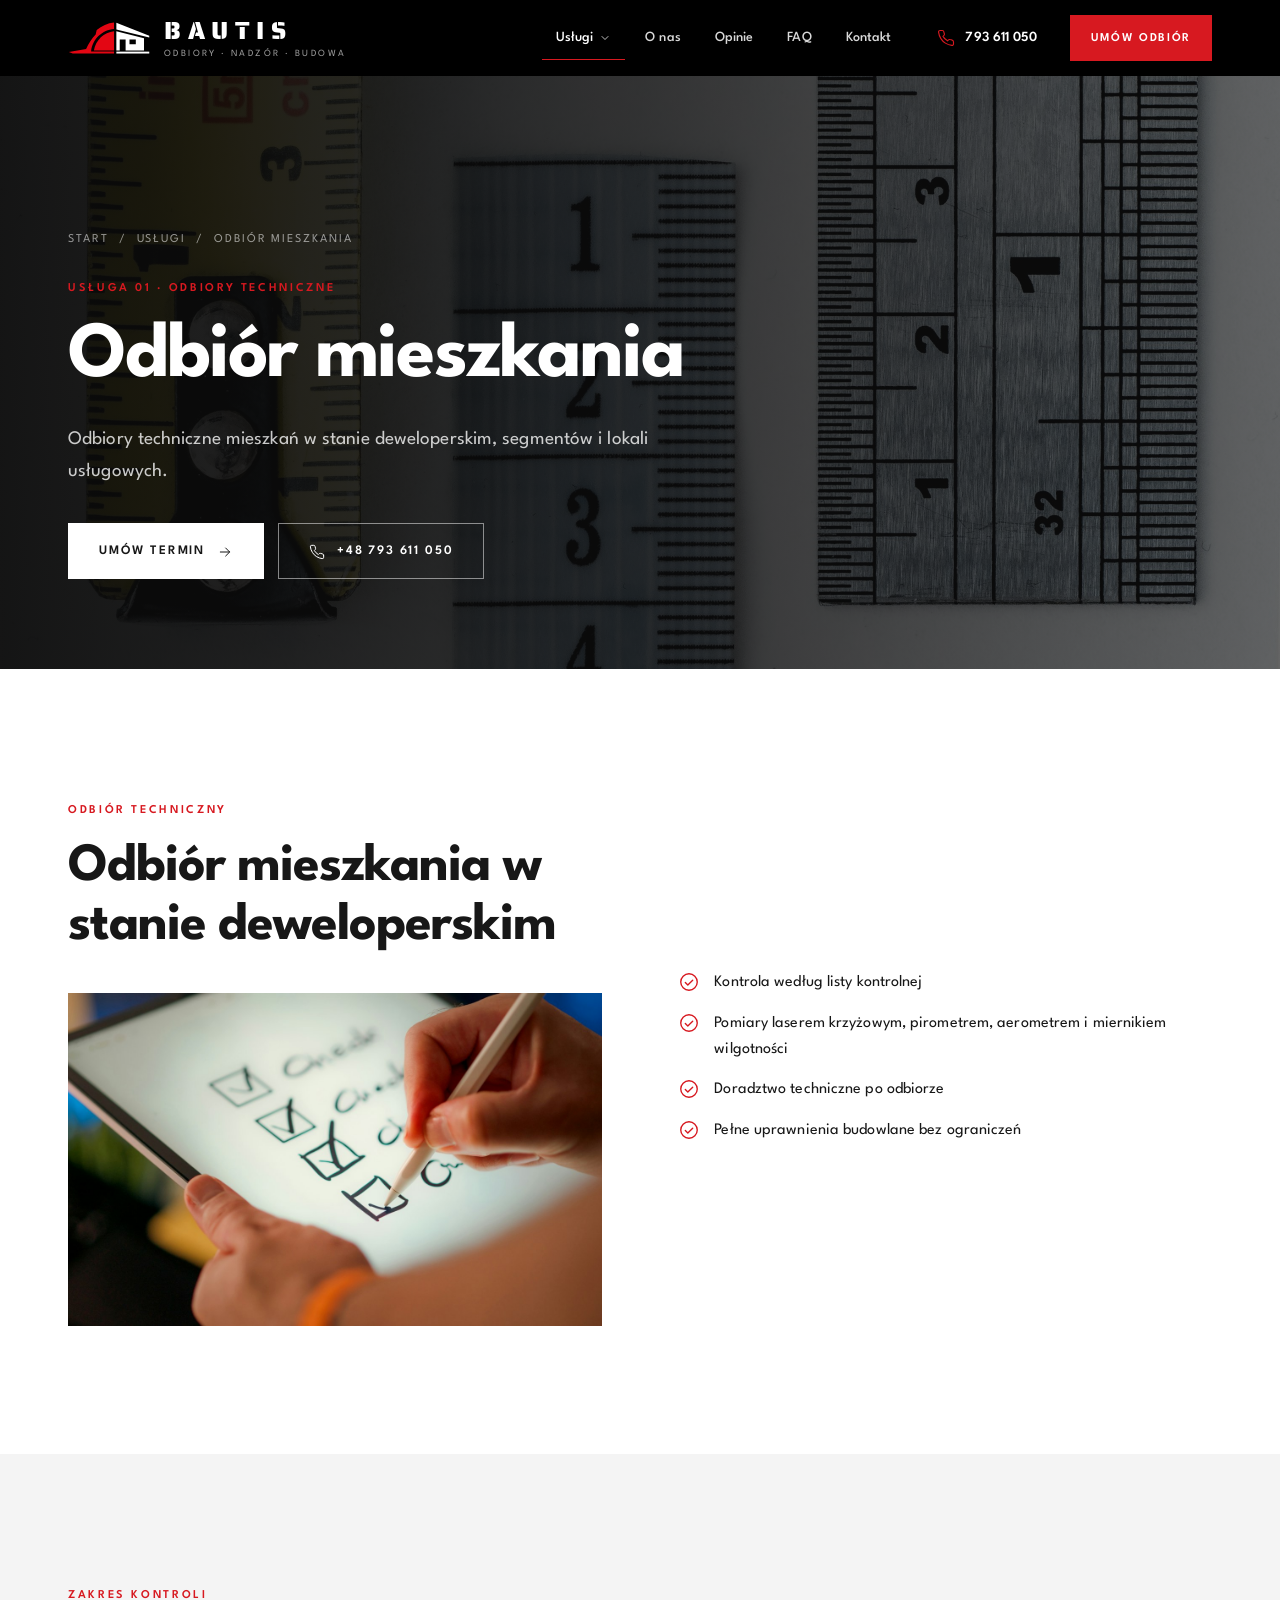
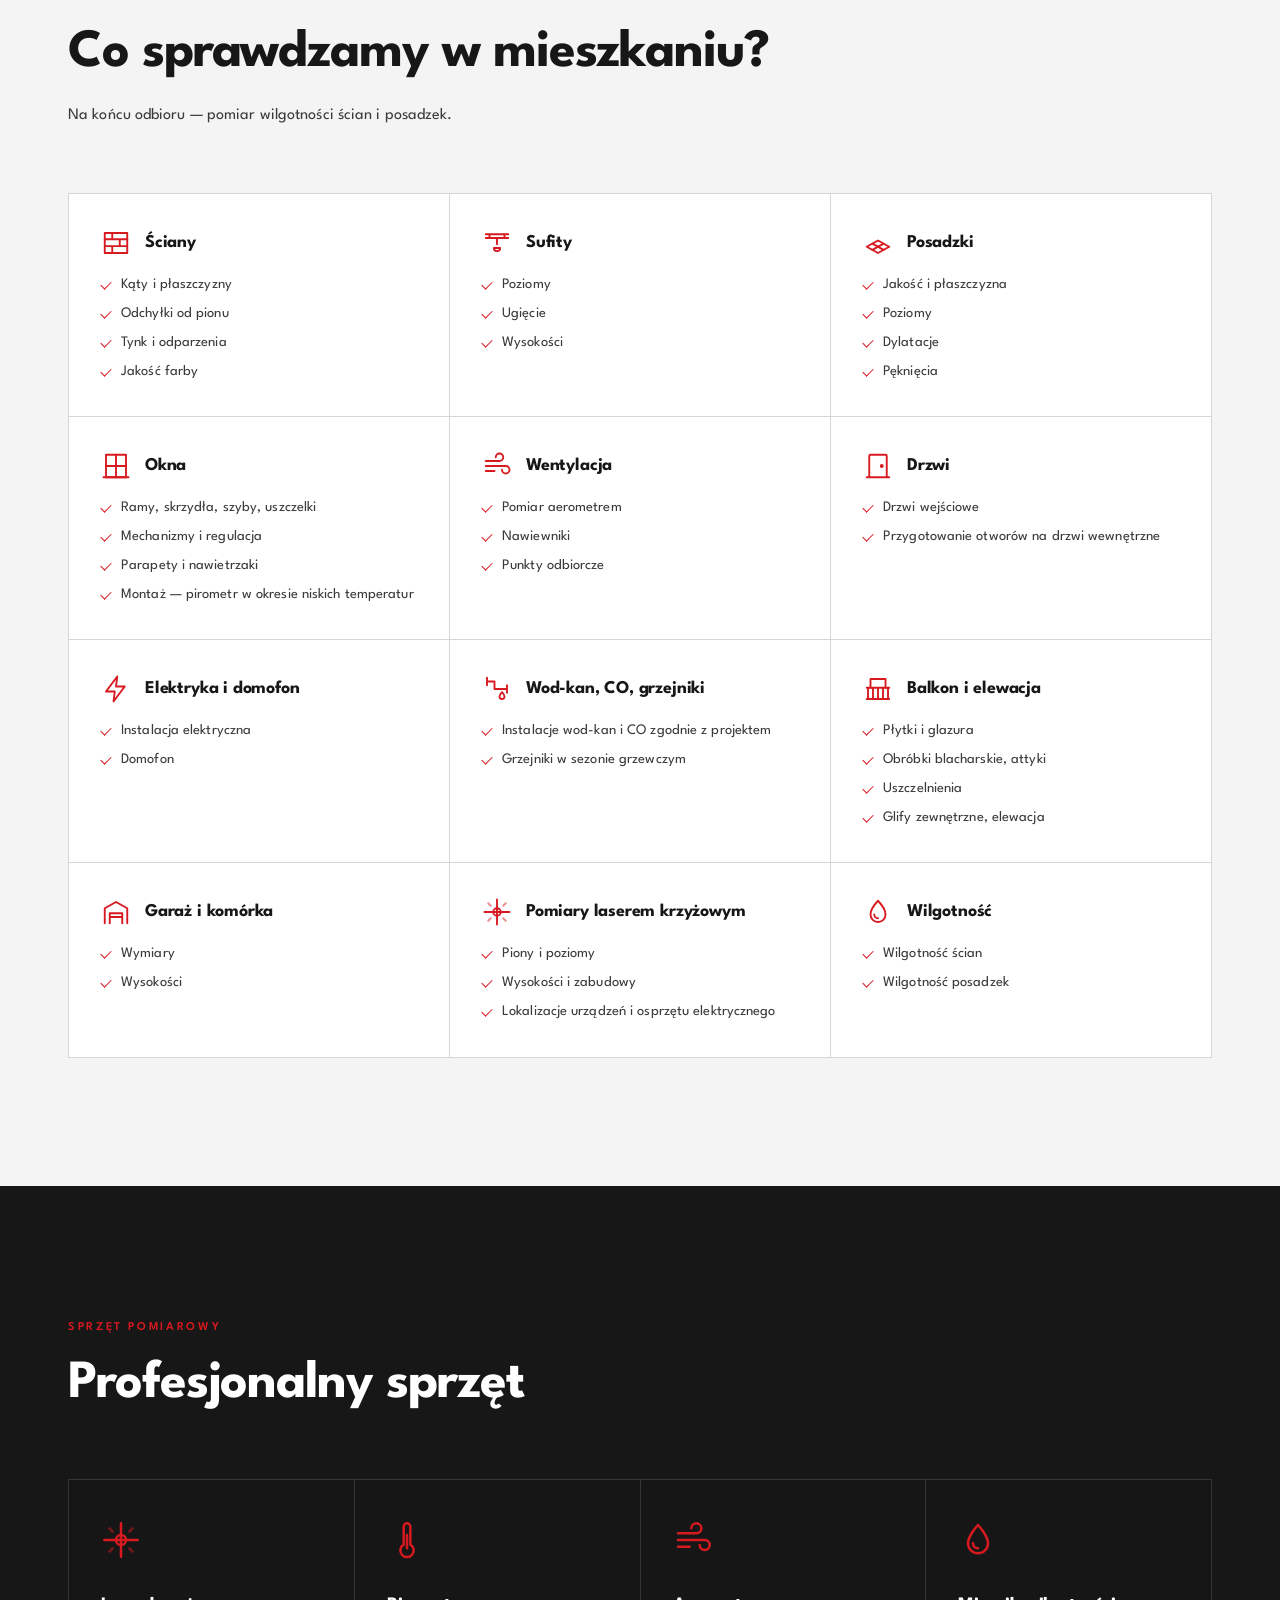
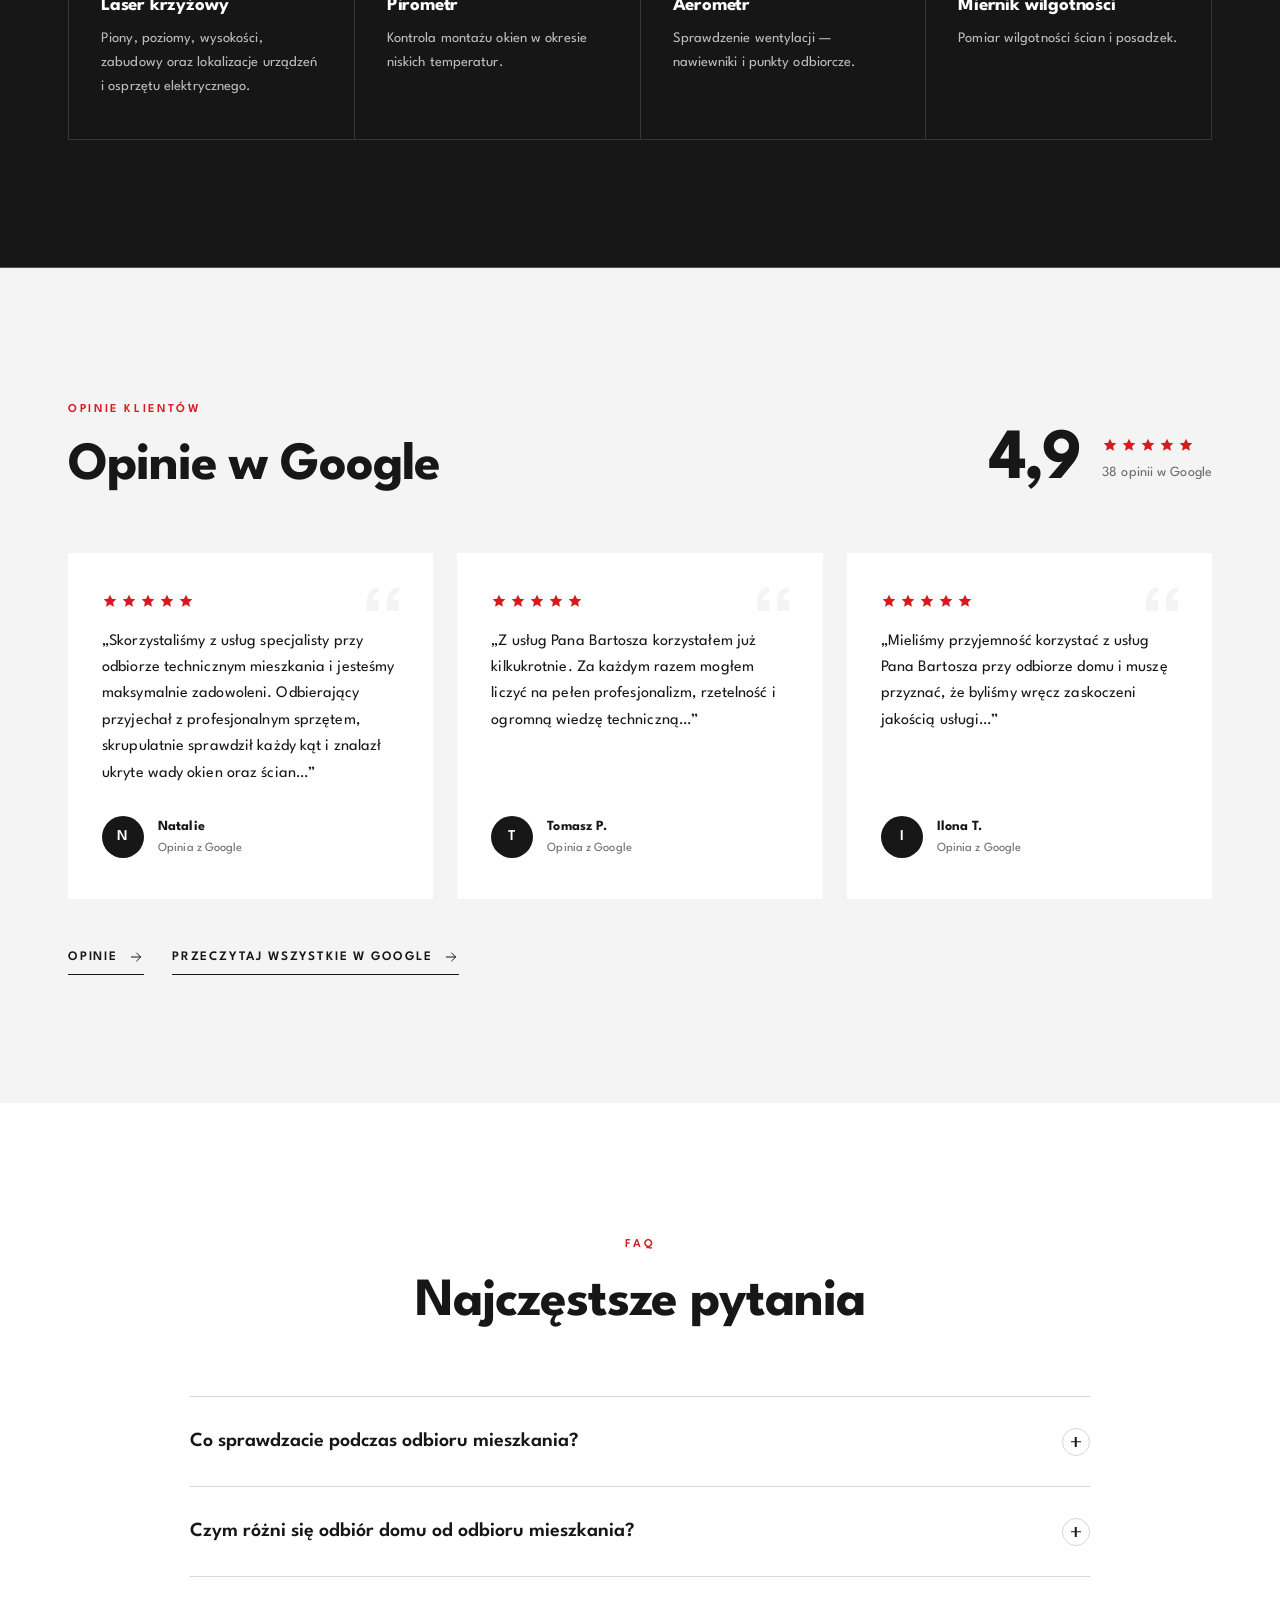
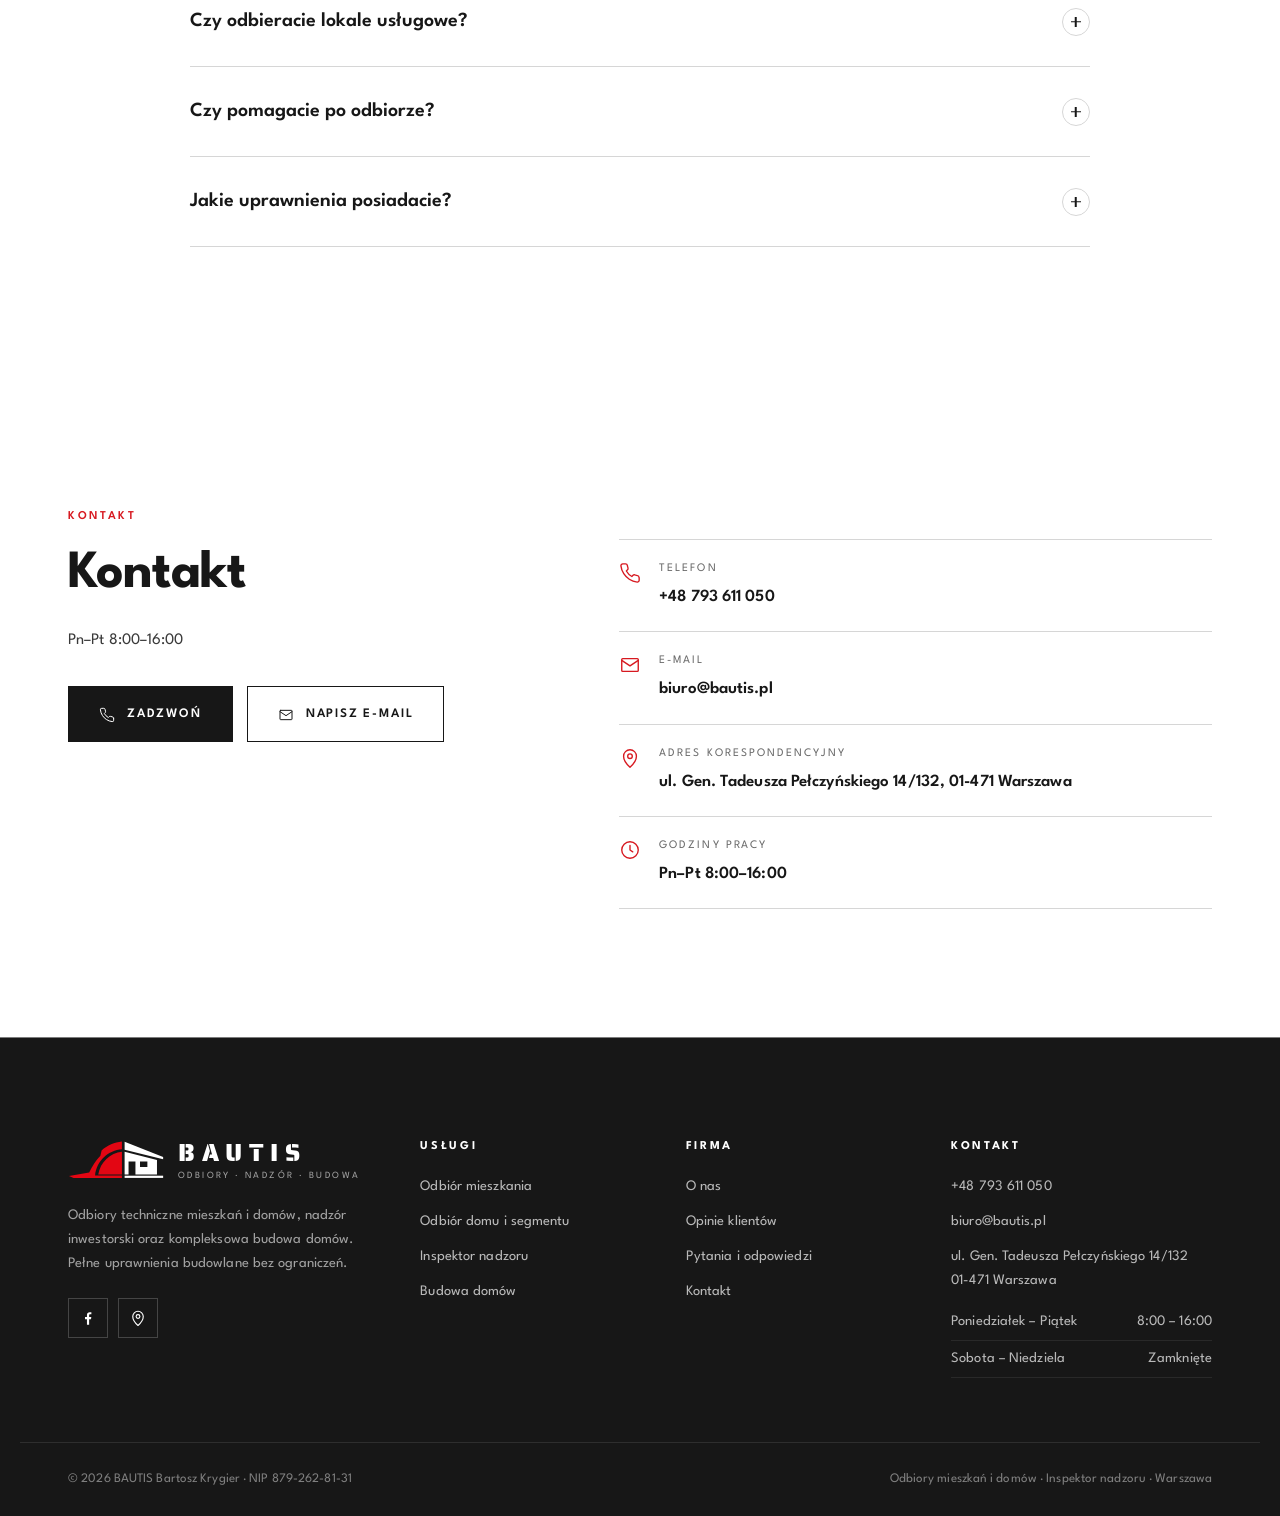
<file: odbior-mieszkania.html>
<!DOCTYPE html>
<html lang="pl">
<head>
<meta charset="utf-8">
<meta name="viewport" content="width=device-width, initial-scale=1">
<title>Odbiór mieszkania — Warszawa | BAUTIS</title>
<meta name="description" content="Odbiór techniczny mieszkania w stanie deweloperskim: ściany, sufity, posadzki, okna, wentylacja, instalacje, balkon, garaż. Pomiary laserem krzyżowym, pirometrem i aerometrem.">
<link rel="canonical" href="https://bautis.pl/odbior-mieszkania.html">
<meta property="og:title" content="Odbiór mieszkania — Warszawa | BAUTIS">
<meta property="og:description" content="Odbiór techniczny mieszkania w stanie deweloperskim: ściany, sufity, posadzki, okna, wentylacja, instalacje, balkon, garaż. Pomiary laserem krzyżowym, pirometrem i aerometrem.">
<meta property="og:type" content="website">
<meta property="og:image" content="https://bautis.pl/wp-content/uploads/2024/03/building-plans-in-hand-1536x1024.jpg">
<meta name="theme-color" content="#000000">
<link rel="icon" type="image/png" href="assets/img/logo-bautis.png">
<link rel="preconnect" href="https://fonts.googleapis.com">
<link rel="preconnect" href="https://fonts.gstatic.com" crossorigin>
<link href="https://fonts.googleapis.com/css2?family=League+Spartan:wght@200;300;400;500;600;700&family=Saira+Stencil+One&display=swap" rel="stylesheet">
<link rel="stylesheet" href="assets/css/style.css">
<script type="application/ld+json">{"@context":"https://schema.org","@type":"HomeAndConstructionBusiness","name":"BAUTIS Bartosz Krygier","description":"Odbiory mieszkań i domów, inspektor nadzoru inwestorskiego, generalny wykonawca domów.","telephone":"+48 793 611 050","email":"biuro@bautis.pl","url":"https://bautis.pl","image":"https://bautis.pl/wp-content/uploads/2024/03/building-plans-in-hand-1536x1024.jpg","address":{"@type":"PostalAddress","streetAddress":"Gen. Tadeusza Pełczyńskiego 14/132","postalCode":"01-471","addressLocality":"Warszawa","addressCountry":"PL"},"geo":{"@type":"GeoCoordinates","latitude":52.2424706,"longitude":20.9087483},"openingHoursSpecification":[{"@type":"OpeningHoursSpecification","dayOfWeek":["Monday","Tuesday","Wednesday","Thursday","Friday"],"opens":"08:00","closes":"16:00"}],"aggregateRating":{"@type":"AggregateRating","ratingValue":"4.9","reviewCount":38},"sameAs":["https://www.facebook.com/BAUTIS.Budownictwo"]}</script>
</head>
<body>

<header class="header">
  <div class="container header__inner">
    <a href="index.html" class="logo " aria-label="BAUTIS — strona główna">
  <span class="logo__mark"><svg class="logo__svg" viewBox="120 225 780 305" aria-hidden="true">
  <g fill="#e30613">
    <path d="M128 510 L292 482 C318 425 348 382 383 345 L393 302 C440 262 498 236 558 230 L558 292 C448 300 352 385 340 505 L558 505 L558 525 L165 525 Z"/>
    <path d="M366 497 C382 398 462 322 558 313 L558 497 Z"/>
  </g>
  <g fill="currentColor">
    <path d="M580 232 L893 355 L893 373 L580 297 Z"/>
    <path fill-rule="evenodd" d="M580 313 L843 380 L843 497 L668 497 L668 392 L612 392 L612 497 L580 497 Z M705 392 L765 392 L765 437 L705 437 Z"/>
    <rect x="580" y="507" width="313" height="18"/>
  </g>
</svg></span>
  <span class="logo__text"><span class="logo__name">BAUTIS</span><span class="logo__sub">Odbiory · Nadzór · Budowa</span></span>
</a>
    <nav class="nav" aria-label="Główna nawigacja">
      <ul class="nav__list">
        <li class="nav__item">
          <a href="uslugi.html" class="nav__link is-active">Usługi <svg viewBox="0 0 24 24" fill="none" stroke="currentColor" stroke-width="1.5" stroke-linecap="round" stroke-linejoin="round" aria-hidden="true"><path d="M6 9l6 6 6-6"/></svg></a>
          <div class="dropdown">
            <a href="odbior-mieszkania.html">Odbiór mieszkania<small>Stan deweloperski, lokale usługowe</small></a><a href="odbior-domu.html">Odbiór domu i segmentu<small>Domy i segmenty</small></a><a href="inspektor-nadzoru.html">Inspektor nadzoru<small>Nadzór inwestorski na budowie</small></a><a href="budowa-domow.html">Budowa domów<small>Generalny wykonawca</small></a>
          </div>
        </li>
        <li><a href="o-nas.html" class="nav__link">O nas</a></li>
        <li><a href="opinie.html" class="nav__link">Opinie</a></li>
        <li><a href="faq.html" class="nav__link">FAQ</a></li>
        <li><a href="kontakt.html" class="nav__link">Kontakt</a></li>
      </ul>
    </nav>
    <a href="tel:+48793611050" class="header__phone"><svg viewBox="0 0 24 24" fill="none" stroke="currentColor" stroke-width="1.5" stroke-linecap="round" stroke-linejoin="round" aria-hidden="true"><path d="M22 16.9v3a2 2 0 0 1-2.2 2 19.8 19.8 0 0 1-8.6-3.1 19.5 19.5 0 0 1-6-6A19.8 19.8 0 0 1 2.1 4.2 2 2 0 0 1 4.1 2h3a2 2 0 0 1 2 1.7c.1.9.4 1.8.7 2.7a2 2 0 0 1-.5 2.1L8 9.8a16 16 0 0 0 6 6l1.3-1.3a2 2 0 0 1 2.1-.4c.9.3 1.8.6 2.7.7a2 2 0 0 1 1.7 2z"/></svg>793 611 050</a>
    <a href="kontakt.html" class="btn btn--accent">Umów odbiór</a>
    <button class="burger" aria-label="Otwórz menu" aria-expanded="false"><span></span><span></span><span></span></button>
  </div>
</header>
<nav class="mobile-nav" aria-label="Menu mobilne">
  <a href="index.html">Strona główna</a>
  <a href="uslugi.html">Usługi</a>
  <div class="sub"><a href="odbior-mieszkania.html">Odbiór mieszkania</a><a href="odbior-domu.html">Odbiór domu i segmentu</a><a href="inspektor-nadzoru.html">Inspektor nadzoru</a><a href="budowa-domow.html">Budowa domów</a></div>
  <a href="o-nas.html">O nas</a>
  <a href="opinie.html">Opinie</a>
  <a href="faq.html">FAQ</a>
  <a href="kontakt.html">Kontakt</a>
  <a href="tel:+48793611050" class="btn btn--accent"><svg viewBox="0 0 24 24" fill="none" stroke="currentColor" stroke-width="1.5" stroke-linecap="round" stroke-linejoin="round" aria-hidden="true"><path d="M22 16.9v3a2 2 0 0 1-2.2 2 19.8 19.8 0 0 1-8.6-3.1 19.5 19.5 0 0 1-6-6A19.8 19.8 0 0 1 2.1 4.2 2 2 0 0 1 4.1 2h3a2 2 0 0 1 2 1.7c.1.9.4 1.8.7 2.7a2 2 0 0 1-.5 2.1L8 9.8a16 16 0 0 0 6 6l1.3-1.3a2 2 0 0 1 2.1-.4c.9.3 1.8.6 2.7.7a2 2 0 0 1 1.7 2z"/></svg> Zadzwoń: +48 793 611 050</a>
</nav>
<main>


<section class="page-hero ">
  <div class="page-hero__media"><img src="assets/img/rulers.jpg" alt="" loading="eager"></div>
  <div class="container">
    <div class="page-hero__inner">
      <div class="breadcrumbs"><a href="index.html">Start</a><span>/</span><a href="uslugi.html">Usługi</a><span>/</span>Odbiór mieszkania</div>
      <span class="eyebrow">Usługa 01 · Odbiory techniczne</span>
      <h1 class="h-xl">Odbiór mieszkania</h1>
      <p>Odbiory techniczne mieszkań w stanie deweloperskim, segmentów i lokali usługowych.</p>
      <div class="hero__ctas">
        <a href="kontakt.html" class="btn btn--light">Umów termin <svg viewBox="0 0 24 24" fill="none" stroke="currentColor" stroke-width="1.5" stroke-linecap="round" stroke-linejoin="round" aria-hidden="true"><path d="M5 12h14M13 6l6 6-6 6"/></svg></a>
        <a href="tel:+48793611050" class="btn btn--ghost-light"><svg viewBox="0 0 24 24" fill="none" stroke="currentColor" stroke-width="1.5" stroke-linecap="round" stroke-linejoin="round" aria-hidden="true"><path d="M22 16.9v3a2 2 0 0 1-2.2 2 19.8 19.8 0 0 1-8.6-3.1 19.5 19.5 0 0 1-6-6A19.8 19.8 0 0 1 2.1 4.2 2 2 0 0 1 4.1 2h3a2 2 0 0 1 2 1.7c.1.9.4 1.8.7 2.7a2 2 0 0 1-.5 2.1L8 9.8a16 16 0 0 0 6 6l1.3-1.3a2 2 0 0 1 2.1-.4c.9.3 1.8.6 2.7.7a2 2 0 0 1 1.7 2z"/></svg> +48 793 611 050</a>
      </div>
    </div>
  </div>
</section>

<section class="section">
  <div class="container split">
    <div class="reveal">
      <span class="eyebrow">Odbiór techniczny</span>
      <h2 class="h-lg">Odbiór mieszkania w stanie deweloperskim</h2>
      <img src="assets/img/checklist.jpg" alt="Lista kontrolna" loading="lazy" style="margin-top:36px;width:100%;aspect-ratio:16/10;object-fit:cover">
    </div>
    <div class="reveal reveal-d1">
      <ul class="checks">
        <li><svg viewBox="0 0 24 24" fill="none" stroke="currentColor" stroke-width="1.5" stroke-linecap="round" stroke-linejoin="round" aria-hidden="true"><circle cx="12" cy="12" r="9"/><path d="M8 12.5l2.7 2.7L16 10"/></svg>Kontrola według listy kontrolnej</li>
        <li><svg viewBox="0 0 24 24" fill="none" stroke="currentColor" stroke-width="1.5" stroke-linecap="round" stroke-linejoin="round" aria-hidden="true"><circle cx="12" cy="12" r="9"/><path d="M8 12.5l2.7 2.7L16 10"/></svg>Pomiary laserem krzyżowym, pirometrem, aerometrem i miernikiem wilgotności</li>
        <li><svg viewBox="0 0 24 24" fill="none" stroke="currentColor" stroke-width="1.5" stroke-linecap="round" stroke-linejoin="round" aria-hidden="true"><circle cx="12" cy="12" r="9"/><path d="M8 12.5l2.7 2.7L16 10"/></svg>Doradztwo techniczne po odbiorze</li>
        <li><svg viewBox="0 0 24 24" fill="none" stroke="currentColor" stroke-width="1.5" stroke-linecap="round" stroke-linejoin="round" aria-hidden="true"><circle cx="12" cy="12" r="9"/><path d="M8 12.5l2.7 2.7L16 10"/></svg>Pełne uprawnienia budowlane bez ograniczeń</li>
      </ul>
    </div>
  </div>
</section>

<section class="section section--soft">
  <div class="container">
    <div class="section-head reveal">
      <span class="eyebrow">Zakres kontroli</span>
      <h2 class="h-lg">Co sprawdzamy w mieszkaniu?</h2>
      <p>Na końcu odbioru — pomiar wilgotności ścian i posadzek.</p>
    </div>
    <div class="scope">
  <div class="scope__item reveal ">
    <div class="scope__head"><svg viewBox="0 0 24 24" fill="none" stroke="currentColor" stroke-width="1.5" stroke-linecap="round" stroke-linejoin="round" aria-hidden="true"><rect x="3" y="4" width="18" height="16"/><path d="M3 9h18M3 14.5h18M9 4v5M15 9v5.5M9 14.5V20"/></svg><h3>Ściany</h3></div>
    <ul><li>Kąty i płaszczyzny</li><li>Odchyłki od pionu</li><li>Tynk i odparzenia</li><li>Jakość farby</li></ul>
  </div>
  <div class="scope__item reveal reveal-d1">
    <div class="scope__head"><svg viewBox="0 0 24 24" fill="none" stroke="currentColor" stroke-width="1.5" stroke-linecap="round" stroke-linejoin="round" aria-hidden="true"><path d="M3 5h18M6 5v3M18 5v3M3 8h18"/><path d="M12 8v5M9.5 16a2.5 2.5 0 0 0 5 0z"/></svg><h3>Sufity</h3></div>
    <ul><li>Poziomy</li><li>Ugięcie</li><li>Wysokości</li></ul>
  </div>
  <div class="scope__item reveal reveal-d2">
    <div class="scope__head"><svg viewBox="0 0 24 24" fill="none" stroke="currentColor" stroke-width="1.5" stroke-linecap="round" stroke-linejoin="round" aria-hidden="true"><path d="M3 15l9-5 9 5-9 5z"/><path d="M7.5 12.5l9 5M16.5 12.5l-9 5"/></svg><h3>Posadzki</h3></div>
    <ul><li>Jakość i płaszczyzna</li><li>Poziomy</li><li>Dylatacje</li><li>Pęknięcia</li></ul>
  </div>
  <div class="scope__item reveal ">
    <div class="scope__head"><svg viewBox="0 0 24 24" fill="none" stroke="currentColor" stroke-width="1.5" stroke-linecap="round" stroke-linejoin="round" aria-hidden="true"><rect x="4" y="3" width="16" height="18"/><path d="M12 3v18M4 12h16"/><path d="M2 21h20"/></svg><h3>Okna</h3></div>
    <ul><li>Ramy, skrzydła, szyby, uszczelki</li><li>Mechanizmy i regulacja</li><li>Parapety i nawietrzaki</li><li>Montaż — pirometr w okresie niskich temperatur</li></ul>
  </div>
  <div class="scope__item reveal reveal-d1">
    <div class="scope__head"><svg viewBox="0 0 24 24" fill="none" stroke="currentColor" stroke-width="1.5" stroke-linecap="round" stroke-linejoin="round" aria-hidden="true"><path d="M3 8h11a3 3 0 1 0-3-3M3 12h16a3 3 0 1 1-3 3M3 16h7"/></svg><h3>Wentylacja</h3></div>
    <ul><li>Pomiar aerometrem</li><li>Nawiewniki</li><li>Punkty odbiorcze</li></ul>
  </div>
  <div class="scope__item reveal reveal-d2">
    <div class="scope__head"><svg viewBox="0 0 24 24" fill="none" stroke="currentColor" stroke-width="1.5" stroke-linecap="round" stroke-linejoin="round" aria-hidden="true"><path d="M5 21V4a1 1 0 0 1 1-1h12a1 1 0 0 1 1 1v17M3 21h18"/><circle cx="15" cy="12" r=".8" fill="currentColor"/></svg><h3>Drzwi</h3></div>
    <ul><li>Drzwi wejściowe</li><li>Przygotowanie otworów na drzwi wewnętrzne</li></ul>
  </div>
  <div class="scope__item reveal ">
    <div class="scope__head"><svg viewBox="0 0 24 24" fill="none" stroke="currentColor" stroke-width="1.5" stroke-linecap="round" stroke-linejoin="round" aria-hidden="true"><path d="M13 2L4 14h7l-1 8 9-12h-7z"/></svg><h3>Elektryka i domofon</h3></div>
    <ul><li>Instalacja elektryczna</li><li>Domofon</li></ul>
  </div>
  <div class="scope__item reveal reveal-d1">
    <div class="scope__head"><svg viewBox="0 0 24 24" fill="none" stroke="currentColor" stroke-width="1.5" stroke-linecap="round" stroke-linejoin="round" aria-hidden="true"><path d="M4 6h6v6h10M4 6V3M4 6v3M20 12v-3M20 12v3"/><path d="M14 18a2 2 0 0 0 4 0c0-1.3-2-3.5-2-3.5s-2 2.2-2 3.5z"/></svg><h3>Wod-kan, CO, grzejniki</h3></div>
    <ul><li>Instalacje wod-kan i CO zgodnie z projektem</li><li>Grzejniki w sezonie grzewczym</li></ul>
  </div>
  <div class="scope__item reveal reveal-d2">
    <div class="scope__head"><svg viewBox="0 0 24 24" fill="none" stroke="currentColor" stroke-width="1.5" stroke-linecap="round" stroke-linejoin="round" aria-hidden="true"><path d="M3 11h18M4 11v9M20 11v9M8 11v9M12 11v9M16 11v9M3 20h18"/><path d="M6 11V4h12v7"/></svg><h3>Balkon i elewacja</h3></div>
    <ul><li>Płytki i glazura</li><li>Obróbki blacharskie, attyki</li><li>Uszczelnienia</li><li>Glify zewnętrzne, elewacja</li></ul>
  </div>
  <div class="scope__item reveal ">
    <div class="scope__head"><svg viewBox="0 0 24 24" fill="none" stroke="currentColor" stroke-width="1.5" stroke-linecap="round" stroke-linejoin="round" aria-hidden="true"><path d="M3 21V9l9-5 9 5v12"/><path d="M7 21v-8h10v8M7 16h10"/></svg><h3>Garaż i komórka</h3></div>
    <ul><li>Wymiary</li><li>Wysokości</li></ul>
  </div>
  <div class="scope__item reveal reveal-d1">
    <div class="scope__head"><svg viewBox="0 0 24 24" fill="none" stroke="currentColor" stroke-width="1.5" stroke-linecap="round" stroke-linejoin="round" aria-hidden="true"><path d="M12 2v20M2 12h20"/><circle cx="12" cy="12" r="3"/><path d="M5 5l2 2M17 17l2 2M19 5l-2 2M7 17l-2 2" opacity=".5"/></svg><h3>Pomiary laserem krzyżowym</h3></div>
    <ul><li>Piony i poziomy</li><li>Wysokości i zabudowy</li><li>Lokalizacje urządzeń i osprzętu elektrycznego</li></ul>
  </div>
  <div class="scope__item reveal reveal-d2">
    <div class="scope__head"><svg viewBox="0 0 24 24" fill="none" stroke="currentColor" stroke-width="1.5" stroke-linecap="round" stroke-linejoin="round" aria-hidden="true"><path d="M12 3s6 6.4 6 11a6 6 0 0 1-12 0c0-4.6 6-11 6-11z"/><path d="M9 14a3 3 0 0 0 3 3"/></svg><h3>Wilgotność</h3></div>
    <ul><li>Wilgotność ścian</li><li>Wilgotność posadzek</li></ul>
  </div></div>
  </div>
</section>


<section class="section section--dark section--photo">
  <img class="section__bg" src="assets/img/laser-line.jpg" alt="" loading="lazy">
  <div class="container">
    <div class="section-head reveal">
      <span class="eyebrow">Sprzęt pomiarowy</span>
      <h2 class="h-lg">Profesjonalny sprzęt</h2>
    </div>
    <div class="gear">
      <div class="gear__item reveal"><svg viewBox="0 0 24 24" fill="none" stroke="currentColor" stroke-width="1.5" stroke-linecap="round" stroke-linejoin="round" aria-hidden="true"><path d="M12 2v20M2 12h20"/><circle cx="12" cy="12" r="3"/><path d="M5 5l2 2M17 17l2 2M19 5l-2 2M7 17l-2 2" opacity=".5"/></svg><h3>Laser krzyżowy</h3><p>Piony, poziomy, wysokości, zabudowy oraz lokalizacje urządzeń i osprzętu elektrycznego.</p></div>
      <div class="gear__item reveal reveal-d1"><svg viewBox="0 0 24 24" fill="none" stroke="currentColor" stroke-width="1.5" stroke-linecap="round" stroke-linejoin="round" aria-hidden="true"><path d="M14 14.8V4a2 2 0 0 0-4 0v10.8a4 4 0 1 0 4 0z"/><path d="M12 9v8"/></svg><h3>Pirometr</h3><p>Kontrola montażu okien w okresie niskich temperatur.</p></div>
      <div class="gear__item reveal reveal-d2"><svg viewBox="0 0 24 24" fill="none" stroke="currentColor" stroke-width="1.5" stroke-linecap="round" stroke-linejoin="round" aria-hidden="true"><path d="M3 8h11a3 3 0 1 0-3-3M3 12h16a3 3 0 1 1-3 3M3 16h7"/></svg><h3>Aerometr</h3><p>Sprawdzenie wentylacji — nawiewniki i punkty odbiorcze.</p></div>
      <div class="gear__item reveal reveal-d3"><svg viewBox="0 0 24 24" fill="none" stroke="currentColor" stroke-width="1.5" stroke-linecap="round" stroke-linejoin="round" aria-hidden="true"><path d="M12 3s6 6.4 6 11a6 6 0 0 1-12 0c0-4.6 6-11 6-11z"/><path d="M9 14a3 3 0 0 0 3 3"/></svg><h3>Miernik wilgotności</h3><p>Pomiar wilgotności ścian i posadzek.</p></div>
    </div>
  </div>
</section>

<section class="section section--soft">
  <div class="container">
    <div class="reviews-top reveal">
      <div>
        <span class="eyebrow">Opinie klientów</span>
        <h2 class="h-lg">Opinie w Google</h2>
      </div>
      <div class="rating-box">
        <div class="rating-box__score">4,9</div>
        <div class="rating-box__meta"><span class="stars" aria-label="5 na 5"><svg viewBox="0 0 24 24" fill="currentColor" aria-hidden="true"><path d="M12 2.5l2.9 6.1 6.6.8-4.9 4.6 1.3 6.6L12 17.3l-5.9 3.3 1.3-6.6L2.5 9.4l6.6-.8z"/></svg><svg viewBox="0 0 24 24" fill="currentColor" aria-hidden="true"><path d="M12 2.5l2.9 6.1 6.6.8-4.9 4.6 1.3 6.6L12 17.3l-5.9 3.3 1.3-6.6L2.5 9.4l6.6-.8z"/></svg><svg viewBox="0 0 24 24" fill="currentColor" aria-hidden="true"><path d="M12 2.5l2.9 6.1 6.6.8-4.9 4.6 1.3 6.6L12 17.3l-5.9 3.3 1.3-6.6L2.5 9.4l6.6-.8z"/></svg><svg viewBox="0 0 24 24" fill="currentColor" aria-hidden="true"><path d="M12 2.5l2.9 6.1 6.6.8-4.9 4.6 1.3 6.6L12 17.3l-5.9 3.3 1.3-6.6L2.5 9.4l6.6-.8z"/></svg><svg viewBox="0 0 24 24" fill="currentColor" aria-hidden="true"><path d="M12 2.5l2.9 6.1 6.6.8-4.9 4.6 1.3 6.6L12 17.3l-5.9 3.3 1.3-6.6L2.5 9.4l6.6-.8z"/></svg></span><div>38 opinii w Google</div></div>
      </div>
    </div>
    <div class="reviews">
      <article class="review reveal ">
        <span class="review__quote"><svg viewBox="0 0 40 40" fill="currentColor" aria-hidden="true"><path d="M4 30V20C4 12 8 7 16 6v5c-4 1-6 4-6 8h6v11zm20 0V20c0-8 4-13 12-14v5c-4 1-6 4-6 8h6v11z"/></svg></span>
        <span class="stars" aria-label="5 na 5"><svg viewBox="0 0 24 24" fill="currentColor" aria-hidden="true"><path d="M12 2.5l2.9 6.1 6.6.8-4.9 4.6 1.3 6.6L12 17.3l-5.9 3.3 1.3-6.6L2.5 9.4l6.6-.8z"/></svg><svg viewBox="0 0 24 24" fill="currentColor" aria-hidden="true"><path d="M12 2.5l2.9 6.1 6.6.8-4.9 4.6 1.3 6.6L12 17.3l-5.9 3.3 1.3-6.6L2.5 9.4l6.6-.8z"/></svg><svg viewBox="0 0 24 24" fill="currentColor" aria-hidden="true"><path d="M12 2.5l2.9 6.1 6.6.8-4.9 4.6 1.3 6.6L12 17.3l-5.9 3.3 1.3-6.6L2.5 9.4l6.6-.8z"/></svg><svg viewBox="0 0 24 24" fill="currentColor" aria-hidden="true"><path d="M12 2.5l2.9 6.1 6.6.8-4.9 4.6 1.3 6.6L12 17.3l-5.9 3.3 1.3-6.6L2.5 9.4l6.6-.8z"/></svg><svg viewBox="0 0 24 24" fill="currentColor" aria-hidden="true"><path d="M12 2.5l2.9 6.1 6.6.8-4.9 4.6 1.3 6.6L12 17.3l-5.9 3.3 1.3-6.6L2.5 9.4l6.6-.8z"/></svg></span>
        <p>„Skorzystaliśmy z usług specjalisty przy odbiorze technicznym mieszkania i jesteśmy maksymalnie zadowoleni. Odbierający przyjechał z profesjonalnym sprzętem, skrupulatnie sprawdził każdy kąt i znalazł ukryte wady okien oraz ścian…”</p>
        <div class="review__author"><span class="review__avatar">N</span><div><strong>Natalie</strong><small>Opinia z Google</small></div></div>
      </article><article class="review reveal reveal-d1">
        <span class="review__quote"><svg viewBox="0 0 40 40" fill="currentColor" aria-hidden="true"><path d="M4 30V20C4 12 8 7 16 6v5c-4 1-6 4-6 8h6v11zm20 0V20c0-8 4-13 12-14v5c-4 1-6 4-6 8h6v11z"/></svg></span>
        <span class="stars" aria-label="5 na 5"><svg viewBox="0 0 24 24" fill="currentColor" aria-hidden="true"><path d="M12 2.5l2.9 6.1 6.6.8-4.9 4.6 1.3 6.6L12 17.3l-5.9 3.3 1.3-6.6L2.5 9.4l6.6-.8z"/></svg><svg viewBox="0 0 24 24" fill="currentColor" aria-hidden="true"><path d="M12 2.5l2.9 6.1 6.6.8-4.9 4.6 1.3 6.6L12 17.3l-5.9 3.3 1.3-6.6L2.5 9.4l6.6-.8z"/></svg><svg viewBox="0 0 24 24" fill="currentColor" aria-hidden="true"><path d="M12 2.5l2.9 6.1 6.6.8-4.9 4.6 1.3 6.6L12 17.3l-5.9 3.3 1.3-6.6L2.5 9.4l6.6-.8z"/></svg><svg viewBox="0 0 24 24" fill="currentColor" aria-hidden="true"><path d="M12 2.5l2.9 6.1 6.6.8-4.9 4.6 1.3 6.6L12 17.3l-5.9 3.3 1.3-6.6L2.5 9.4l6.6-.8z"/></svg><svg viewBox="0 0 24 24" fill="currentColor" aria-hidden="true"><path d="M12 2.5l2.9 6.1 6.6.8-4.9 4.6 1.3 6.6L12 17.3l-5.9 3.3 1.3-6.6L2.5 9.4l6.6-.8z"/></svg></span>
        <p>„Z usług Pana Bartosza korzystałem już kilkukrotnie. Za każdym razem mogłem liczyć na pełen profesjonalizm, rzetelność i ogromną wiedzę techniczną…”</p>
        <div class="review__author"><span class="review__avatar">T</span><div><strong>Tomasz P.</strong><small>Opinia z Google</small></div></div>
      </article><article class="review reveal reveal-d2">
        <span class="review__quote"><svg viewBox="0 0 40 40" fill="currentColor" aria-hidden="true"><path d="M4 30V20C4 12 8 7 16 6v5c-4 1-6 4-6 8h6v11zm20 0V20c0-8 4-13 12-14v5c-4 1-6 4-6 8h6v11z"/></svg></span>
        <span class="stars" aria-label="5 na 5"><svg viewBox="0 0 24 24" fill="currentColor" aria-hidden="true"><path d="M12 2.5l2.9 6.1 6.6.8-4.9 4.6 1.3 6.6L12 17.3l-5.9 3.3 1.3-6.6L2.5 9.4l6.6-.8z"/></svg><svg viewBox="0 0 24 24" fill="currentColor" aria-hidden="true"><path d="M12 2.5l2.9 6.1 6.6.8-4.9 4.6 1.3 6.6L12 17.3l-5.9 3.3 1.3-6.6L2.5 9.4l6.6-.8z"/></svg><svg viewBox="0 0 24 24" fill="currentColor" aria-hidden="true"><path d="M12 2.5l2.9 6.1 6.6.8-4.9 4.6 1.3 6.6L12 17.3l-5.9 3.3 1.3-6.6L2.5 9.4l6.6-.8z"/></svg><svg viewBox="0 0 24 24" fill="currentColor" aria-hidden="true"><path d="M12 2.5l2.9 6.1 6.6.8-4.9 4.6 1.3 6.6L12 17.3l-5.9 3.3 1.3-6.6L2.5 9.4l6.6-.8z"/></svg><svg viewBox="0 0 24 24" fill="currentColor" aria-hidden="true"><path d="M12 2.5l2.9 6.1 6.6.8-4.9 4.6 1.3 6.6L12 17.3l-5.9 3.3 1.3-6.6L2.5 9.4l6.6-.8z"/></svg></span>
        <p>„Mieliśmy przyjemność korzystać z usług Pana Bartosza przy odbiorze domu i muszę przyznać, że byliśmy wręcz zaskoczeni jakością usługi…”</p>
        <div class="review__author"><span class="review__avatar">I</span><div><strong>Ilona T.</strong><small>Opinia z Google</small></div></div>
      </article>
    </div>
    <div style="margin-top:48px;display:flex;gap:28px;flex-wrap:wrap" class="reveal">
      <a href="opinie.html" class="link-arrow ">Opinie <svg viewBox="0 0 24 24" fill="none" stroke="currentColor" stroke-width="1.5" stroke-linecap="round" stroke-linejoin="round" aria-hidden="true"><path d="M5 12h14M13 6l6 6-6 6"/></svg></a>
      <a href="https://www.google.com/maps/place/Bautis+Bartosz+Krygier/@52.2424706,20.9087483,17z/data=!4m6!3m5!1s0x471ecb4dfaeca03b:0x73bf1cdc335eae63!8m2!3d52.2424706!4d20.9087483!16s%2Fg%2F11h_k3vt44" target="_blank" rel="noopener" class="link-arrow">Przeczytaj wszystkie w Google <svg viewBox="0 0 24 24" fill="none" stroke="currentColor" stroke-width="1.5" stroke-linecap="round" stroke-linejoin="round" aria-hidden="true"><path d="M5 12h14M13 6l6 6-6 6"/></svg></a>
    </div>
  </div>
</section>

<section class="section ">
  <div class="container">
    <div class="section-head section-head--center reveal">
      <span class="eyebrow">FAQ</span>
      <h2 class="h-lg">Najczęstsze pytania</h2>
    </div>
    <div class="faq reveal"><div class="faq__item">
  <button class="faq__q" aria-expanded="false">Co sprawdzacie podczas odbioru mieszkania?<span class="faq__icon"></span></button>
  <div class="faq__a"><div><p>Ściany, sufity, posadzki, okna, wentylację, drzwi wejściowe i otwory na drzwi wewnętrzne, instalację elektryczną i domofon, instalacje wod-kan i CO, grzejniki (w sezonie grzewczym), balkon, garaż i komórkę lokatorską. Na końcu mierzymy wilgotność ścian i posadzek.</p></div></div>
</div><div class="faq__item">
  <button class="faq__q" aria-expanded="false">Czym różni się odbiór domu od odbioru mieszkania?<span class="faq__icon"></span></button>
  <div class="faq__a"><div><p>Przy domu lub segmencie zakres jest szerszy: dodatkowo poddasze (zabudowy, ocieplenie, okna dachowe), dach, obróbki, kominy, wentylacja grawitacyjna, zagospodarowanie terenu i elewacja.</p></div></div>
</div><div class="faq__item">
  <button class="faq__q" aria-expanded="false">Czy odbieracie lokale usługowe?<span class="faq__icon"></span></button>
  <div class="faq__a"><div><p>Tak — wykonujemy odbiory techniczne mieszkań, segmentów, domów i lokali usługowych.</p></div></div>
</div><div class="faq__item">
  <button class="faq__q" aria-expanded="false">Czy pomagacie po odbiorze?<span class="faq__icon"></span></button>
  <div class="faq__a"><div><p>Tak. Po odbiorze służymy doradztwem technicznym, udzielamy porad dotyczących usterek i podpowiadamy, jak samodzielnie sprawdzić ich usunięcie.</p></div></div>
</div><div class="faq__item">
  <button class="faq__q" aria-expanded="false">Jakie uprawnienia posiadacie?<span class="faq__icon"></span></button>
  <div class="faq__a"><div><p>Pełne uprawnienia budowlane bez ograniczeń.</p></div></div>
</div></div>
  </div>
</section>

<section class="section " id="kontakt">
  <div class="container contact">
    <div class="contact__info reveal">
      <span class="eyebrow">Kontakt</span>
      <h2 class="h-lg">Kontakt</h2>
      <p>Pn–Pt 8:00–16:00</p>
      <div class="hero__ctas" style="margin-top:32px">
        <a href="tel:+48793611050" class="btn"><svg viewBox="0 0 24 24" fill="none" stroke="currentColor" stroke-width="1.5" stroke-linecap="round" stroke-linejoin="round" aria-hidden="true"><path d="M22 16.9v3a2 2 0 0 1-2.2 2 19.8 19.8 0 0 1-8.6-3.1 19.5 19.5 0 0 1-6-6A19.8 19.8 0 0 1 2.1 4.2 2 2 0 0 1 4.1 2h3a2 2 0 0 1 2 1.7c.1.9.4 1.8.7 2.7a2 2 0 0 1-.5 2.1L8 9.8a16 16 0 0 0 6 6l1.3-1.3a2 2 0 0 1 2.1-.4c.9.3 1.8.6 2.7.7a2 2 0 0 1 1.7 2z"/></svg> Zadzwoń</a>
        <a href="mailto:biuro@bautis.pl" class="btn btn--ghost"><svg viewBox="0 0 24 24" fill="none" stroke="currentColor" stroke-width="1.5" stroke-linecap="round" stroke-linejoin="round" aria-hidden="true"><rect x="3" y="5" width="18" height="14" rx="1"/><path d="M3 7l9 6 9-6"/></svg> Napisz e-mail</a>
      </div>
    </div>
    <div class="reveal reveal-d1">
<ul class="contact-list">
  <li><svg viewBox="0 0 24 24" fill="none" stroke="currentColor" stroke-width="1.5" stroke-linecap="round" stroke-linejoin="round" aria-hidden="true"><path d="M22 16.9v3a2 2 0 0 1-2.2 2 19.8 19.8 0 0 1-8.6-3.1 19.5 19.5 0 0 1-6-6A19.8 19.8 0 0 1 2.1 4.2 2 2 0 0 1 4.1 2h3a2 2 0 0 1 2 1.7c.1.9.4 1.8.7 2.7a2 2 0 0 1-.5 2.1L8 9.8a16 16 0 0 0 6 6l1.3-1.3a2 2 0 0 1 2.1-.4c.9.3 1.8.6 2.7.7a2 2 0 0 1 1.7 2z"/></svg><div><small>Telefon</small><a href="tel:+48793611050">+48 793 611 050</a></div></li>
  <li><svg viewBox="0 0 24 24" fill="none" stroke="currentColor" stroke-width="1.5" stroke-linecap="round" stroke-linejoin="round" aria-hidden="true"><rect x="3" y="5" width="18" height="14" rx="1"/><path d="M3 7l9 6 9-6"/></svg><div><small>E-mail</small><a href="mailto:biuro@bautis.pl">biuro@bautis.pl</a></div></li>
  <li><svg viewBox="0 0 24 24" fill="none" stroke="currentColor" stroke-width="1.5" stroke-linecap="round" stroke-linejoin="round" aria-hidden="true"><path d="M12 22s7-6.2 7-12a7 7 0 1 0-14 0c0 5.8 7 12 7 12z"/><circle cx="12" cy="10" r="2.5"/></svg><div><small>Adres korespondencyjny</small><strong>ul. Gen. Tadeusza Pełczyńskiego 14/132, 01-471 Warszawa</strong></div></li>
  <li><svg viewBox="0 0 24 24" fill="none" stroke="currentColor" stroke-width="1.5" stroke-linecap="round" stroke-linejoin="round" aria-hidden="true"><circle cx="12" cy="12" r="9"/><path d="M12 7v5l3 2"/></svg><div><small>Godziny pracy</small><strong>Pn–Pt 8:00–16:00</strong></div></li>
</ul></div>
  </div>
</section>

</main>

<footer class="footer">
  <div class="container">
    <div class="footer__grid">
      <div>
        <a href="index.html" class="logo " aria-label="BAUTIS — strona główna">
  <span class="logo__mark"><svg class="logo__svg" viewBox="120 225 780 305" aria-hidden="true">
  <g fill="#e30613">
    <path d="M128 510 L292 482 C318 425 348 382 383 345 L393 302 C440 262 498 236 558 230 L558 292 C448 300 352 385 340 505 L558 505 L558 525 L165 525 Z"/>
    <path d="M366 497 C382 398 462 322 558 313 L558 497 Z"/>
  </g>
  <g fill="currentColor">
    <path d="M580 232 L893 355 L893 373 L580 297 Z"/>
    <path fill-rule="evenodd" d="M580 313 L843 380 L843 497 L668 497 L668 392 L612 392 L612 497 L580 497 Z M705 392 L765 392 L765 437 L705 437 Z"/>
    <rect x="580" y="507" width="313" height="18"/>
  </g>
</svg></span>
  <span class="logo__text"><span class="logo__name">BAUTIS</span><span class="logo__sub">Odbiory · Nadzór · Budowa</span></span>
</a>
        <p>Odbiory techniczne mieszkań i domów, nadzór inwestorski oraz kompleksowa budowa domów. Pełne uprawnienia budowlane bez ograniczeń.</p>
        <div class="footer__social">
          <a href="https://www.facebook.com/BAUTIS.Budownictwo" target="_blank" rel="noopener" aria-label="Facebook"><svg viewBox="0 0 24 24" fill="currentColor" aria-hidden="true"><path d="M13.5 21v-7.5h2.5l.4-3h-2.9V8.6c0-.9.3-1.5 1.5-1.5h1.5V4.4c-.3 0-1.2-.1-2.2-.1-2.2 0-3.7 1.3-3.7 3.8v2.4H8v3h2.6V21z"/></svg></a>
          <a href="https://www.google.com/maps/place/Bautis+Bartosz+Krygier/@52.2424706,20.9087483,17z/data=!4m6!3m5!1s0x471ecb4dfaeca03b:0x73bf1cdc335eae63!8m2!3d52.2424706!4d20.9087483!16s%2Fg%2F11h_k3vt44" target="_blank" rel="noopener" aria-label="Wizytówka Google"><svg viewBox="0 0 24 24" fill="none" stroke="currentColor" stroke-width="1.5" stroke-linecap="round" stroke-linejoin="round" aria-hidden="true"><path d="M12 22s7-6.2 7-12a7 7 0 1 0-14 0c0 5.8 7 12 7 12z"/><circle cx="12" cy="10" r="2.5"/></svg></a>
        </div>
      </div>
      <div>
        <h4>Usługi</h4>
        <ul><li><a href="odbior-mieszkania.html">Odbiór mieszkania</a></li><li><a href="odbior-domu.html">Odbiór domu i segmentu</a></li><li><a href="inspektor-nadzoru.html">Inspektor nadzoru</a></li><li><a href="budowa-domow.html">Budowa domów</a></li></ul>
      </div>
      <div>
        <h4>Firma</h4>
        <ul>
          <li><a href="o-nas.html">O nas</a></li>
          <li><a href="opinie.html">Opinie klientów</a></li>
          <li><a href="faq.html">Pytania i odpowiedzi</a></li>
          <li><a href="kontakt.html">Kontakt</a></li>
        </ul>
      </div>
      <div>
        <h4>Kontakt</h4>
        <ul>
          <li><a href="tel:+48793611050">+48 793 611 050</a></li>
          <li><a href="mailto:biuro@bautis.pl">biuro@bautis.pl</a></li>
          <li>ul. Gen. Tadeusza Pełczyńskiego 14/132<br>01-471 Warszawa</li>
        </ul>
        <div class="footer__hours">
          <div><span>Poniedziałek – Piątek</span><span>8:00 – 16:00</span></div>
          <div><span>Sobota – Niedziela</span><span>Zamknięte</span></div>
        </div>
      </div>
    </div>
  </div>
  <div class="container footer__bottom">
    <span>© <span data-year>2026</span> BAUTIS Bartosz Krygier · NIP 879-262-81-31</span>
    <span>Odbiory mieszkań i domów · Inspektor nadzoru · Warszawa</span>
  </div>
</footer>
<a href="tel:+48793611050" class="fab" aria-label="Zadzwoń"><svg viewBox="0 0 24 24" fill="none" stroke="currentColor" stroke-width="1.5" stroke-linecap="round" stroke-linejoin="round" aria-hidden="true"><path d="M22 16.9v3a2 2 0 0 1-2.2 2 19.8 19.8 0 0 1-8.6-3.1 19.5 19.5 0 0 1-6-6A19.8 19.8 0 0 1 2.1 4.2 2 2 0 0 1 4.1 2h3a2 2 0 0 1 2 1.7c.1.9.4 1.8.7 2.7a2 2 0 0 1-.5 2.1L8 9.8a16 16 0 0 0 6 6l1.3-1.3a2 2 0 0 1 2.1-.4c.9.3 1.8.6 2.7.7a2 2 0 0 1 1.7 2z"/></svg></a>
<script src="assets/js/main.js" defer></script>
</body>
</html>
</file>
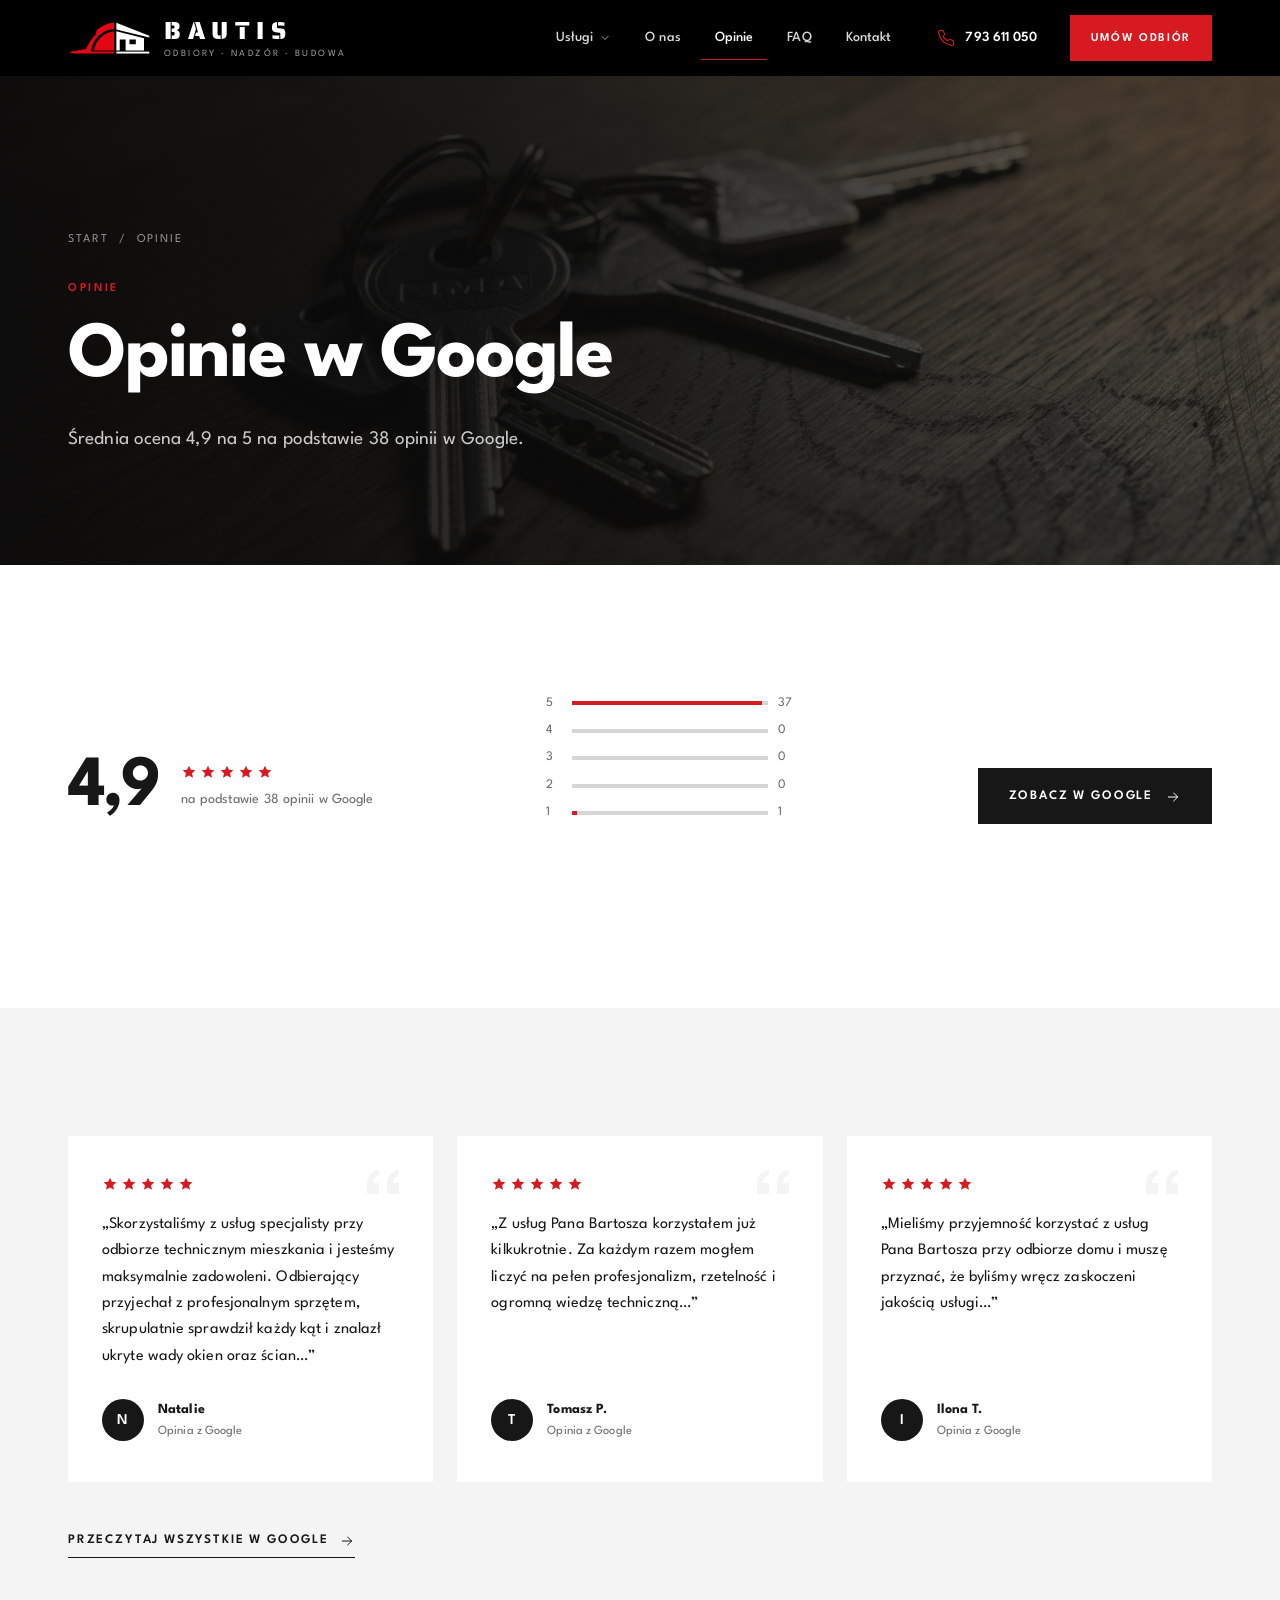
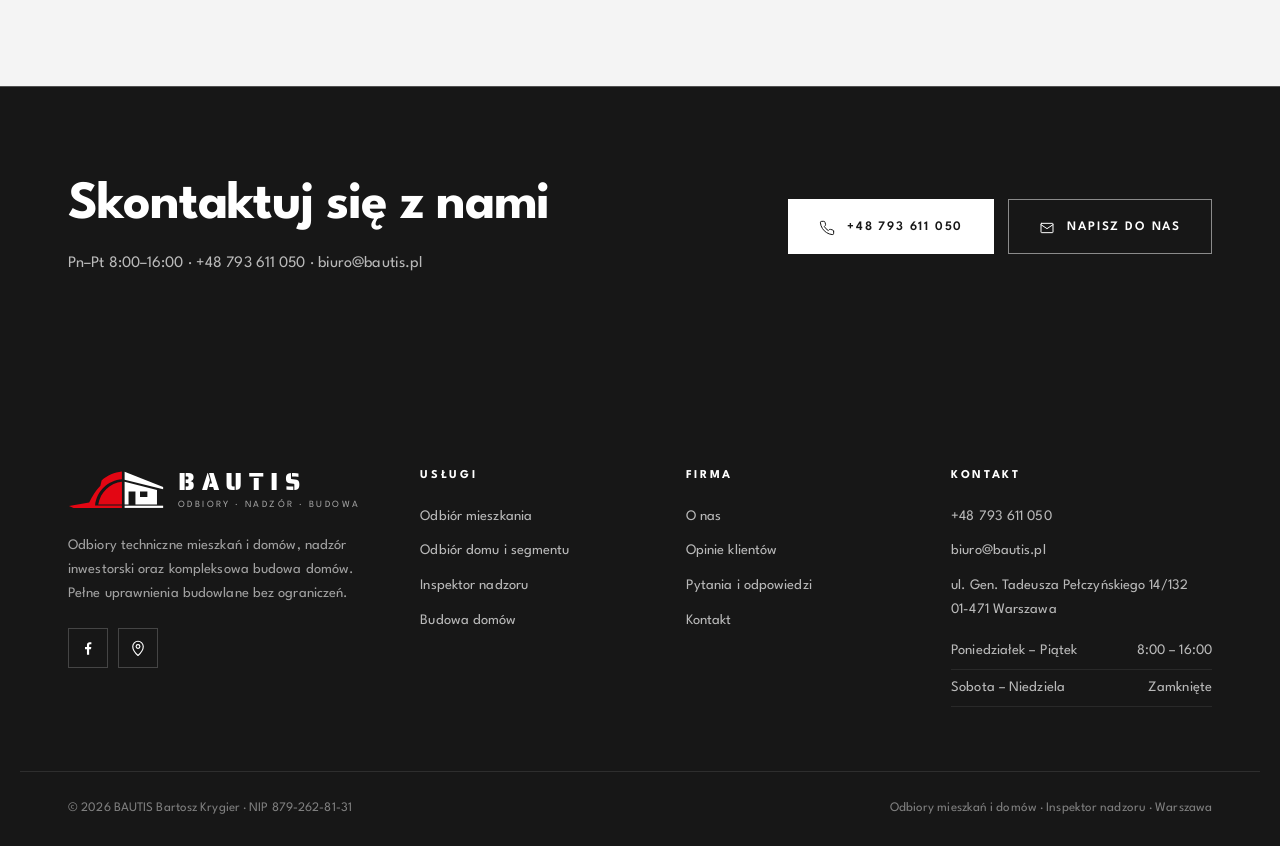
<file: opinie.html>
<!DOCTYPE html>
<html lang="pl">
<head>
<meta charset="utf-8">
<meta name="viewport" content="width=device-width, initial-scale=1">
<title>Opinie — 4,9 w Google | BAUTIS</title>
<meta name="description" content="Opinie o BAUTIS Bartosz Krygier w Google: średnia ocena 4,9/5 na podstawie 38 opinii.">
<link rel="canonical" href="https://bautis.pl/opinie.html">
<meta property="og:title" content="Opinie — 4,9 w Google | BAUTIS">
<meta property="og:description" content="Opinie o BAUTIS Bartosz Krygier w Google: średnia ocena 4,9/5 na podstawie 38 opinii.">
<meta property="og:type" content="website">
<meta property="og:image" content="https://bautis.pl/wp-content/uploads/2024/03/building-plans-in-hand-1536x1024.jpg">
<meta name="theme-color" content="#000000">
<link rel="icon" type="image/png" href="assets/img/logo-bautis.png">
<link rel="preconnect" href="https://fonts.googleapis.com">
<link rel="preconnect" href="https://fonts.gstatic.com" crossorigin>
<link href="https://fonts.googleapis.com/css2?family=League+Spartan:wght@200;300;400;500;600;700&family=Saira+Stencil+One&display=swap" rel="stylesheet">
<link rel="stylesheet" href="assets/css/style.css">
<script type="application/ld+json">{"@context":"https://schema.org","@type":"HomeAndConstructionBusiness","name":"BAUTIS Bartosz Krygier","description":"Odbiory mieszkań i domów, inspektor nadzoru inwestorskiego, generalny wykonawca domów.","telephone":"+48 793 611 050","email":"biuro@bautis.pl","url":"https://bautis.pl","image":"https://bautis.pl/wp-content/uploads/2024/03/building-plans-in-hand-1536x1024.jpg","address":{"@type":"PostalAddress","streetAddress":"Gen. Tadeusza Pełczyńskiego 14/132","postalCode":"01-471","addressLocality":"Warszawa","addressCountry":"PL"},"geo":{"@type":"GeoCoordinates","latitude":52.2424706,"longitude":20.9087483},"openingHoursSpecification":[{"@type":"OpeningHoursSpecification","dayOfWeek":["Monday","Tuesday","Wednesday","Thursday","Friday"],"opens":"08:00","closes":"16:00"}],"aggregateRating":{"@type":"AggregateRating","ratingValue":"4.9","reviewCount":38},"sameAs":["https://www.facebook.com/BAUTIS.Budownictwo"]}</script>
</head>
<body>

<header class="header">
  <div class="container header__inner">
    <a href="index.html" class="logo " aria-label="BAUTIS — strona główna">
  <span class="logo__mark"><svg class="logo__svg" viewBox="120 225 780 305" aria-hidden="true">
  <g fill="#e30613">
    <path d="M128 510 L292 482 C318 425 348 382 383 345 L393 302 C440 262 498 236 558 230 L558 292 C448 300 352 385 340 505 L558 505 L558 525 L165 525 Z"/>
    <path d="M366 497 C382 398 462 322 558 313 L558 497 Z"/>
  </g>
  <g fill="currentColor">
    <path d="M580 232 L893 355 L893 373 L580 297 Z"/>
    <path fill-rule="evenodd" d="M580 313 L843 380 L843 497 L668 497 L668 392 L612 392 L612 497 L580 497 Z M705 392 L765 392 L765 437 L705 437 Z"/>
    <rect x="580" y="507" width="313" height="18"/>
  </g>
</svg></span>
  <span class="logo__text"><span class="logo__name">BAUTIS</span><span class="logo__sub">Odbiory · Nadzór · Budowa</span></span>
</a>
    <nav class="nav" aria-label="Główna nawigacja">
      <ul class="nav__list">
        <li class="nav__item">
          <a href="uslugi.html" class="nav__link">Usługi <svg viewBox="0 0 24 24" fill="none" stroke="currentColor" stroke-width="1.5" stroke-linecap="round" stroke-linejoin="round" aria-hidden="true"><path d="M6 9l6 6 6-6"/></svg></a>
          <div class="dropdown">
            <a href="odbior-mieszkania.html">Odbiór mieszkania<small>Stan deweloperski, lokale usługowe</small></a><a href="odbior-domu.html">Odbiór domu i segmentu<small>Domy i segmenty</small></a><a href="inspektor-nadzoru.html">Inspektor nadzoru<small>Nadzór inwestorski na budowie</small></a><a href="budowa-domow.html">Budowa domów<small>Generalny wykonawca</small></a>
          </div>
        </li>
        <li><a href="o-nas.html" class="nav__link">O nas</a></li>
        <li><a href="opinie.html" class="nav__link is-active">Opinie</a></li>
        <li><a href="faq.html" class="nav__link">FAQ</a></li>
        <li><a href="kontakt.html" class="nav__link">Kontakt</a></li>
      </ul>
    </nav>
    <a href="tel:+48793611050" class="header__phone"><svg viewBox="0 0 24 24" fill="none" stroke="currentColor" stroke-width="1.5" stroke-linecap="round" stroke-linejoin="round" aria-hidden="true"><path d="M22 16.9v3a2 2 0 0 1-2.2 2 19.8 19.8 0 0 1-8.6-3.1 19.5 19.5 0 0 1-6-6A19.8 19.8 0 0 1 2.1 4.2 2 2 0 0 1 4.1 2h3a2 2 0 0 1 2 1.7c.1.9.4 1.8.7 2.7a2 2 0 0 1-.5 2.1L8 9.8a16 16 0 0 0 6 6l1.3-1.3a2 2 0 0 1 2.1-.4c.9.3 1.8.6 2.7.7a2 2 0 0 1 1.7 2z"/></svg>793 611 050</a>
    <a href="kontakt.html" class="btn btn--accent">Umów odbiór</a>
    <button class="burger" aria-label="Otwórz menu" aria-expanded="false"><span></span><span></span><span></span></button>
  </div>
</header>
<nav class="mobile-nav" aria-label="Menu mobilne">
  <a href="index.html">Strona główna</a>
  <a href="uslugi.html">Usługi</a>
  <div class="sub"><a href="odbior-mieszkania.html">Odbiór mieszkania</a><a href="odbior-domu.html">Odbiór domu i segmentu</a><a href="inspektor-nadzoru.html">Inspektor nadzoru</a><a href="budowa-domow.html">Budowa domów</a></div>
  <a href="o-nas.html">O nas</a>
  <a href="opinie.html">Opinie</a>
  <a href="faq.html">FAQ</a>
  <a href="kontakt.html">Kontakt</a>
  <a href="tel:+48793611050" class="btn btn--accent"><svg viewBox="0 0 24 24" fill="none" stroke="currentColor" stroke-width="1.5" stroke-linecap="round" stroke-linejoin="round" aria-hidden="true"><path d="M22 16.9v3a2 2 0 0 1-2.2 2 19.8 19.8 0 0 1-8.6-3.1 19.5 19.5 0 0 1-6-6A19.8 19.8 0 0 1 2.1 4.2 2 2 0 0 1 4.1 2h3a2 2 0 0 1 2 1.7c.1.9.4 1.8.7 2.7a2 2 0 0 1-.5 2.1L8 9.8a16 16 0 0 0 6 6l1.3-1.3a2 2 0 0 1 2.1-.4c.9.3 1.8.6 2.7.7a2 2 0 0 1 1.7 2z"/></svg> Zadzwoń: +48 793 611 050</a>
</nav>
<main>


<section class="page-hero ">
  <div class="page-hero__media"><img src="assets/img/keys.jpg" alt="" loading="eager"></div>
  <div class="container">
    <div class="page-hero__inner">
      <div class="breadcrumbs"><a href="index.html">Start</a><span>/</span>Opinie</div>
      <span class="eyebrow">Opinie</span>
      <h1 class="h-xl">Opinie w Google</h1>
      <p>Średnia ocena 4,9 na 5 na podstawie 38 opinii w Google.</p>
      
    </div>
  </div>
</section>

<section class="section">
  <div class="container">
    <div class="reviews-top reveal">
      <div class="rating-box">
        <div class="rating-box__score">4,9</div>
        <div class="rating-box__meta"><span class="stars" aria-label="5 na 5"><svg viewBox="0 0 24 24" fill="currentColor" aria-hidden="true"><path d="M12 2.5l2.9 6.1 6.6.8-4.9 4.6 1.3 6.6L12 17.3l-5.9 3.3 1.3-6.6L2.5 9.4l6.6-.8z"/></svg><svg viewBox="0 0 24 24" fill="currentColor" aria-hidden="true"><path d="M12 2.5l2.9 6.1 6.6.8-4.9 4.6 1.3 6.6L12 17.3l-5.9 3.3 1.3-6.6L2.5 9.4l6.6-.8z"/></svg><svg viewBox="0 0 24 24" fill="currentColor" aria-hidden="true"><path d="M12 2.5l2.9 6.1 6.6.8-4.9 4.6 1.3 6.6L12 17.3l-5.9 3.3 1.3-6.6L2.5 9.4l6.6-.8z"/></svg><svg viewBox="0 0 24 24" fill="currentColor" aria-hidden="true"><path d="M12 2.5l2.9 6.1 6.6.8-4.9 4.6 1.3 6.6L12 17.3l-5.9 3.3 1.3-6.6L2.5 9.4l6.6-.8z"/></svg><svg viewBox="0 0 24 24" fill="currentColor" aria-hidden="true"><path d="M12 2.5l2.9 6.1 6.6.8-4.9 4.6 1.3 6.6L12 17.3l-5.9 3.3 1.3-6.6L2.5 9.4l6.6-.8z"/></svg></span><div>na podstawie 38 opinii w Google</div></div>
      </div>
      <div class="bars" aria-label="Rozkład ocen">
        <div><span>5</span><i><b style="width:97.4%"></b></i><span>37</span></div><div><span>4</span><i><b style="width:0.0%"></b></i><span>0</span></div><div><span>3</span><i><b style="width:0.0%"></b></i><span>0</span></div><div><span>2</span><i><b style="width:0.0%"></b></i><span>0</span></div><div><span>1</span><i><b style="width:2.6%"></b></i><span>1</span></div>
      </div>
      <a href="https://www.google.com/maps/place/Bautis+Bartosz+Krygier/@52.2424706,20.9087483,17z/data=!4m6!3m5!1s0x471ecb4dfaeca03b:0x73bf1cdc335eae63!8m2!3d52.2424706!4d20.9087483!16s%2Fg%2F11h_k3vt44" target="_blank" rel="noopener" class="btn">Zobacz w Google <svg viewBox="0 0 24 24" fill="none" stroke="currentColor" stroke-width="1.5" stroke-linecap="round" stroke-linejoin="round" aria-hidden="true"><path d="M5 12h14M13 6l6 6-6 6"/></svg></a>
    </div>
  </div>
</section>

<section class="section section--soft">
  <div class="container">
    
    <div class="reviews">
      <article class="review reveal ">
        <span class="review__quote"><svg viewBox="0 0 40 40" fill="currentColor" aria-hidden="true"><path d="M4 30V20C4 12 8 7 16 6v5c-4 1-6 4-6 8h6v11zm20 0V20c0-8 4-13 12-14v5c-4 1-6 4-6 8h6v11z"/></svg></span>
        <span class="stars" aria-label="5 na 5"><svg viewBox="0 0 24 24" fill="currentColor" aria-hidden="true"><path d="M12 2.5l2.9 6.1 6.6.8-4.9 4.6 1.3 6.6L12 17.3l-5.9 3.3 1.3-6.6L2.5 9.4l6.6-.8z"/></svg><svg viewBox="0 0 24 24" fill="currentColor" aria-hidden="true"><path d="M12 2.5l2.9 6.1 6.6.8-4.9 4.6 1.3 6.6L12 17.3l-5.9 3.3 1.3-6.6L2.5 9.4l6.6-.8z"/></svg><svg viewBox="0 0 24 24" fill="currentColor" aria-hidden="true"><path d="M12 2.5l2.9 6.1 6.6.8-4.9 4.6 1.3 6.6L12 17.3l-5.9 3.3 1.3-6.6L2.5 9.4l6.6-.8z"/></svg><svg viewBox="0 0 24 24" fill="currentColor" aria-hidden="true"><path d="M12 2.5l2.9 6.1 6.6.8-4.9 4.6 1.3 6.6L12 17.3l-5.9 3.3 1.3-6.6L2.5 9.4l6.6-.8z"/></svg><svg viewBox="0 0 24 24" fill="currentColor" aria-hidden="true"><path d="M12 2.5l2.9 6.1 6.6.8-4.9 4.6 1.3 6.6L12 17.3l-5.9 3.3 1.3-6.6L2.5 9.4l6.6-.8z"/></svg></span>
        <p>„Skorzystaliśmy z usług specjalisty przy odbiorze technicznym mieszkania i jesteśmy maksymalnie zadowoleni. Odbierający przyjechał z profesjonalnym sprzętem, skrupulatnie sprawdził każdy kąt i znalazł ukryte wady okien oraz ścian…”</p>
        <div class="review__author"><span class="review__avatar">N</span><div><strong>Natalie</strong><small>Opinia z Google</small></div></div>
      </article><article class="review reveal reveal-d1">
        <span class="review__quote"><svg viewBox="0 0 40 40" fill="currentColor" aria-hidden="true"><path d="M4 30V20C4 12 8 7 16 6v5c-4 1-6 4-6 8h6v11zm20 0V20c0-8 4-13 12-14v5c-4 1-6 4-6 8h6v11z"/></svg></span>
        <span class="stars" aria-label="5 na 5"><svg viewBox="0 0 24 24" fill="currentColor" aria-hidden="true"><path d="M12 2.5l2.9 6.1 6.6.8-4.9 4.6 1.3 6.6L12 17.3l-5.9 3.3 1.3-6.6L2.5 9.4l6.6-.8z"/></svg><svg viewBox="0 0 24 24" fill="currentColor" aria-hidden="true"><path d="M12 2.5l2.9 6.1 6.6.8-4.9 4.6 1.3 6.6L12 17.3l-5.9 3.3 1.3-6.6L2.5 9.4l6.6-.8z"/></svg><svg viewBox="0 0 24 24" fill="currentColor" aria-hidden="true"><path d="M12 2.5l2.9 6.1 6.6.8-4.9 4.6 1.3 6.6L12 17.3l-5.9 3.3 1.3-6.6L2.5 9.4l6.6-.8z"/></svg><svg viewBox="0 0 24 24" fill="currentColor" aria-hidden="true"><path d="M12 2.5l2.9 6.1 6.6.8-4.9 4.6 1.3 6.6L12 17.3l-5.9 3.3 1.3-6.6L2.5 9.4l6.6-.8z"/></svg><svg viewBox="0 0 24 24" fill="currentColor" aria-hidden="true"><path d="M12 2.5l2.9 6.1 6.6.8-4.9 4.6 1.3 6.6L12 17.3l-5.9 3.3 1.3-6.6L2.5 9.4l6.6-.8z"/></svg></span>
        <p>„Z usług Pana Bartosza korzystałem już kilkukrotnie. Za każdym razem mogłem liczyć na pełen profesjonalizm, rzetelność i ogromną wiedzę techniczną…”</p>
        <div class="review__author"><span class="review__avatar">T</span><div><strong>Tomasz P.</strong><small>Opinia z Google</small></div></div>
      </article><article class="review reveal reveal-d2">
        <span class="review__quote"><svg viewBox="0 0 40 40" fill="currentColor" aria-hidden="true"><path d="M4 30V20C4 12 8 7 16 6v5c-4 1-6 4-6 8h6v11zm20 0V20c0-8 4-13 12-14v5c-4 1-6 4-6 8h6v11z"/></svg></span>
        <span class="stars" aria-label="5 na 5"><svg viewBox="0 0 24 24" fill="currentColor" aria-hidden="true"><path d="M12 2.5l2.9 6.1 6.6.8-4.9 4.6 1.3 6.6L12 17.3l-5.9 3.3 1.3-6.6L2.5 9.4l6.6-.8z"/></svg><svg viewBox="0 0 24 24" fill="currentColor" aria-hidden="true"><path d="M12 2.5l2.9 6.1 6.6.8-4.9 4.6 1.3 6.6L12 17.3l-5.9 3.3 1.3-6.6L2.5 9.4l6.6-.8z"/></svg><svg viewBox="0 0 24 24" fill="currentColor" aria-hidden="true"><path d="M12 2.5l2.9 6.1 6.6.8-4.9 4.6 1.3 6.6L12 17.3l-5.9 3.3 1.3-6.6L2.5 9.4l6.6-.8z"/></svg><svg viewBox="0 0 24 24" fill="currentColor" aria-hidden="true"><path d="M12 2.5l2.9 6.1 6.6.8-4.9 4.6 1.3 6.6L12 17.3l-5.9 3.3 1.3-6.6L2.5 9.4l6.6-.8z"/></svg><svg viewBox="0 0 24 24" fill="currentColor" aria-hidden="true"><path d="M12 2.5l2.9 6.1 6.6.8-4.9 4.6 1.3 6.6L12 17.3l-5.9 3.3 1.3-6.6L2.5 9.4l6.6-.8z"/></svg></span>
        <p>„Mieliśmy przyjemność korzystać z usług Pana Bartosza przy odbiorze domu i muszę przyznać, że byliśmy wręcz zaskoczeni jakością usługi…”</p>
        <div class="review__author"><span class="review__avatar">I</span><div><strong>Ilona T.</strong><small>Opinia z Google</small></div></div>
      </article>
    </div>
    <div style="margin-top:48px;display:flex;gap:28px;flex-wrap:wrap" class="reveal">
      
      <a href="https://www.google.com/maps/place/Bautis+Bartosz+Krygier/@52.2424706,20.9087483,17z/data=!4m6!3m5!1s0x471ecb4dfaeca03b:0x73bf1cdc335eae63!8m2!3d52.2424706!4d20.9087483!16s%2Fg%2F11h_k3vt44" target="_blank" rel="noopener" class="link-arrow">Przeczytaj wszystkie w Google <svg viewBox="0 0 24 24" fill="none" stroke="currentColor" stroke-width="1.5" stroke-linecap="round" stroke-linejoin="round" aria-hidden="true"><path d="M5 12h14M13 6l6 6-6 6"/></svg></a>
    </div>
  </div>
</section>

<section class="cta-band">
  <div class="container cta-band__inner">
    <div class="reveal">
      <h2 class="h-lg">Skontaktuj się z nami</h2>
      <p>Pn–Pt 8:00–16:00 · +48 793 611 050 · biuro@bautis.pl</p>
    </div>
    <div class="cta-band__actions reveal reveal-d1">
      <a href="tel:+48793611050" class="btn btn--light"><svg viewBox="0 0 24 24" fill="none" stroke="currentColor" stroke-width="1.5" stroke-linecap="round" stroke-linejoin="round" aria-hidden="true"><path d="M22 16.9v3a2 2 0 0 1-2.2 2 19.8 19.8 0 0 1-8.6-3.1 19.5 19.5 0 0 1-6-6A19.8 19.8 0 0 1 2.1 4.2 2 2 0 0 1 4.1 2h3a2 2 0 0 1 2 1.7c.1.9.4 1.8.7 2.7a2 2 0 0 1-.5 2.1L8 9.8a16 16 0 0 0 6 6l1.3-1.3a2 2 0 0 1 2.1-.4c.9.3 1.8.6 2.7.7a2 2 0 0 1 1.7 2z"/></svg> +48 793 611 050</a>
      <a href="mailto:biuro@bautis.pl" class="btn btn--ghost-light"><svg viewBox="0 0 24 24" fill="none" stroke="currentColor" stroke-width="1.5" stroke-linecap="round" stroke-linejoin="round" aria-hidden="true"><rect x="3" y="5" width="18" height="14" rx="1"/><path d="M3 7l9 6 9-6"/></svg> Napisz do nas</a>
    </div>
  </div>
</section>

</main>

<footer class="footer">
  <div class="container">
    <div class="footer__grid">
      <div>
        <a href="index.html" class="logo " aria-label="BAUTIS — strona główna">
  <span class="logo__mark"><svg class="logo__svg" viewBox="120 225 780 305" aria-hidden="true">
  <g fill="#e30613">
    <path d="M128 510 L292 482 C318 425 348 382 383 345 L393 302 C440 262 498 236 558 230 L558 292 C448 300 352 385 340 505 L558 505 L558 525 L165 525 Z"/>
    <path d="M366 497 C382 398 462 322 558 313 L558 497 Z"/>
  </g>
  <g fill="currentColor">
    <path d="M580 232 L893 355 L893 373 L580 297 Z"/>
    <path fill-rule="evenodd" d="M580 313 L843 380 L843 497 L668 497 L668 392 L612 392 L612 497 L580 497 Z M705 392 L765 392 L765 437 L705 437 Z"/>
    <rect x="580" y="507" width="313" height="18"/>
  </g>
</svg></span>
  <span class="logo__text"><span class="logo__name">BAUTIS</span><span class="logo__sub">Odbiory · Nadzór · Budowa</span></span>
</a>
        <p>Odbiory techniczne mieszkań i domów, nadzór inwestorski oraz kompleksowa budowa domów. Pełne uprawnienia budowlane bez ograniczeń.</p>
        <div class="footer__social">
          <a href="https://www.facebook.com/BAUTIS.Budownictwo" target="_blank" rel="noopener" aria-label="Facebook"><svg viewBox="0 0 24 24" fill="currentColor" aria-hidden="true"><path d="M13.5 21v-7.5h2.5l.4-3h-2.9V8.6c0-.9.3-1.5 1.5-1.5h1.5V4.4c-.3 0-1.2-.1-2.2-.1-2.2 0-3.7 1.3-3.7 3.8v2.4H8v3h2.6V21z"/></svg></a>
          <a href="https://www.google.com/maps/place/Bautis+Bartosz+Krygier/@52.2424706,20.9087483,17z/data=!4m6!3m5!1s0x471ecb4dfaeca03b:0x73bf1cdc335eae63!8m2!3d52.2424706!4d20.9087483!16s%2Fg%2F11h_k3vt44" target="_blank" rel="noopener" aria-label="Wizytówka Google"><svg viewBox="0 0 24 24" fill="none" stroke="currentColor" stroke-width="1.5" stroke-linecap="round" stroke-linejoin="round" aria-hidden="true"><path d="M12 22s7-6.2 7-12a7 7 0 1 0-14 0c0 5.8 7 12 7 12z"/><circle cx="12" cy="10" r="2.5"/></svg></a>
        </div>
      </div>
      <div>
        <h4>Usługi</h4>
        <ul><li><a href="odbior-mieszkania.html">Odbiór mieszkania</a></li><li><a href="odbior-domu.html">Odbiór domu i segmentu</a></li><li><a href="inspektor-nadzoru.html">Inspektor nadzoru</a></li><li><a href="budowa-domow.html">Budowa domów</a></li></ul>
      </div>
      <div>
        <h4>Firma</h4>
        <ul>
          <li><a href="o-nas.html">O nas</a></li>
          <li><a href="opinie.html">Opinie klientów</a></li>
          <li><a href="faq.html">Pytania i odpowiedzi</a></li>
          <li><a href="kontakt.html">Kontakt</a></li>
        </ul>
      </div>
      <div>
        <h4>Kontakt</h4>
        <ul>
          <li><a href="tel:+48793611050">+48 793 611 050</a></li>
          <li><a href="mailto:biuro@bautis.pl">biuro@bautis.pl</a></li>
          <li>ul. Gen. Tadeusza Pełczyńskiego 14/132<br>01-471 Warszawa</li>
        </ul>
        <div class="footer__hours">
          <div><span>Poniedziałek – Piątek</span><span>8:00 – 16:00</span></div>
          <div><span>Sobota – Niedziela</span><span>Zamknięte</span></div>
        </div>
      </div>
    </div>
  </div>
  <div class="container footer__bottom">
    <span>© <span data-year>2026</span> BAUTIS Bartosz Krygier · NIP 879-262-81-31</span>
    <span>Odbiory mieszkań i domów · Inspektor nadzoru · Warszawa</span>
  </div>
</footer>
<a href="tel:+48793611050" class="fab" aria-label="Zadzwoń"><svg viewBox="0 0 24 24" fill="none" stroke="currentColor" stroke-width="1.5" stroke-linecap="round" stroke-linejoin="round" aria-hidden="true"><path d="M22 16.9v3a2 2 0 0 1-2.2 2 19.8 19.8 0 0 1-8.6-3.1 19.5 19.5 0 0 1-6-6A19.8 19.8 0 0 1 2.1 4.2 2 2 0 0 1 4.1 2h3a2 2 0 0 1 2 1.7c.1.9.4 1.8.7 2.7a2 2 0 0 1-.5 2.1L8 9.8a16 16 0 0 0 6 6l1.3-1.3a2 2 0 0 1 2.1-.4c.9.3 1.8.6 2.7.7a2 2 0 0 1 1.7 2z"/></svg></a>
<script src="assets/js/main.js" defer></script>
</body>
</html>
</file>
<file: assets/css/style.css>
/* =========================================================
   BAUTIS — odbiory mieszkań i domów, inspektor nadzoru
   Styl: minimalistyczny, editorial, ostre krawędzie
   ========================================================= */

:root {
  --ink: #171717;
  --ink-2: #3a3a3a;
  --muted: #6b6b6b;
  --line: #d6d6d6;
  --bg: #ffffff;
  --bg-soft: #f4f4f4;
  --bg-warm: #efebe8;
  --black: #000000;
  --dark: #171717;
  --dark-2: #242424;
  --accent: #d71920;      /* czerwień z logo */
  --accent-dark: #a8121a;
  --tile-1: #81898d;      /* stalowy */
  --tile-2: #cec5ba;      /* piaskowy */
  --tile-3: #b3171d;      /* czerwień marki */
  --tile-4: #302f2e;      /* grafit */
  --strip: #7a0f1e;       /* pasek informacyjny */

  --font: "League Spartan", "Spartan", system-ui, sans-serif;
  --container: 1240px;
  --gutter: clamp(20px, 4vw, 48px);
  --section: clamp(72px, 10vw, 140px);
  --header-h: 76px;
  --ease: cubic-bezier(.2, .7, .2, 1);
}

*, *::before, *::after { box-sizing: border-box; }
html { scroll-behavior: smooth; -webkit-text-size-adjust: 100%; }
body {
  margin: 0;
  font-family: var(--font);
  font-size: 16px;
  line-height: 1.65;
  color: var(--ink);
  background: var(--bg);
  -webkit-font-smoothing: antialiased;
  letter-spacing: .1px;
}
img { max-width: 100%; display: block; }
a { color: inherit; text-decoration: none; }
p { margin: 0 0 1em; color: var(--ink-2); }
h1, h2, h3, h4 { margin: 0; line-height: 1.1; font-weight: 700; color: var(--ink); letter-spacing: -.01em; }
ul { margin: 0; padding: 0; list-style: none; }
button { font: inherit; cursor: pointer; }
:focus-visible { outline: 2px solid var(--accent); outline-offset: 3px; }

.container { width: 100%; max-width: var(--container); margin: 0 auto; padding: 0 var(--gutter); }
.section { padding: var(--section) 0; }
.section--soft { background: var(--bg-soft); }
.section--warm { background: var(--bg-warm); }
.section--dark { background: var(--dark); color: #fff; }
.section--dark h2, .section--dark h3, .section--dark h4 { color: #fff; }
.section--dark p { color: rgba(255,255,255,.72); }
.section--tight { padding: clamp(48px, 6vw, 80px) 0; }

/* ---------- typografia ---------- */
.eyebrow {
  display: inline-block;
  font-size: 12px;
  font-weight: 600;
  letter-spacing: .22em;
  text-transform: uppercase;
  color: var(--accent);
  margin-bottom: 18px;
}
.h-xl { font-size: clamp(40px, 6.2vw, 84px); font-weight: 700; letter-spacing: -.025em; line-height: 1.02; }
.h-lg { font-size: clamp(32px, 4.2vw, 54px); letter-spacing: -.02em; }
.h-md { font-size: clamp(24px, 2.6vw, 34px); }
.h-sm { font-size: 20px; }
.lead { font-size: clamp(17px, 1.5vw, 20px); line-height: 1.6; color: var(--ink); font-weight: 500; }
.muted { color: var(--muted); }
.section-head { max-width: 760px; margin-bottom: clamp(40px, 5vw, 72px); }
.section-head--center { margin-left: auto; margin-right: auto; text-align: center; }
.section-head p { margin-top: 20px; }
.title-light { font-weight: 300; display: block; color: inherit; opacity: .55; }

/* ---------- przyciski ---------- */
.btn {
  display: inline-flex; align-items: center; justify-content: center; gap: 12px;
  padding: 17px 30px 15px;
  font-size: 13px; font-weight: 600; letter-spacing: .14em; text-transform: uppercase;
  border: 1px solid var(--ink); background: var(--ink); color: #fff;
  transition: background .3s var(--ease), color .3s var(--ease), border-color .3s var(--ease);
  border-radius: 0; white-space: nowrap;
}
.btn:hover { background: var(--accent); border-color: var(--accent); }
.btn--light { background: #fff; color: var(--ink); border-color: #fff; }
.btn--light:hover { background: var(--accent); border-color: var(--accent); color: #fff; }
.btn--ghost { background: transparent; color: var(--ink); }
.btn--ghost:hover { background: var(--ink); color: #fff; border-color: var(--ink); }
.btn--ghost-light { background: transparent; color: #fff; border-color: rgba(255,255,255,.5); }
.btn--ghost-light:hover { background: #fff; color: var(--ink); border-color: #fff; }
.btn--accent { background: var(--accent); border-color: var(--accent); }
.btn--accent:hover { background: var(--accent-dark); border-color: var(--accent-dark); }

.link-arrow {
  display: inline-flex; align-items: center; gap: 10px;
  font-size: 13px; font-weight: 600; letter-spacing: .14em; text-transform: uppercase;
  padding-bottom: 6px; border-bottom: 1px solid currentColor;
  transition: gap .3s var(--ease), color .3s;
}
.link-arrow:hover { gap: 16px; color: var(--accent); }
.link-arrow svg, .btn svg { width: 16px; height: 16px; flex: none; }

/* ---------- pasek informacyjny ---------- */
.topstrip {
  background: var(--strip); color: #fff;
  font-size: 12px; font-weight: 500; letter-spacing: .12em; text-transform: uppercase;
  text-align: center; padding: 9px var(--gutter);
}
.topstrip a { font-weight: 700; border-bottom: 1px solid rgba(255,255,255,.6); }
.topstrip .sep { opacity: .5; margin: 0 12px; }

/* ---------- nagłówek ---------- */
.header {
  position: sticky; top: 0; z-index: 50;
  background: var(--black); color: #fff;
  transition: box-shadow .3s;
}
.header.is-scrolled { box-shadow: 0 10px 30px rgba(0,0,0,.18); }
.header__inner { display: flex; align-items: center; gap: 32px; height: var(--header-h); }
.logo { display: flex; align-items: center; gap: 14px; color: #fff; flex: none; }
.logo__mark { display: block; flex: none; }
.logo__svg { display: block; width: 82px; height: auto; }
.footer .logo__svg { width: 96px; }
.logo__text { display: flex; flex-direction: column; line-height: 1; }
.logo__name { font-family: 'Saira Stencil One', var(--font); font-size: 25px; font-weight: 400; letter-spacing: .26em; line-height: 1; }
.logo__sub { font-size: 9.5px; letter-spacing: .26em; text-transform: uppercase; opacity: .6; margin-top: 6px; }

.nav { margin-left: auto; }
.nav__list { display: flex; align-items: center; gap: 6px; }
.nav__link {
  display: inline-flex; align-items: center; gap: 6px;
  padding: 10px 14px; font-size: 14px; font-weight: 500; color: rgba(255,255,255,.85);
  transition: color .2s; background: none; border: 0;
}
.nav__link:hover, .nav__link.is-active { color: #fff; }
.nav__link.is-active { box-shadow: inset 0 -1px 0 var(--accent); }
.nav__link svg { width: 12px; height: 12px; transition: transform .3s; }
.nav__item { position: relative; }
.dropdown {
  position: absolute; top: 100%; left: 0; min-width: 300px;
  background: #fff; color: var(--ink); padding: 14px 0;
  box-shadow: 0 30px 60px rgba(0,0,0,.18);
  opacity: 0; visibility: hidden; transform: translateY(8px);
  transition: opacity .25s var(--ease), transform .25s var(--ease), visibility .25s;
}
.nav__item:hover .dropdown, .nav__item:focus-within .dropdown { opacity: 1; visibility: visible; transform: none; }
.nav__item:hover .nav__link svg { transform: rotate(180deg); }
.dropdown a { display: block; padding: 11px 26px; font-size: 14.5px; font-weight: 500; transition: background .2s, padding .2s; }
.dropdown a small { display: block; font-size: 12px; color: var(--muted); font-weight: 400; margin-top: 2px; }
.dropdown a:hover { background: var(--bg-soft); padding-left: 32px; }

.header__phone { display: flex; align-items: center; gap: 10px; font-size: 14px; font-weight: 600; color: #fff; white-space: nowrap; }
.header__phone svg { width: 18px; height: 18px; color: var(--accent); }
.header .btn { padding: 13px 20px 11px; font-size: 12px; }

.burger { display: none; margin-left: auto; width: 44px; height: 44px; background: none; border: 0; color: #fff; padding: 10px; }
.burger span { display: block; height: 1.5px; background: currentColor; margin: 6px 0; transition: transform .3s, opacity .3s; }
.nav-open .burger span:nth-child(1) { transform: translateY(7.5px) rotate(45deg); }
.nav-open .burger span:nth-child(2) { opacity: 0; }
.nav-open .burger span:nth-child(3) { transform: translateY(-7.5px) rotate(-45deg); }

.mobile-nav {
  position: fixed; inset: var(--header-h) 0 0 0; z-index: 49;
  background: var(--black); color: #fff; padding: 28px var(--gutter) 40px;
  overflow-y: auto; transform: translateX(100%); transition: transform .4s var(--ease);
}
.nav-open .mobile-nav { transform: none; }
.mobile-nav a { display: block; padding: 14px 0; font-size: 22px; font-weight: 600; border-bottom: 1px solid rgba(255,255,255,.1); }
.mobile-nav .sub a { font-size: 16px; font-weight: 400; padding: 10px 0 10px 16px; color: rgba(255,255,255,.75); border: 0; }
.mobile-nav .btn { margin-top: 28px; width: 100%; }

/* ---------- hero ---------- */
.hero { position: relative; min-height: calc(100vh - var(--header-h)); min-height: calc(100svh - var(--header-h)); display: flex; align-items: flex-end; color: #fff; overflow: hidden; background: #111; }
.hero__media { position: absolute; inset: 0; }
.hero__media img { width: 100%; height: 100%; object-fit: cover; transform: scale(1.06); animation: heroZoom 14s var(--ease) forwards; }
@keyframes heroZoom { to { transform: scale(1); } }
.hero__media::after { content: ""; position: absolute; inset: 0; background: linear-gradient(90deg, rgba(0,0,0,.78) 0%, rgba(0,0,0,.45) 55%, rgba(0,0,0,.25) 100%), linear-gradient(0deg, rgba(0,0,0,.55), transparent 50%); }
.hero__inner { position: relative; width: 100%; padding-top: 120px; padding-bottom: clamp(56px, 8vw, 110px); display: grid; grid-template-columns: 1.5fr 1fr; gap: 48px; align-items: end; }
.hero h1 { color: #fff; }
.hero__tagline { margin: 28px 0 40px; font-size: 13px; font-weight: 600; letter-spacing: .3em; text-transform: uppercase; color: rgba(255,255,255,.8); }
.hero__tagline span { color: var(--accent); margin: 0 10px; }
.hero__ctas { display: flex; flex-wrap: wrap; gap: 14px; }

.hero-card {
  background: rgba(255,255,255,.96); color: var(--ink); padding: 34px 34px 30px; justify-self: end; max-width: 380px; width: 100%;
  border-top: 3px solid var(--accent);
}
.hero-card .eyebrow { margin-bottom: 10px; }
.hero-card__rating { display: flex; align-items: baseline; gap: 12px; }
.hero-card__score { font-size: 64px; font-weight: 700; line-height: 1; letter-spacing: -.03em; }
.stars { display: inline-flex; gap: 3px; color: var(--accent); }
.stars svg { width: 16px; height: 16px; }
.hero-card p { margin: 14px 0 22px; font-size: 14.5px; }
.hero-card .btn { width: 100%; }

/* nagłówek podstrony */
.page-hero { position: relative; color: #fff; background: var(--dark); overflow: hidden; }
.page-hero__media { position: absolute; inset: 0; }
.page-hero__media img { width: 100%; height: 100%; object-fit: cover; opacity: .55; }
.page-hero__media::after { content: ""; position: absolute; inset: 0; background: linear-gradient(90deg, rgba(10,10,10,.92) 0%, rgba(10,10,10,.7) 50%, rgba(10,10,10,.35) 100%); }
.page-hero--pattern .page-hero__media::after { display: none; }
.page-hero__inner { position: relative; padding: clamp(90px, 12vw, 170px) 0 clamp(56px, 7vw, 96px); max-width: 880px; }
.page-hero h1 { color: #fff; }
.page-hero p { color: rgba(255,255,255,.78); font-size: clamp(17px, 1.5vw, 20px); margin-top: 26px; max-width: 640px; }
.page-hero .hero__ctas { margin-top: 36px; }
.page-hero--pattern .page-hero__media { background-image: linear-gradient(rgba(255,255,255,.05) 1px, transparent 1px), linear-gradient(90deg, rgba(255,255,255,.05) 1px, transparent 1px); background-size: 48px 48px; }
.breadcrumbs { font-size: 12px; letter-spacing: .16em; text-transform: uppercase; color: rgba(255,255,255,.55); margin-bottom: 26px; }
.breadcrumbs a:hover { color: #fff; }
.breadcrumbs span { margin: 0 10px; }

/* ---------- karty usług (2 kolumny ze zdjęciem) ---------- */
.duo { display: grid; grid-template-columns: 1fr 1fr; gap: clamp(20px, 3vw, 40px); }
.photo-card { display: block; position: relative; }
.photo-card__img { aspect-ratio: 4 / 3; overflow: hidden; background: var(--bg-soft); position: relative; }
.photo-card__img img { width: 100%; height: 100%; object-fit: cover; transition: transform 1s var(--ease); }
.photo-card:hover .photo-card__img img { transform: scale(1.05); }
.photo-card__body { padding-top: 26px; }
.photo-card__label { font-size: 12px; font-weight: 600; letter-spacing: .22em; text-transform: uppercase; color: var(--muted); }
.photo-card h3 { font-size: clamp(24px, 2.4vw, 32px); margin: 10px 0 12px; }
.photo-card p { max-width: 480px; }
.photo-card .link-arrow { margin-top: 6px; }

/* blok graficzny zamiast zdjęcia */
.blueprint {
  width: 100%; height: 100%; background: var(--tile-4); color: rgba(255,255,255,.85);
  background-image: linear-gradient(rgba(255,255,255,.06) 1px, transparent 1px), linear-gradient(90deg, rgba(255,255,255,.06) 1px, transparent 1px);
  background-size: 32px 32px; display: grid; place-items: center; transition: transform 1s var(--ease);
}
.photo-card:hover .blueprint { transform: scale(1.04); }
.blueprint svg { width: 58%; height: auto; }

/* ---------- O nas + statystyki ---------- */
.about { display: grid; grid-template-columns: 1fr 1.1fr; gap: clamp(40px, 6vw, 96px); align-items: center; }
.about__img { position: relative; }
.about__img img { width: 100%; aspect-ratio: 4 / 5; object-fit: cover; }
.about__badge { position: absolute; right: -24px; bottom: 40px; background: var(--ink); color: #fff; padding: 24px 28px; max-width: 250px; }
.about__badge strong { display: block; font-size: 15px; letter-spacing: .08em; text-transform: uppercase; }
.about__badge span { font-size: 13px; opacity: .7; }
.about h2 { margin-bottom: 28px; }

.stats { display: grid; grid-template-columns: repeat(4, 1fr); gap: 32px; margin-top: 56px; padding-top: 40px; border-top: 1px solid var(--line); }
.stat__num { font-size: clamp(34px, 3.6vw, 48px); font-weight: 700; letter-spacing: -.02em; line-height: 1; display: flex; align-items: baseline; gap: 6px; }
.stat__num small { font-size: .5em; font-weight: 600; }
.stat__label { font-size: 14px; color: var(--muted); margin-top: 12px; line-height: 1.4; }
.section--dark .stats { border-color: rgba(255,255,255,.15); }
.section--dark .stat__label { color: rgba(255,255,255,.6); }

/* ---------- wyróżniki (ikony) ---------- */
.features { display: grid; grid-template-columns: repeat(4, 1fr); gap: clamp(28px, 4vw, 56px); text-align: center; }
.feature__icon { width: 56px; height: 56px; margin: 0 auto 24px; color: var(--ink); }
.feature__icon svg { width: 100%; height: 100%; }
.feature h3 { font-size: 15px; letter-spacing: .14em; text-transform: uppercase; margin-bottom: 14px; }
.feature p { font-size: 15px; max-width: 260px; margin: 0 auto; }
.section--dark .feature__icon { color: var(--accent); }

/* ---------- kafle usług (jak pakiety) ---------- */
.tiles { display: grid; grid-template-columns: 1fr 1fr; }
.tile {
  position: relative; min-height: 420px; padding: clamp(36px, 4vw, 56px) clamp(36px, 4vw, 56px) clamp(36px, 4vw, 48px) clamp(72px, 7vw, 104px);
  display: flex; flex-direction: column; color: #fff; overflow: hidden; isolation: isolate;
}
.tile::before { content: ""; position: absolute; inset: 0; background: inherit; z-index: -1; transition: transform .8s var(--ease); }
.tile--1 { background: var(--tile-1); }
.tile--2 { background: var(--tile-2); color: var(--ink); }
.tile--3 { background: var(--tile-3); }
.tile--4 { background: var(--tile-4); }
.tile__vlabel {
  position: absolute; left: clamp(24px, 3vw, 40px); top: clamp(40px, 4.4vw, 60px);
  writing-mode: vertical-rl; transform: rotate(180deg);
  font-size: 11px; font-weight: 600; letter-spacing: .32em; text-transform: uppercase; opacity: .6;
}
.tile__num { position: absolute; right: clamp(28px, 3vw, 48px); top: clamp(28px, 3vw, 44px); font-size: 13px; font-weight: 600; letter-spacing: .1em; opacity: .55; }
.tile h3 { color: inherit; font-size: clamp(30px, 3.4vw, 46px); text-transform: uppercase; letter-spacing: .02em; font-weight: 600; }
.tile p { color: inherit; opacity: .85; margin-top: 16px; max-width: 380px; font-size: 15.5px; }
.tile__list { margin-top: 8px; display: grid; gap: 8px; font-size: 14.5px; opacity: .9; }
.tile__list li { display: flex; gap: 10px; }
.tile__list li::before { content: ""; width: 14px; height: 1px; background: currentColor; margin-top: 11px; flex: none; opacity: .7; }
.tile__foot { margin-top: auto; padding-top: 36px; }
.tile .link-arrow { color: inherit; }
.tile:hover .link-arrow { color: inherit; gap: 16px; }
.tile__icon { position: absolute; right: -30px; bottom: -30px; width: 220px; height: 220px; opacity: .08; transition: transform 1s var(--ease), opacity .6s; }
.tile:hover .tile__icon { transform: rotate(-6deg) scale(1.08); opacity: .14; }

/* ---------- sprzęt ---------- */
.gear { display: grid; grid-template-columns: repeat(4, 1fr); border-top: 1px solid rgba(255,255,255,.14); border-left: 1px solid rgba(255,255,255,.14); }
.gear__item { padding: 40px 32px; border-right: 1px solid rgba(255,255,255,.14); border-bottom: 1px solid rgba(255,255,255,.14); transition: background .4s; }
.gear__item:hover { background: rgba(255,255,255,.04); }
.gear__item svg { width: 40px; height: 40px; color: var(--accent); margin-bottom: 26px; }
.gear__item h3 { font-size: 19px; margin-bottom: 10px; }
.gear__item p { font-size: 14.5px; margin: 0; }
.section--light .gear, .gear--light { border-color: var(--line); }
.gear--light .gear__item { border-color: var(--line); }
.gear--light .gear__item:hover { background: var(--bg-soft); }

/* ---------- proces ---------- */
.steps { display: grid; grid-template-columns: repeat(4, 1fr); gap: 0; counter-reset: step; }
.step { position: relative; padding: 0 28px 0 0; }
.step__num { font-size: 72px; font-weight: 200; line-height: 1; color: var(--accent); letter-spacing: -.04em; }
.step__line { height: 1px; background: var(--line); margin: 26px 0 28px; position: relative; }
.step__line::before { content: ""; position: absolute; left: 0; top: -4px; width: 9px; height: 9px; background: var(--ink); border-radius: 50%; }
.step h3 { font-size: 20px; margin-bottom: 12px; }
.step p { font-size: 15px; }
.section--dark .step__line { background: rgba(255,255,255,.18); }
.section--dark .step__line::before { background: var(--accent); }

/* ---------- checklista zakresu ---------- */
.scope { display: grid; grid-template-columns: repeat(3, 1fr); gap: 1px; background: var(--line); border: 1px solid var(--line); }
.scope__item { background: #fff; padding: 34px 32px; transition: background .3s; }
.scope__item:hover { background: var(--bg-warm); }
.scope__head { display: flex; align-items: center; gap: 14px; margin-bottom: 16px; }
.scope__head svg { width: 30px; height: 30px; color: var(--accent); flex: none; }
.scope__head h3 { font-size: 18px; }
.scope__item ul { display: grid; gap: 7px; }
.scope__item li { font-size: 14.5px; color: var(--ink-2); padding-left: 20px; position: relative; line-height: 1.5; }
.scope__item li::before { content: ""; position: absolute; left: 0; top: 7px; width: 10px; height: 6px; border-left: 1.5px solid var(--accent); border-bottom: 1.5px solid var(--accent); transform: rotate(-45deg); }

/* ---------- split (tekst + obraz) ---------- */
.split { display: grid; grid-template-columns: 1fr 1fr; gap: clamp(40px, 6vw, 96px); align-items: center; }
.split--rev .split__media { order: 2; }
.split__media img { width: 100%; aspect-ratio: 5 / 4; object-fit: cover; }
.split__media .blueprint { aspect-ratio: 5 / 4; }
.split h2 { margin-bottom: 24px; }
.checks { display: grid; gap: 14px; margin: 28px 0 36px; }
.checks li { display: flex; gap: 14px; align-items: flex-start; font-size: 16px; color: var(--ink); }
.checks svg { width: 22px; height: 22px; flex: none; color: var(--accent); margin-top: 1px; }
.section--dark .checks li { color: #fff; }

/* ---------- opinie ---------- */
.reviews-top { display: flex; justify-content: space-between; align-items: flex-end; gap: 40px; flex-wrap: wrap; margin-bottom: 56px; }
.rating-box { display: flex; align-items: center; gap: 22px; }
.rating-box__score { font-size: 72px; font-weight: 700; letter-spacing: -.04em; line-height: 1; }
.rating-box__meta { font-size: 14px; color: var(--muted); }
.rating-box__meta .stars { margin-bottom: 6px; }
.bars { display: grid; gap: 6px; min-width: 260px; font-size: 13px; color: var(--muted); }
.bars div { display: grid; grid-template-columns: 16px 1fr 28px; gap: 10px; align-items: center; }
.bars i { display: block; height: 4px; background: var(--line); position: relative; }
.bars i b { position: absolute; inset: 0 auto 0 0; background: var(--accent); }
.reviews { display: grid; grid-template-columns: repeat(3, 1fr); gap: 24px; }
.review { background: #fff; padding: 40px 34px; display: flex; flex-direction: column; position: relative; }
.section--soft .review { background: #fff; }
.review__quote { position: absolute; top: 28px; right: 30px; width: 40px; height: 40px; color: var(--bg-soft); }
.review p { font-size: 16px; line-height: 1.65; color: var(--ink); margin: 20px 0 28px; }
.review__author { margin-top: auto; display: flex; align-items: center; gap: 14px; font-size: 14px; }
.review__avatar { width: 42px; height: 42px; border-radius: 50%; background: var(--ink); color: #fff; display: grid; place-items: center; font-weight: 600; font-size: 15px; }
.review__author small { display: block; color: var(--muted); font-size: 12.5px; }

/* ---------- FAQ ---------- */
.faq { max-width: 900px; margin: 0 auto; border-top: 1px solid var(--line); }
.faq__item { border-bottom: 1px solid var(--line); }
.faq__q {
  width: 100%; display: flex; justify-content: space-between; align-items: center; gap: 24px;
  padding: 28px 0; background: none; border: 0; text-align: left;
  font-size: clamp(17px, 1.6vw, 20px); font-weight: 600; color: var(--ink);
}
.faq__icon { width: 28px; height: 28px; flex: none; position: relative; border: 1px solid var(--line); border-radius: 50%; transition: background .3s, border-color .3s; }
.faq__icon::before, .faq__icon::after { content: ""; position: absolute; left: 50%; top: 50%; width: 10px; height: 1.5px; background: var(--ink); transform: translate(-50%, -50%); transition: transform .3s var(--ease), background .3s; }
.faq__icon::after { transform: translate(-50%, -50%) rotate(90deg); }
.faq__item.is-open .faq__icon { background: var(--ink); border-color: var(--ink); }
.faq__item.is-open .faq__icon::before, .faq__item.is-open .faq__icon::after { background: #fff; }
.faq__item.is-open .faq__icon::after { transform: translate(-50%, -50%) rotate(0); }
.faq__a { display: grid; grid-template-rows: 0fr; transition: grid-template-rows .4s var(--ease); }
.faq__a > div { overflow: hidden; }
.faq__a p { padding-right: 60px; }
.faq__a > div > *:last-child { margin-bottom: 28px; }
.faq__item.is-open .faq__a { grid-template-rows: 1fr; }
.faq-group { margin-bottom: 72px; }
.faq-group h2 { margin-bottom: 28px; max-width: 900px; margin-left: auto; margin-right: auto; }

/* ---------- CTA pasek ---------- */
.cta-band { background: var(--ink); color: #fff; position: relative; overflow: hidden; clip-path: inset(0); }
.cta-band::before { content: ""; position: fixed; inset: 0; pointer-events: none; background: url("../img/laser-line.jpg") center / cover no-repeat; opacity: .22; }
.cta-band__inner { position: relative; display: flex; justify-content: space-between; align-items: center; gap: 40px; padding-top: clamp(56px, 7vw, 96px); padding-bottom: clamp(56px, 7vw, 96px); flex-wrap: wrap; }
.cta-band h2 { color: #fff; max-width: 680px; }
.cta-band p { color: rgba(255,255,255,.7); margin: 16px 0 0; }
.cta-band__actions { display: flex; gap: 14px; flex-wrap: wrap; }

/* ---------- kontakt ---------- */
.contact { display: grid; grid-template-columns: 1fr 1.25fr; gap: clamp(40px, 6vw, 96px); }
.contact__info h2 { margin-bottom: 24px; }
.contact-list { margin-top: 36px; display: grid; gap: 0; border-top: 1px solid var(--line); }
.contact-list li { display: flex; gap: 18px; padding: 20px 0; border-bottom: 1px solid var(--line); }
.contact-list svg { width: 22px; height: 22px; color: var(--accent); flex: none; margin-top: 2px; }
.contact-list small { display: block; font-size: 11.5px; letter-spacing: .18em; text-transform: uppercase; color: var(--muted); margin-bottom: 4px; }
.contact-list a, .contact-list strong { font-size: 17px; font-weight: 600; color: var(--ink); }
.contact-list a:hover { color: var(--accent); }
.section--dark .contact-list { border-color: rgba(255,255,255,.14); }

.map { width: 100%; height: 440px; border: 0; filter: grayscale(1) contrast(1.05); display: block; }

/* ---------- lista usług (podstrona) ---------- */
.service-rows { border-top: 1px solid var(--line); }
.service-row { display: grid; grid-template-columns: 90px 1.1fr 1.4fr auto; gap: 40px; align-items: center; padding: 44px 0; border-bottom: 1px solid var(--line); transition: background .4s, padding .4s; }
.service-row:hover { background: var(--bg-soft); padding-left: 24px; padding-right: 24px; }
.service-row__num { font-size: 15px; font-weight: 600; color: var(--accent); letter-spacing: .1em; }
.service-row h3 { font-size: clamp(22px, 2.4vw, 32px); }
.service-row p { margin: 0; }
.service-row__arrow { width: 56px; height: 56px; border: 1px solid var(--ink); border-radius: 50%; display: grid; place-items: center; transition: background .3s, color .3s; }
.service-row__arrow svg { width: 18px; height: 18px; }
.service-row:hover .service-row__arrow { background: var(--ink); color: #fff; }

/* ---------- osoba ---------- */
.person { display: grid; grid-template-columns: 1fr 1.3fr; gap: clamp(40px, 6vw, 96px); align-items: center; }
.person__card { background: var(--ink); color: #fff; padding: 48px 44px; position: relative; aspect-ratio: 4 / 5; display: flex; flex-direction: column; justify-content: flex-end; overflow: hidden; }
.person__card .blueprint { position: absolute; inset: 0; background-color: var(--ink); }
.person__card .blueprint svg { width: 70%; opacity: .25; }
.person__card > *:not(.blueprint) { position: relative; }
.person__card h3 { color: #fff; font-size: 34px; }
.person__card p { color: rgba(255,255,255,.7); margin: 8px 0 0; }
.values { display: grid; grid-template-columns: repeat(3, 1fr); gap: 1px; background: var(--line); border: 1px solid var(--line); }
.value { background: #fff; padding: 44px 36px; }
.value__num { font-size: 13px; font-weight: 600; color: var(--accent); letter-spacing: .14em; }
.value h3 { font-size: 22px; margin: 18px 0 12px; }

/* ---------- stopka ---------- */
.footer { background: var(--dark); color: rgba(255,255,255,.7); padding: clamp(64px, 8vw, 110px) 0 0; font-size: 14.5px; position: relative; overflow: hidden; isolation: isolate; clip-path: inset(0); }
.footer::before { content: ""; position: fixed; inset: 0; z-index: -1; pointer-events: none; background: url("../img/laser-line.jpg") center / cover no-repeat; opacity: .22; }
.footer__grid { display: grid; grid-template-columns: 1.4fr 1fr 1fr 1.2fr; gap: 48px; padding-bottom: 64px; }
.footer .logo { margin-bottom: 24px; }
.footer h4 { color: #fff; font-size: 12px; letter-spacing: .22em; text-transform: uppercase; margin-bottom: 22px; }
.footer li { margin-bottom: 11px; }
.footer a:hover { color: #fff; }
.footer p { color: rgba(255,255,255,.6); font-size: 14.5px; }
.footer__hours div { display: flex; justify-content: space-between; gap: 20px; padding: 6px 0; border-bottom: 1px solid rgba(255,255,255,.08); }
.footer__social { display: flex; gap: 10px; margin-top: 22px; }
.footer__social a { width: 40px; height: 40px; border: 1px solid rgba(255,255,255,.2); display: grid; place-items: center; transition: background .3s, border-color .3s; }
.footer__social a:hover { background: var(--accent); border-color: var(--accent); }
.footer__social svg { width: 18px; height: 18px; color: #fff; }
.footer__bottom { border-top: 1px solid rgba(255,255,255,.1); padding-top: 26px; padding-bottom: 26px; display: flex; justify-content: space-between; gap: 20px; flex-wrap: wrap; font-size: 13px; color: rgba(255,255,255,.45); }

/* przycisk telefonu (mobile) */
.fab { position: fixed; right: 18px; bottom: 18px; z-index: 40; width: 56px; height: 56px; border-radius: 50%; background: var(--accent); color: #fff; display: none; place-items: center; box-shadow: 0 10px 30px rgba(0,0,0,.25); }
.fab svg { width: 24px; height: 24px; }

/* ---------- animacje wejścia ---------- */
.reveal { opacity: 0; transform: translateY(28px); transition: opacity .9s var(--ease), transform .9s var(--ease); }
.reveal.is-in { opacity: 1; transform: none; }
.reveal-d1 { transition-delay: .08s; } .reveal-d2 { transition-delay: .16s; } .reveal-d3 { transition-delay: .24s; }
@media (prefers-reduced-motion: reduce) {
  *, *::before, *::after { animation: none !important; transition: none !important; scroll-behavior: auto !important; }
  .reveal { opacity: 1; transform: none; }
}

/* ---------- responsywność ---------- */
@media (max-width: 1100px) {
  .nav, .header__phone, .header .btn { display: none; }
  .burger { display: block; }
  .hero__inner { grid-template-columns: 1fr; }
  .hero-card { justify-self: start; }
  .features, .gear, .stats { grid-template-columns: repeat(2, 1fr); }
  .steps { grid-template-columns: repeat(2, 1fr); row-gap: 48px; }
  .scope { grid-template-columns: repeat(2, 1fr); }
  .reviews { grid-template-columns: 1fr 1fr; }
  .footer__grid { grid-template-columns: 1fr 1fr; }
  .service-row { grid-template-columns: 60px 1fr auto; }
  .service-row p { grid-column: 2 / 3; }
  .service-row__arrow { grid-row: 1; grid-column: 3; }
}
@media (max-width: 760px) {
  .topstrip .hide-sm { display: none; }
  .duo, .about, .split, .contact, .person, .tiles, .values { grid-template-columns: 1fr; }
  .split--rev .split__media { order: 0; }
  .features { grid-template-columns: 1fr 1fr; gap: 40px 20px; }
  .gear, .scope, .reviews, .steps { grid-template-columns: 1fr; }
  .stats { grid-template-columns: 1fr 1fr; gap: 28px; }
  .tile { min-height: 360px; }
  .about__badge { right: 0; bottom: 0; }
  .footer__grid { grid-template-columns: 1fr; }
  .fab { display: grid; }
  .service-row { grid-template-columns: 1fr auto; gap: 16px; padding: 32px 0; }
  .service-row__num { display: none; }
  .service-row p { grid-column: 1 / -1; }
  .service-row__arrow { grid-column: 2; width: 46px; height: 46px; }
  .hero-card { padding: 26px; }
  .hero-card__score { font-size: 48px; }
}

/* Tło „przyklejone” do ekranu: zdjęcie stoi w miejscu, treść przewija się nad nim.
   position: fixed + clip-path na sekcji działa też na iOS (w przeciwieństwie do background-attachment: fixed). */
.section--photo { position: relative; overflow: hidden; isolation: isolate; clip-path: inset(0); }
.section__bg { position: fixed; inset: 0; width: 100%; height: 100%; object-fit: cover; opacity: .22; z-index: -1; pointer-events: none; }
.section--photo .gear__item { background: rgba(23,23,23,.55); backdrop-filter: blur(2px); }
</file>
